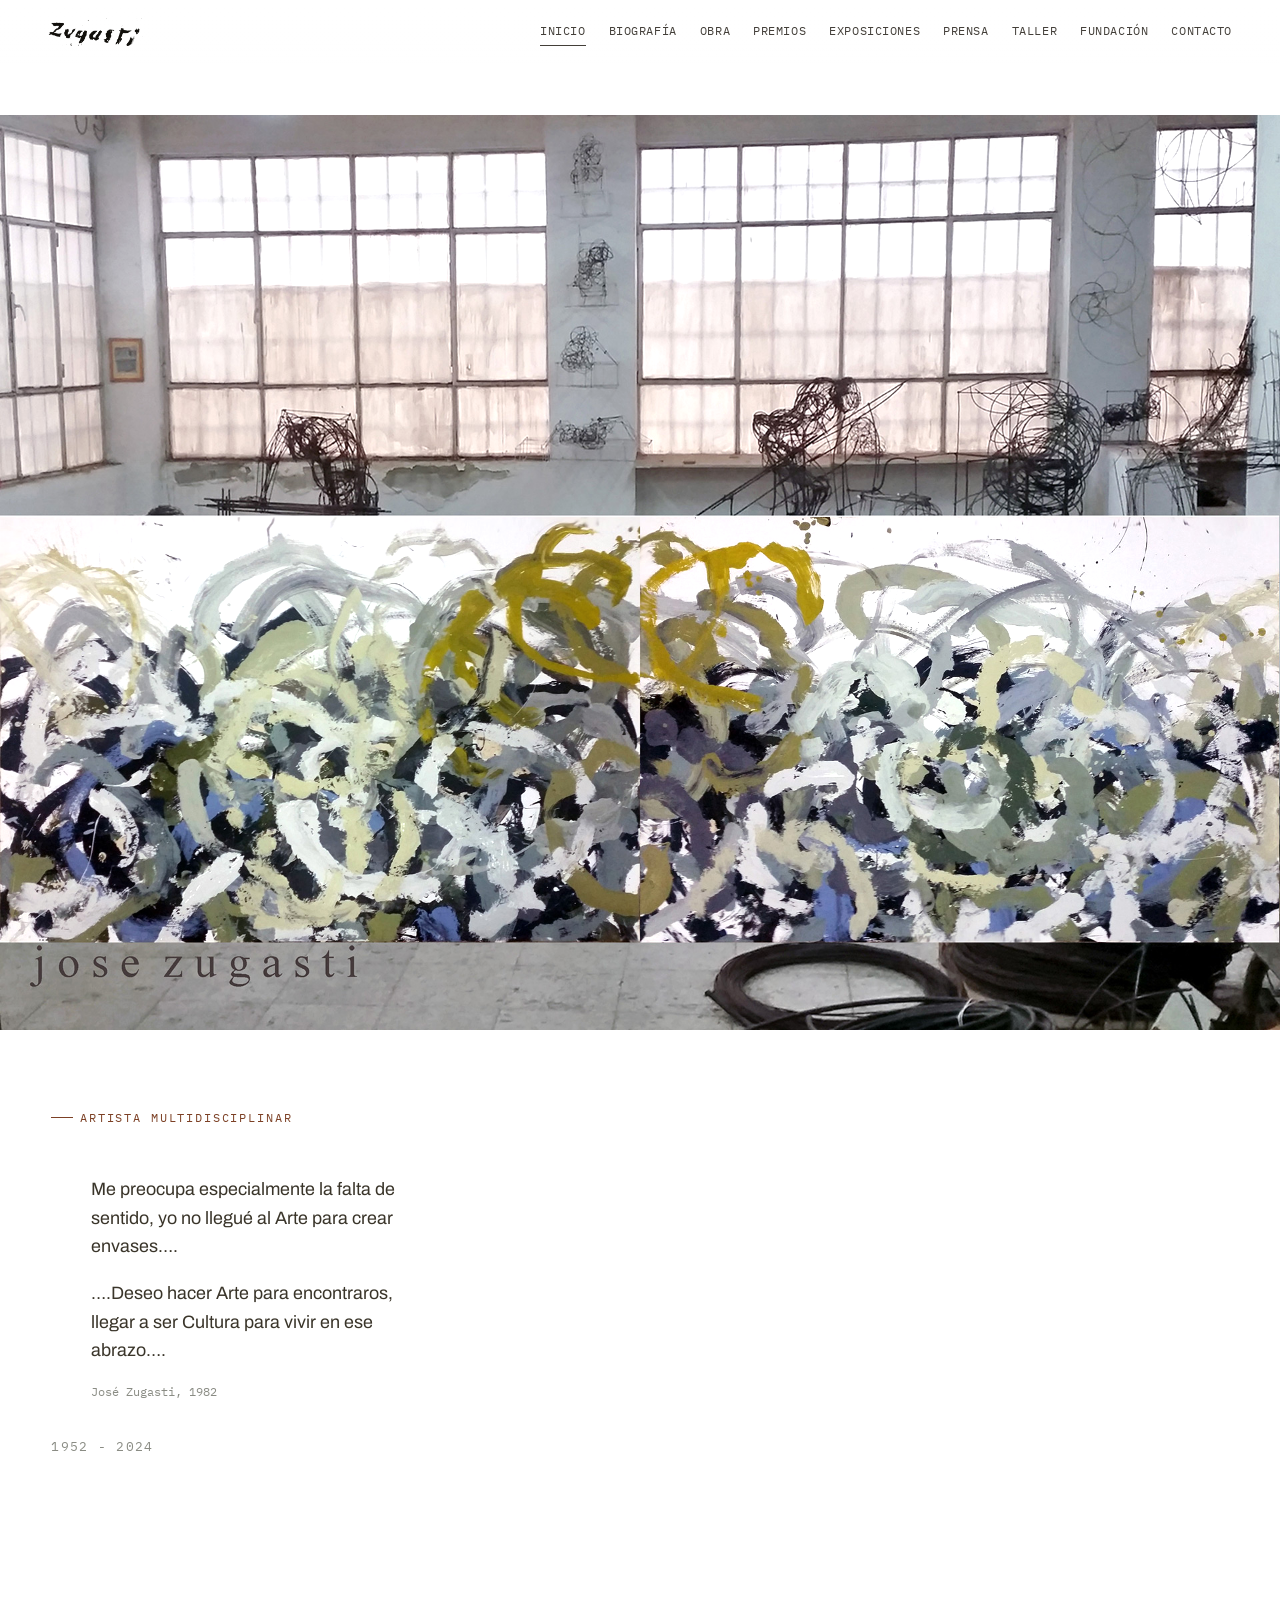
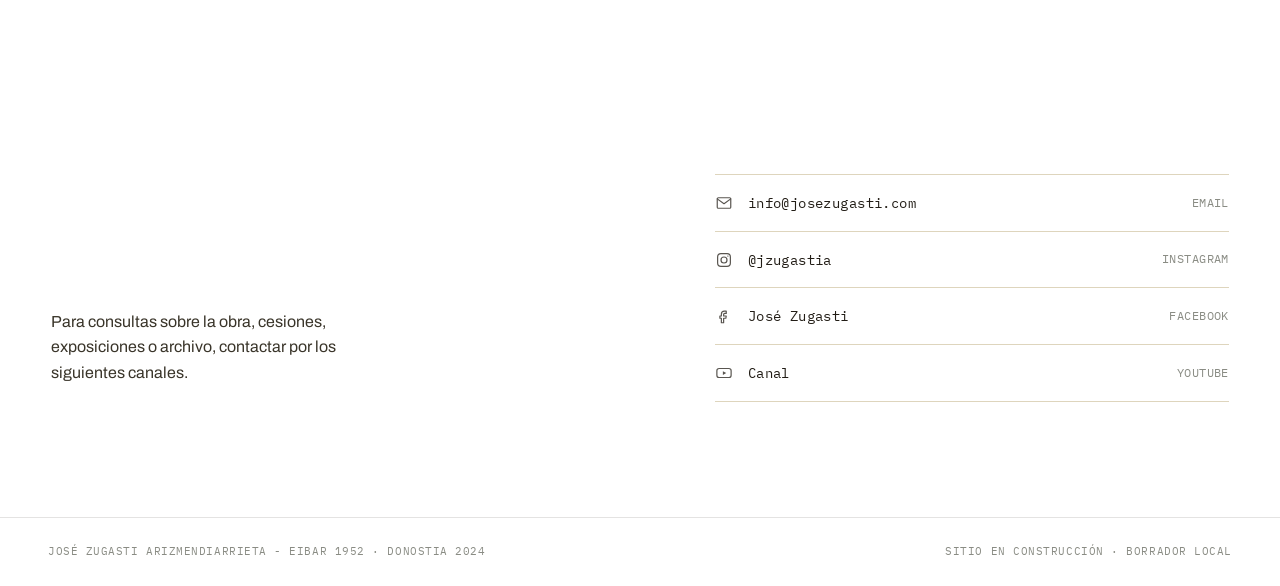
<file: index.html>
<!DOCTYPE html>
<html lang="es">
<head>
<meta charset="UTF-8">
<meta name="viewport" content="width=device-width, initial-scale=1.0">
<title>José Zugasti · Escultor</title>
<meta name="description" content="José Zugasti (Eibar, 1952 - Donostia-San Sebastián, 2024). Sitio público sobre su legado artístico.">
<link rel="preconnect" href="https://fonts.googleapis.com">
<link rel="preconnect" href="https://fonts.gstatic.com" crossorigin>
<link href="https://fonts.googleapis.com/css2?family=Fraunces:ital,opsz,wght@0,9..144,300;0,9..144,450;0,9..144,600;1,9..144,400;1,9..144,500&family=Archivo:wght@400;500;600&family=IBM+Plex+Mono:wght@400;500&display=swap" rel="stylesheet">
<link rel="stylesheet" href="assets/site.css">
</head>
<body>

<header class="site">
  <a href="index.html" class="mark">
    <img class="firma-mark" src="assets/img/firma-zugasti.png" alt="Firma de José Zugasti">
  </a>
  <div class="header-actions">
    <nav class="links" id="navLinks">
      <a href="index.html" class="is-active">Inicio</a>
      <a href="biografia.html">Biografía</a>
      <a href="obra.html">Obra</a>
      <a href="premios.html">Premios</a>
      <a href="exposiciones.html">Exposiciones</a>
      <a href="prensa.html">Prensa</a>
      <a href="taller.html">Taller</a>
      <a href="fundacion.html">Fundación</a>
      <a href="#contacto">Contacto</a>
    </nav>
    <button class="nav-toggle" id="navToggle" aria-label="Abrir menú">MENU</button>
  </div>
</header>

<section class="hero" id="top">
  <img class="hero-visual" src="assets/img/portada.jpg" alt="Obra de José Zugasti" loading="eager" decoding="async">
  <div class="wrap hero-copy">
    <div class="eyebrow hero-eyebrow">Artista multidisciplinar</div>
    <blockquote class="tagline poem">
      <p>Me preocupa especialmente la falta de sentido, yo no llegué al Arte para crear envases….</p>
      <p>….Deseo hacer Arte para encontraros, llegar a ser Cultura para vivir en ese abrazo….</p>
      <footer>José Zugasti, 1982</footer>
    </blockquote>
    <div class="years">1952 - 2024</div>
  </div>
</section>

<section class="contacto reveal" id="contacto">
  <div class="wrap">
    <div>
      <p class="lead-line">Para consultas sobre la obra, cesiones, exposiciones o archivo, contactar por los siguientes canales.</p>
    </div>
    <div class="social">
      <a href="mailto:info@josezugasti.com"><span class="s-left"><svg class="ico" viewBox="0 0 24 24" fill="none" stroke="currentColor" stroke-width="1.6" stroke-linecap="round" stroke-linejoin="round"><rect x="3" y="5" width="18" height="14" rx="1.5"/><path d="M3 6.5 12 13 21 6.5"/></svg>info@josezugasti.com</span> <span class="small">EMAIL</span></a>
      <a href="https://www.instagram.com/jzugastia/" target="_blank" rel="noopener"><span class="s-left"><svg class="ico" viewBox="0 0 24 24" fill="none" stroke="currentColor" stroke-width="1.6" stroke-linecap="round" stroke-linejoin="round"><rect x="3.5" y="3.5" width="17" height="17" rx="4.5"/><circle cx="12" cy="12" r="4"/><circle cx="17.2" cy="6.8" r="0.9" fill="currentColor" stroke="none"/></svg>@jzugastia</span> <span class="small">INSTAGRAM</span></a>
      <a href="https://www.facebook.com/jose.zugasti.9/" target="_blank" rel="noopener"><span class="s-left"><svg class="ico" viewBox="0 0 24 24" fill="none" stroke="currentColor" stroke-width="1.6" stroke-linecap="round" stroke-linejoin="round"><path d="M15 8.5h-2a1.5 1.5 0 0 0-1.5 1.5v2H15l-.5 3H11.5v6h-3v-6H6.5v-3h2V9.5A4 4 0 0 1 12.5 5.5H15z"/></svg>José Zugasti</span> <span class="small">FACEBOOK</span></a>
      <a href="http://www.youtube.com/channel/UCeoMvnB5boapN6mfcv-W1tw" target="_blank" rel="noopener"><span class="s-left"><svg class="ico" viewBox="0 0 24 24" fill="none" stroke="currentColor" stroke-width="1.6" stroke-linecap="round" stroke-linejoin="round"><rect x="2.5" y="6" width="19" height="12" rx="3"/><path d="M10.5 9.5 15 12l-4.5 2.5z" fill="currentColor" stroke="none"/></svg>Canal</span> <span class="small">YOUTUBE</span></a>
    </div>
  </div>
</section>

<footer class="credit">
  <span>JOSÉ ZUGASTI ARIZMENDIARRIETA - EIBAR 1952 · DONOSTIA 2024</span>
  <span>SITIO EN CONSTRUCCIÓN · BORRADOR LOCAL</span>
</footer>

<script src="assets/site.js"></script>
</body>
</html>
</file>
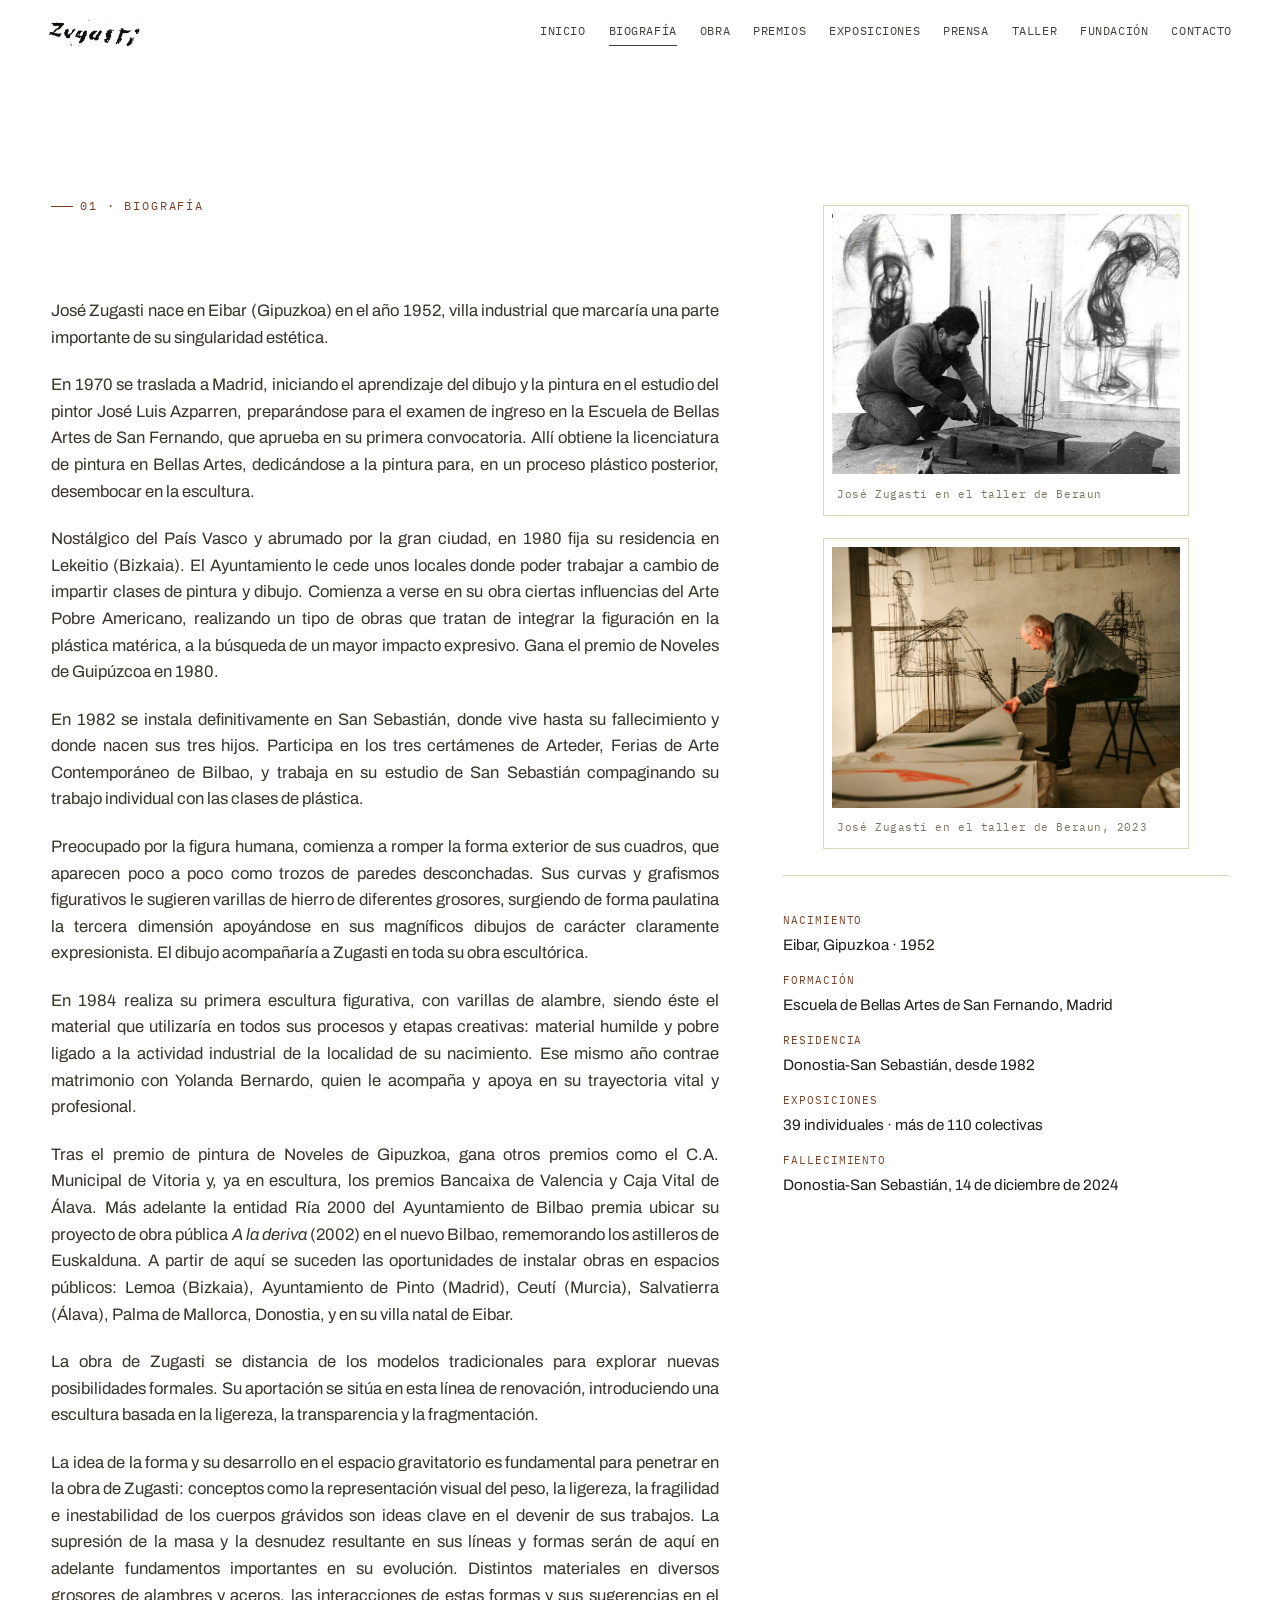
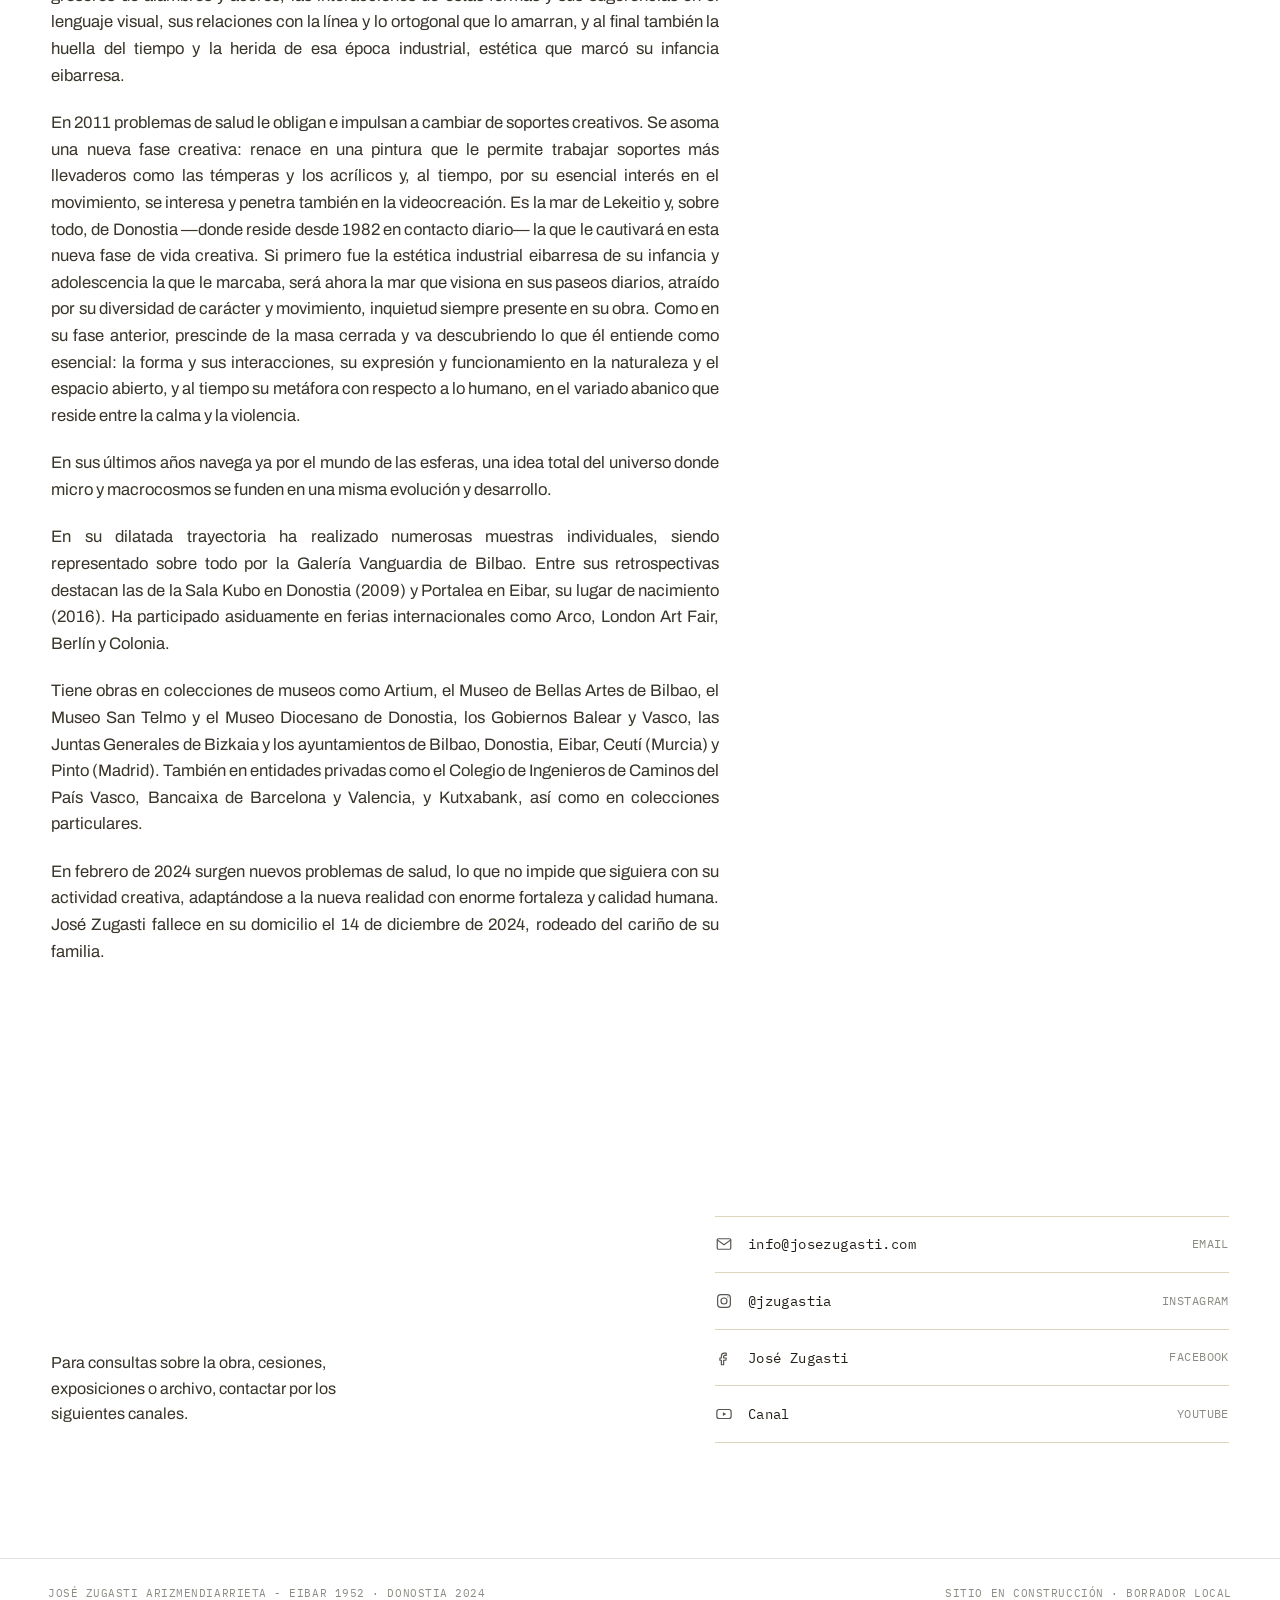
<file: biografia.html>
<!DOCTYPE html>
<html lang="es">
<head>
<meta charset="UTF-8">
<meta name="viewport" content="width=device-width, initial-scale=1.0">
<title>Biografía | José Zugasti</title>
<meta name="description" content="Biografía de José Zugasti Arizmendiarrieta, escultor (Eibar, 1952 - Donostia-San Sebastián, 2024).">
<link rel="preconnect" href="https://fonts.googleapis.com">
<link rel="preconnect" href="https://fonts.gstatic.com" crossorigin>
<link href="https://fonts.googleapis.com/css2?family=Fraunces:ital,opsz,wght@0,9..144,300;0,9..144,450;0,9..144,600;1,9..144,400;1,9..144,500&family=Archivo:wght@400;500;600&family=IBM+Plex+Mono:wght@400;500&display=swap" rel="stylesheet">
<link rel="stylesheet" href="assets/site.css">
</head>
<body>
<header class="site">
  <a href="index.html" class="mark">
    <img class="firma-mark" src="assets/img/firma-zugasti.png" alt="Firma de José Zugasti">
  </a>
  <nav class="links" id="navLinks">
    <a href="index.html">Inicio</a>
    <a href="biografia.html" class="is-active">Biografía</a>
    <a href="obra.html">Obra</a>
    <a href="premios.html">Premios</a>
    <a href="exposiciones.html">Exposiciones</a>
    <a href="prensa.html">Prensa</a>
    <a href="taller.html">Taller</a>
    <a href="fundacion.html">Fundación</a>
    <a href="#contacto">Contacto</a>
  </nav>
  <button class="nav-toggle" id="navToggle" aria-label="Abrir menú">MENU</button>
</header>

<main class="page-main">
  <section class="bio reveal">
    <div class="wrap grid">
      <div>
        <div class="section-head">
          <div class="eyebrow">01 · Biografía</div>
        </div>

        <p>José Zugasti nace en Eibar (Gipuzkoa) en el año 1952, villa industrial que marcaría una parte importante de su singularidad estética.</p>

        <p>En 1970 se traslada a Madrid, iniciando el aprendizaje del dibujo y la pintura en el estudio del pintor José Luis Azparren, preparándose para el examen de ingreso en la Escuela de Bellas Artes de San Fernando, que aprueba en su primera convocatoria. Allí obtiene la licenciatura de pintura en Bellas Artes, dedicándose a la pintura para, en un proceso plástico posterior, desembocar en la escultura.</p>

        <p>Nostálgico del País Vasco y abrumado por la gran ciudad, en 1980 fija su residencia en Lekeitio (Bizkaia). El Ayuntamiento le cede unos locales donde poder trabajar a cambio de impartir clases de pintura y dibujo. Comienza a verse en su obra ciertas influencias del Arte Pobre Americano, realizando un tipo de obras que tratan de integrar la figuración en la plástica matérica, a la búsqueda de un mayor impacto expresivo. Gana el premio de Noveles de Guipúzcoa en 1980.</p>

        <p>En 1982 se instala definitivamente en San Sebastián, donde vive hasta su fallecimiento y donde nacen sus tres hijos. Participa en los tres certámenes de Arteder, Ferias de Arte Contemporáneo de Bilbao, y trabaja en su estudio de San Sebastián compaginando su trabajo individual con las clases de plástica.</p>

        <p>Preocupado por la figura humana, comienza a romper la forma exterior de sus cuadros, que aparecen poco a poco como trozos de paredes desconchadas. Sus curvas y grafismos figurativos le sugieren varillas de hierro de diferentes grosores, surgiendo de forma paulatina la tercera dimensión apoyándose en sus magníficos dibujos de carácter claramente expresionista. El dibujo acompañaría a Zugasti en toda su obra escultórica.</p>

        <p>En 1984 realiza su primera escultura figurativa, con varillas de alambre, siendo éste el material que utilizaría en todos sus procesos y etapas creativas: material humilde y pobre ligado a la actividad industrial de la localidad de su nacimiento. Ese mismo año contrae matrimonio con Yolanda Bernardo, quien le acompaña y apoya en su trayectoria vital y profesional.</p>

        <p>Tras el premio de pintura de Noveles de Gipuzkoa, gana otros premios como el C.A. Municipal de Vitoria y, ya en escultura, los premios Bancaixa de Valencia y Caja Vital de Álava. Más adelante la entidad Ría 2000 del Ayuntamiento de Bilbao premia ubicar su proyecto de obra pública <em>A la deriva</em> (2002) en el nuevo Bilbao, rememorando los astilleros de Euskalduna. A partir de aquí se suceden las oportunidades de instalar obras en espacios públicos: Lemoa (Bizkaia), Ayuntamiento de Pinto (Madrid), Ceutí (Murcia), Salvatierra (Álava), Palma de Mallorca, Donostia, y en su villa natal de Eibar.</p>

        <p>La obra de Zugasti se distancia de los modelos tradicionales para explorar nuevas posibilidades formales. Su aportación se sitúa en esta línea de renovación, introduciendo una escultura basada en la ligereza, la transparencia y la fragmentación.</p>

        <p>La idea de la forma y su desarrollo en el espacio gravitatorio es fundamental para penetrar en la obra de Zugasti: conceptos como la representación visual del peso, la ligereza, la fragilidad e inestabilidad de los cuerpos grávidos son ideas clave en el devenir de sus trabajos. La supresión de la masa y la desnudez resultante en sus líneas y formas serán de aquí en adelante fundamentos importantes en su evolución. Distintos materiales en diversos grosores de alambres y aceros, las interacciones de estas formas y sus sugerencias en el lenguaje visual, sus relaciones con la línea y lo ortogonal que lo amarran, y al final también la huella del tiempo y la herida de esa época industrial, estética que marcó su infancia eibarresa.</p>

        <p>En 2011 problemas de salud le obligan e impulsan a cambiar de soportes creativos. Se asoma una nueva fase creativa: renace en una pintura que le permite trabajar soportes más llevaderos como las témperas y los acrílicos y, al tiempo, por su esencial interés en el movimiento, se interesa y penetra también en la videocreación. Es la mar de Lekeitio y, sobre todo, de Donostia —donde reside desde 1982 en contacto diario— la que le cautivará en esta nueva fase de vida creativa. Si primero fue la estética industrial eibarresa de su infancia y adolescencia la que le marcaba, será ahora la mar que visiona en sus paseos diarios, atraído por su diversidad de carácter y movimiento, inquietud siempre presente en su obra. Como en su fase anterior, prescinde de la masa cerrada y va descubriendo lo que él entiende como esencial: la forma y sus interacciones, su expresión y funcionamiento en la naturaleza y el espacio abierto, y al tiempo su metáfora con respecto a lo humano, en el variado abanico que reside entre la calma y la violencia.</p>

        <p>En sus últimos años navega ya por el mundo de las esferas, una idea total del universo donde micro y macrocosmos se funden en una misma evolución y desarrollo.</p>

        <p>En su dilatada trayectoria ha realizado numerosas muestras individuales, siendo representado sobre todo por la Galería Vanguardia de Bilbao. Entre sus retrospectivas destacan las de la Sala Kubo en Donostia (2009) y Portalea en Eibar, su lugar de nacimiento (2016). Ha participado asiduamente en ferias internacionales como Arco, London Art Fair, Berlín y Colonia.</p>

        <p>Tiene obras en colecciones de museos como Artium, el Museo de Bellas Artes de Bilbao, el Museo San Telmo y el Museo Diocesano de Donostia, los Gobiernos Balear y Vasco, las Juntas Generales de Bizkaia y los ayuntamientos de Bilbao, Donostia, Eibar, Ceutí (Murcia) y Pinto (Madrid). También en entidades privadas como el Colegio de Ingenieros de Caminos del País Vasco, Bancaixa de Barcelona y Valencia, y Kutxabank, así como en colecciones particulares.</p>

        <p>En febrero de 2024 surgen nuevos problemas de salud, lo que no impide que siguiera con su actividad creativa, adaptándose a la nueva realidad con enorme fortaleza y calidad humana. José Zugasti fallece en su domicilio el 14 de diciembre de 2024, rodeado del cariño de su familia.</p>
      </div>

      <aside class="bio-side">
        <figure class="portrait">
          <img src="assets/img/retrato.jpg" alt="José Zugasti en el taller de Beraun" loading="lazy" decoding="async">
          <figcaption>José Zugasti en el taller de Beraun</figcaption>
        </figure>
        <figure class="portrait" style="margin-top:1.4rem;">
          <img src="assets/img/retrato-estudio.jpg" alt="José Zugasti en el taller de Beraun, 2023" loading="lazy" decoding="async">
          <figcaption>José Zugasti en el taller de Beraun, 2023</figcaption>
        </figure>
        <dl class="facts">
          <dt>Nacimiento</dt>
          <dd>Eibar, Gipuzkoa · 1952</dd>
          <dt>Formación</dt>
          <dd>Escuela de Bellas Artes de San Fernando, Madrid</dd>
          <dt>Residencia</dt>
          <dd>Donostia-San Sebastián, desde 1982</dd>
          <dt>Exposiciones</dt>
          <dd>39 individuales · más de 110 colectivas</dd>
          <dt>Fallecimiento</dt>
          <dd>Donostia-San Sebastián, 14 de diciembre de 2024</dd>
        </dl>
      </aside>
    </div>
  </section>
</main>

<section class="contacto reveal" id="contacto">
  <div class="wrap">
    <div>
      <p class="lead-line">Para consultas sobre la obra, cesiones, exposiciones o archivo, contactar por los siguientes canales.</p>
    </div>
    <div class="social">
      <a href="mailto:info@josezugasti.com"><span class="s-left"><svg class="ico" viewBox="0 0 24 24" fill="none" stroke="currentColor" stroke-width="1.6" stroke-linecap="round" stroke-linejoin="round"><rect x="3" y="5" width="18" height="14" rx="1.5"/><path d="M3 6.5 12 13 21 6.5"/></svg>info@josezugasti.com</span> <span class="small">EMAIL</span></a>
      <a href="https://www.instagram.com/jzugastia/" target="_blank" rel="noopener"><span class="s-left"><svg class="ico" viewBox="0 0 24 24" fill="none" stroke="currentColor" stroke-width="1.6" stroke-linecap="round" stroke-linejoin="round"><rect x="3.5" y="3.5" width="17" height="17" rx="4.5"/><circle cx="12" cy="12" r="4"/><circle cx="17.2" cy="6.8" r="0.9" fill="currentColor" stroke="none"/></svg>@jzugastia</span> <span class="small">INSTAGRAM</span></a>
      <a href="https://www.facebook.com/jose.zugasti.9/" target="_blank" rel="noopener"><span class="s-left"><svg class="ico" viewBox="0 0 24 24" fill="none" stroke="currentColor" stroke-width="1.6" stroke-linecap="round" stroke-linejoin="round"><path d="M15 8.5h-2a1.5 1.5 0 0 0-1.5 1.5v2H15l-.5 3H11.5v6h-3v-6H6.5v-3h2V9.5A4 4 0 0 1 12.5 5.5H15z"/></svg>José Zugasti</span> <span class="small">FACEBOOK</span></a>
      <a href="http://www.youtube.com/channel/UCeoMvnB5boapN6mfcv-W1tw" target="_blank" rel="noopener"><span class="s-left"><svg class="ico" viewBox="0 0 24 24" fill="none" stroke="currentColor" stroke-width="1.6" stroke-linecap="round" stroke-linejoin="round"><rect x="2.5" y="6" width="19" height="12" rx="3"/><path d="M10.5 9.5 15 12l-4.5 2.5z" fill="currentColor" stroke="none"/></svg>Canal</span> <span class="small">YOUTUBE</span></a>
    </div>
  </div>
</section>

<footer class="credit">
  <span>JOSÉ ZUGASTI ARIZMENDIARRIETA - EIBAR 1952 · DONOSTIA 2024</span>
  <span>SITIO EN CONSTRUCCIÓN · BORRADOR LOCAL</span>
</footer>

<script src="assets/site.js"></script>
</body>
</html>
</file>
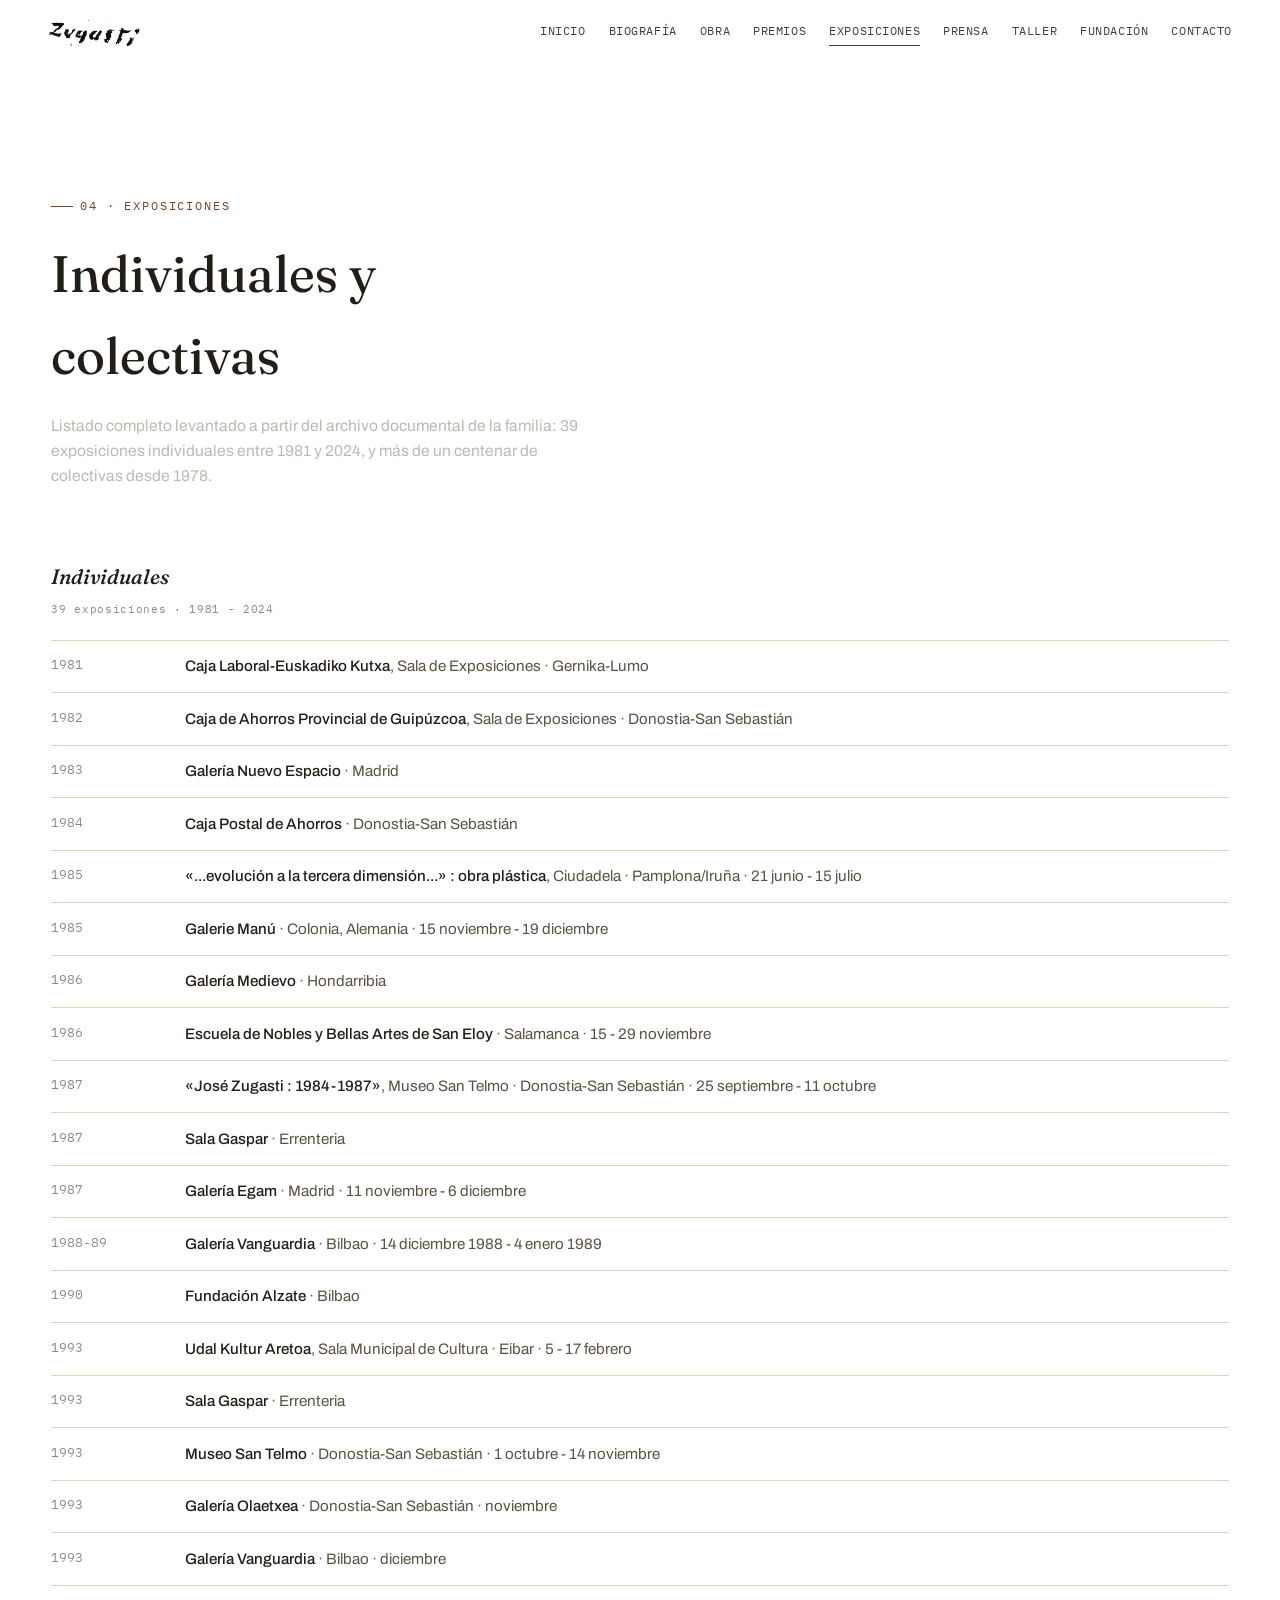
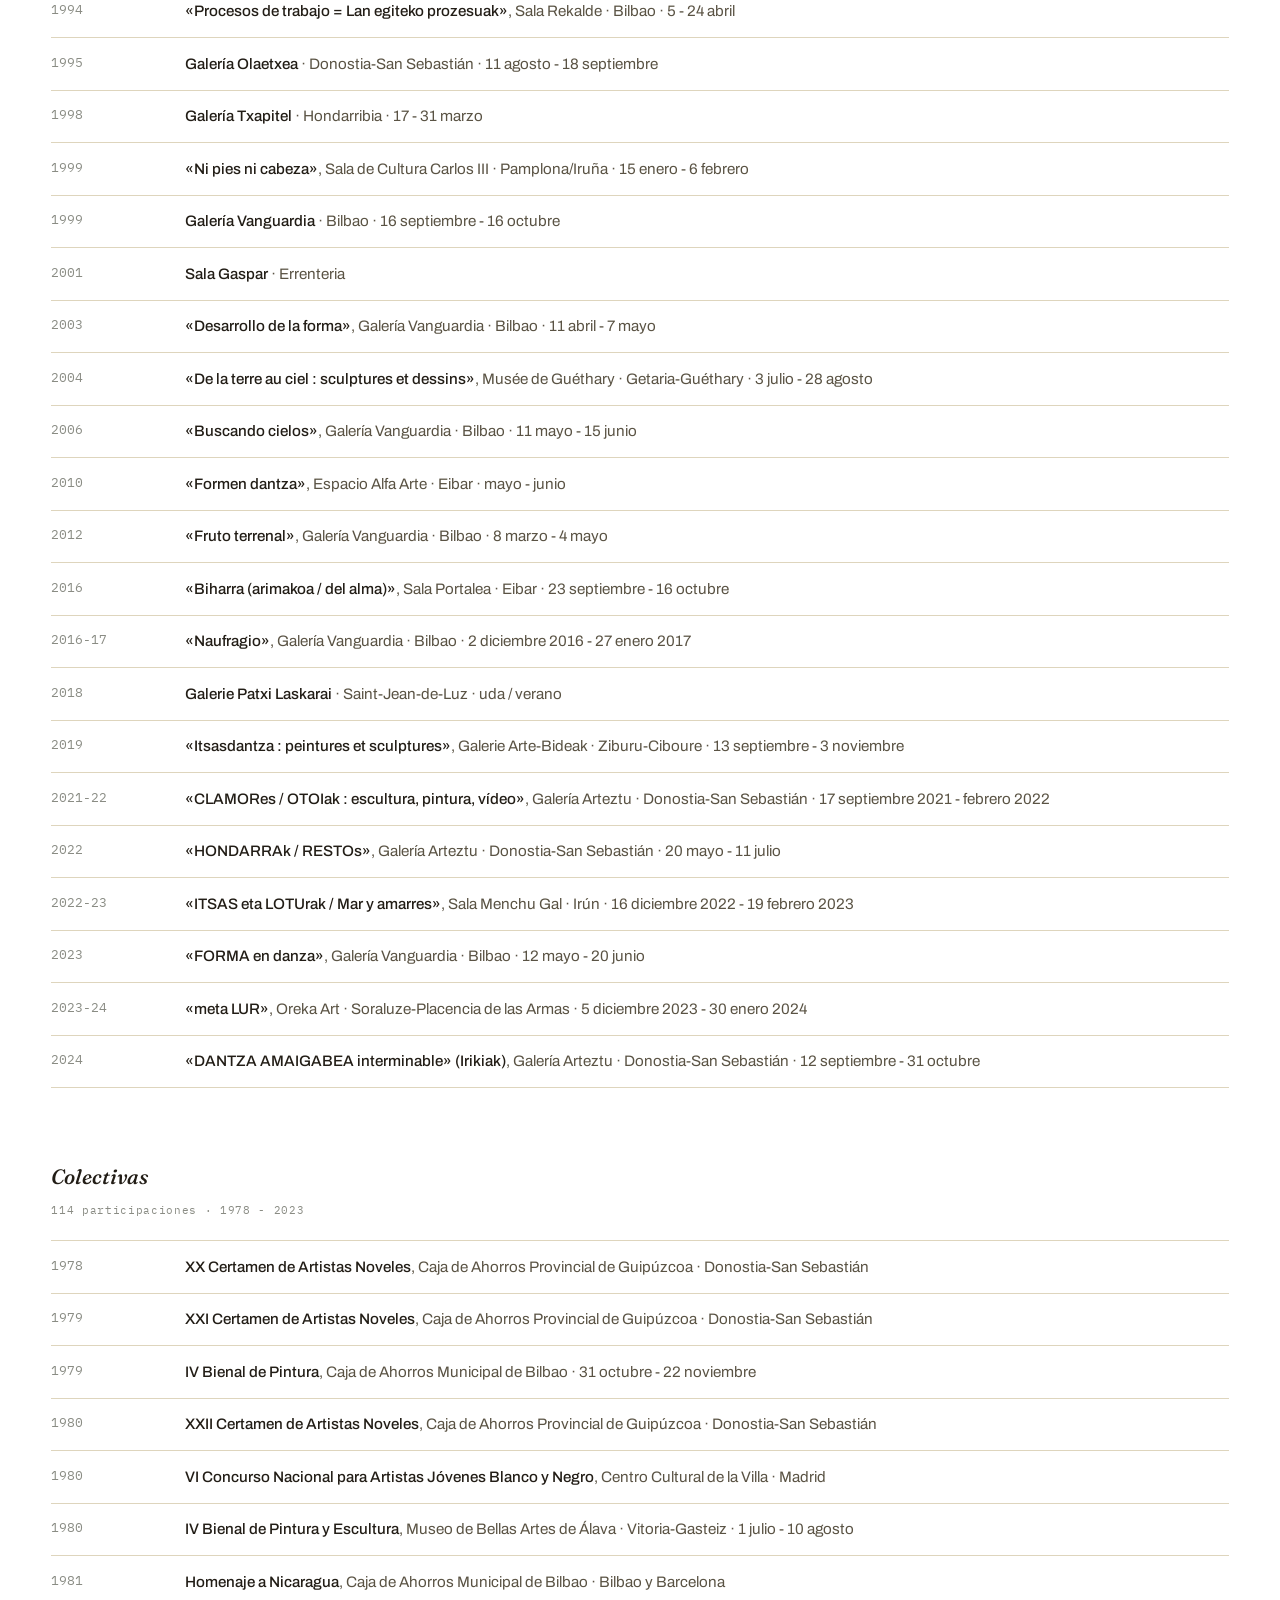
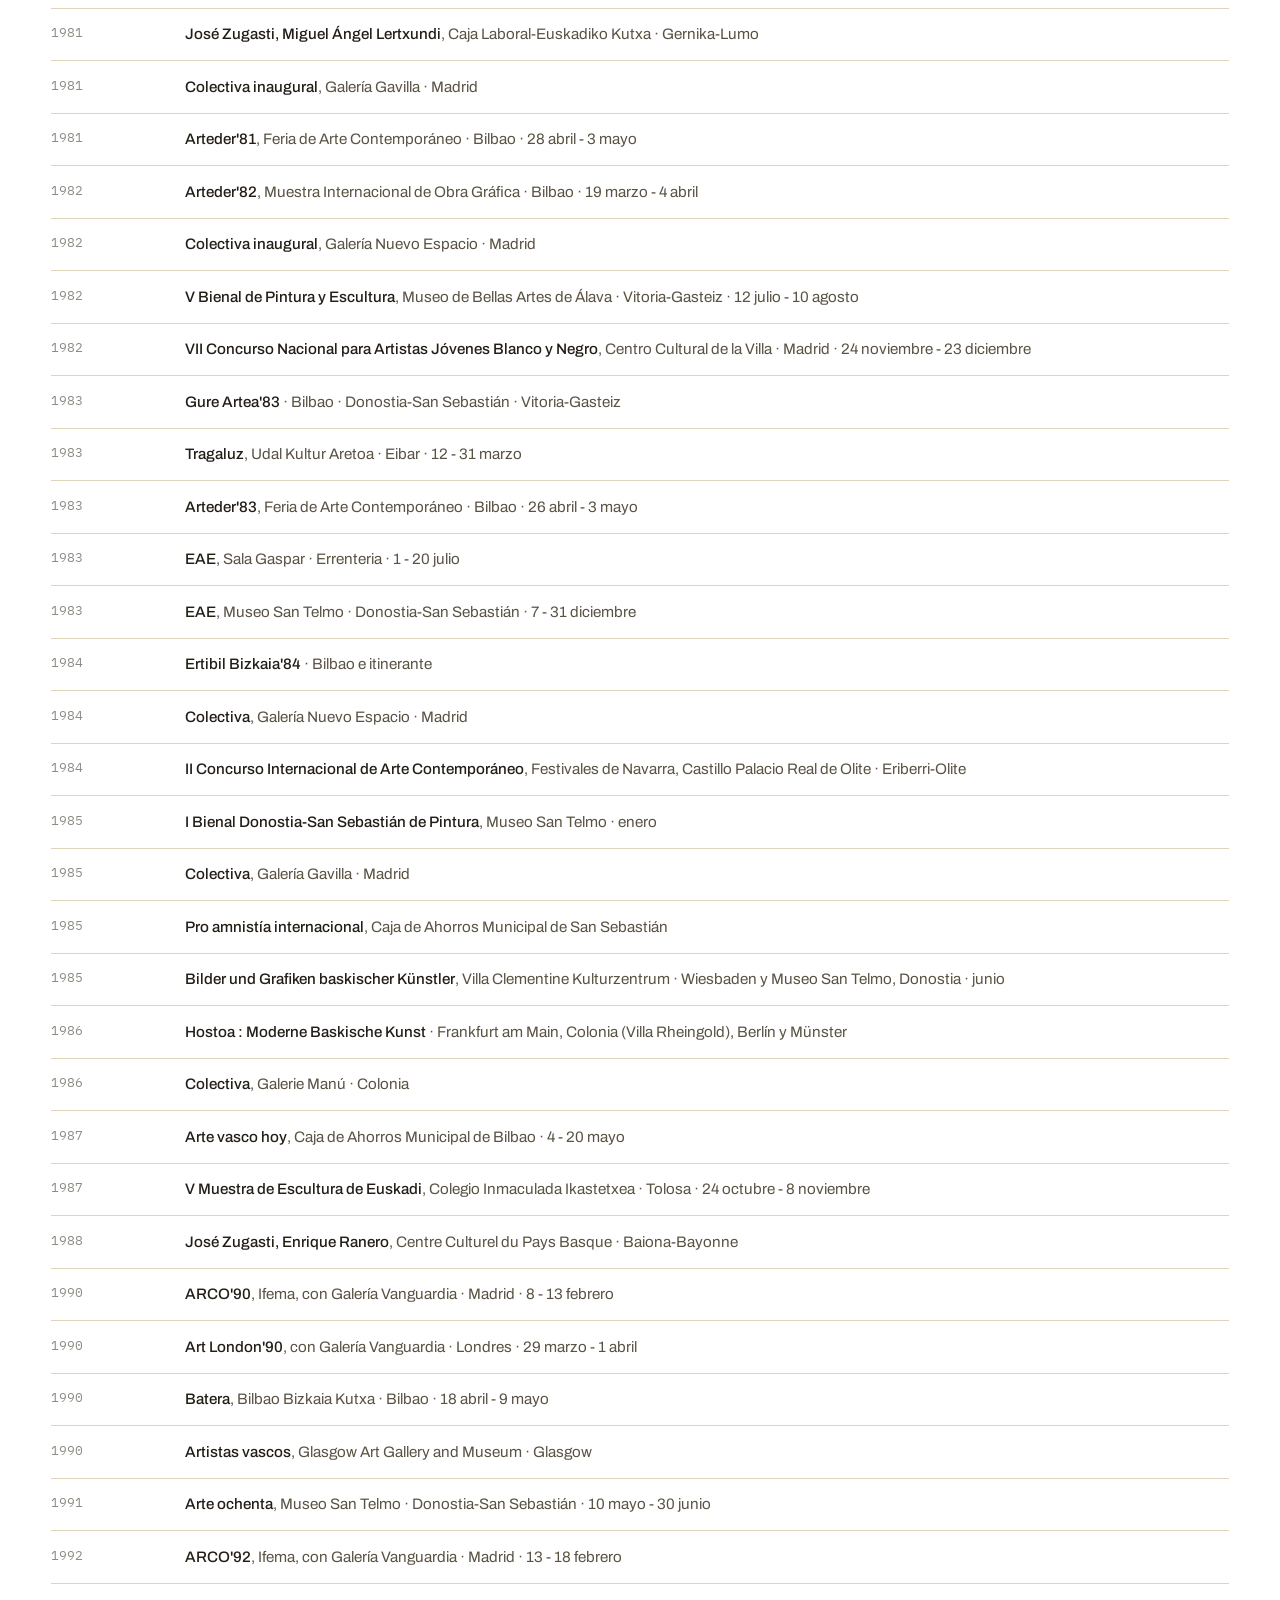
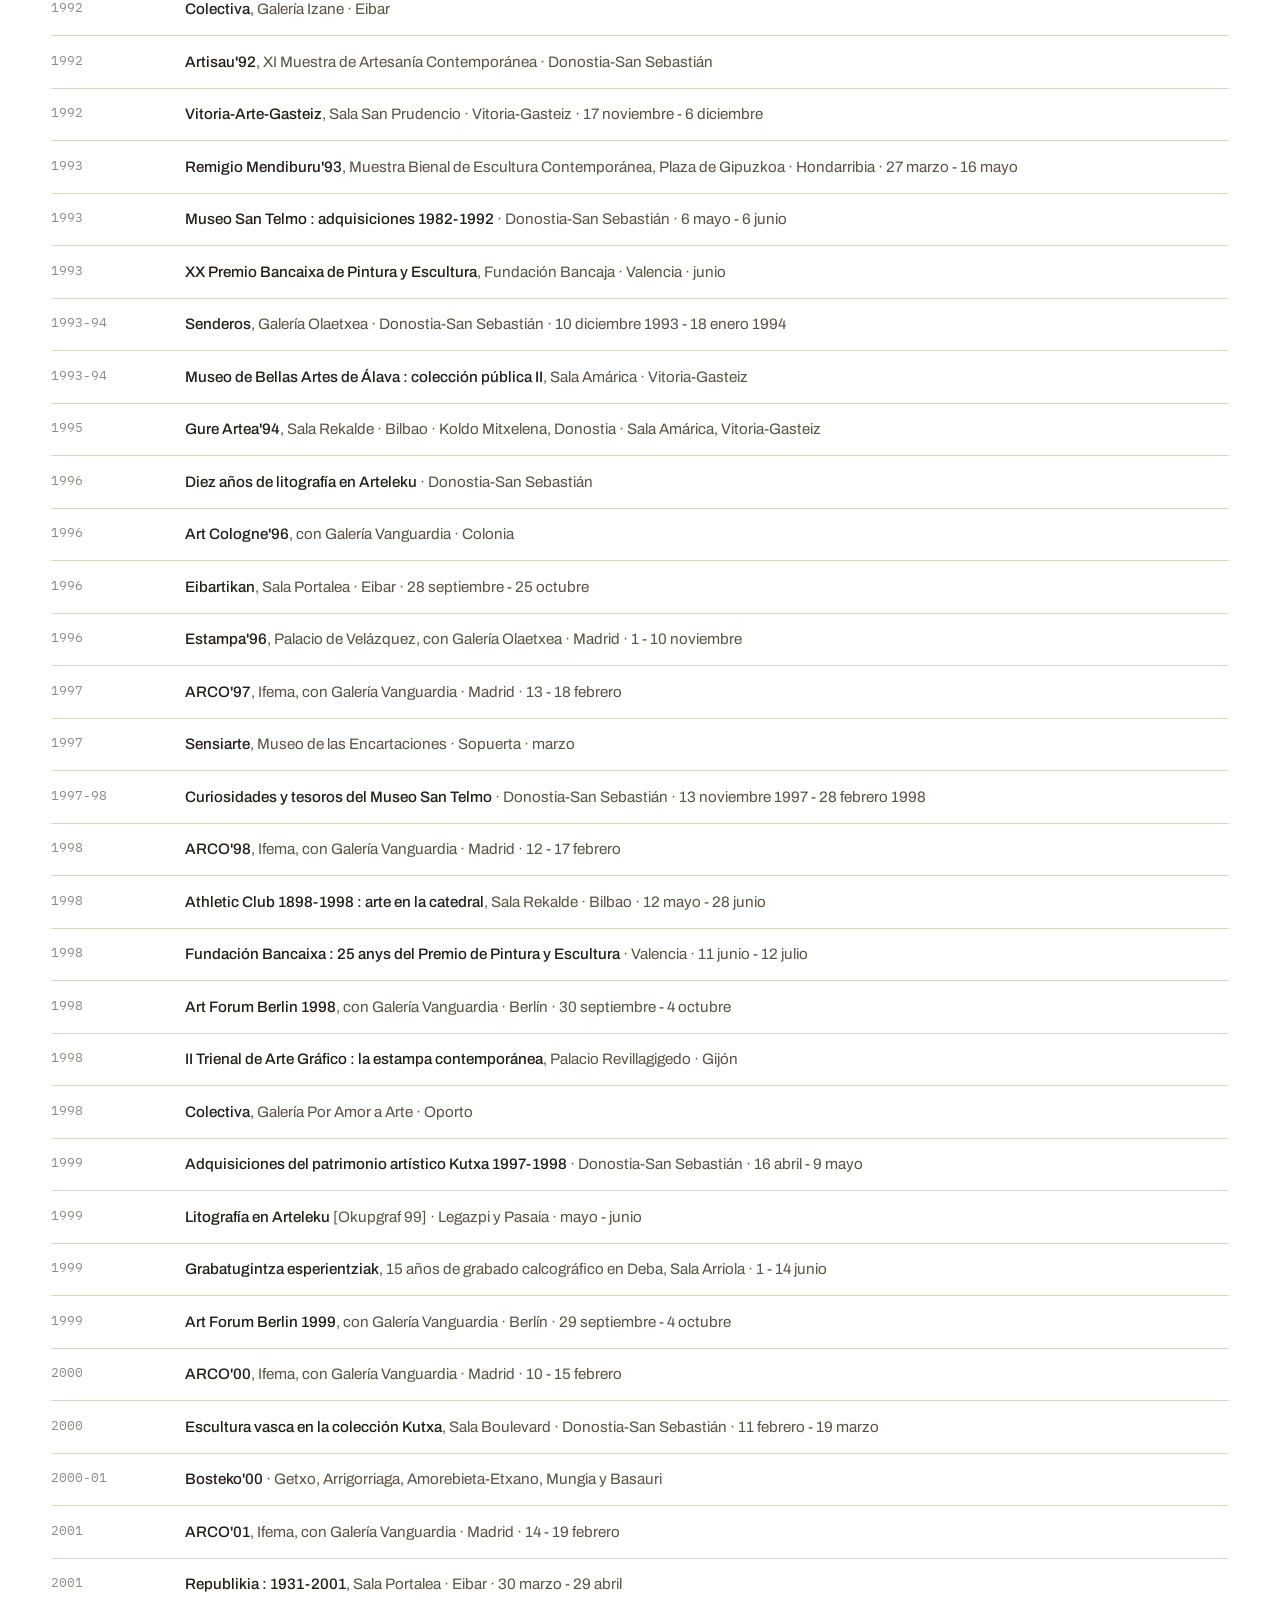
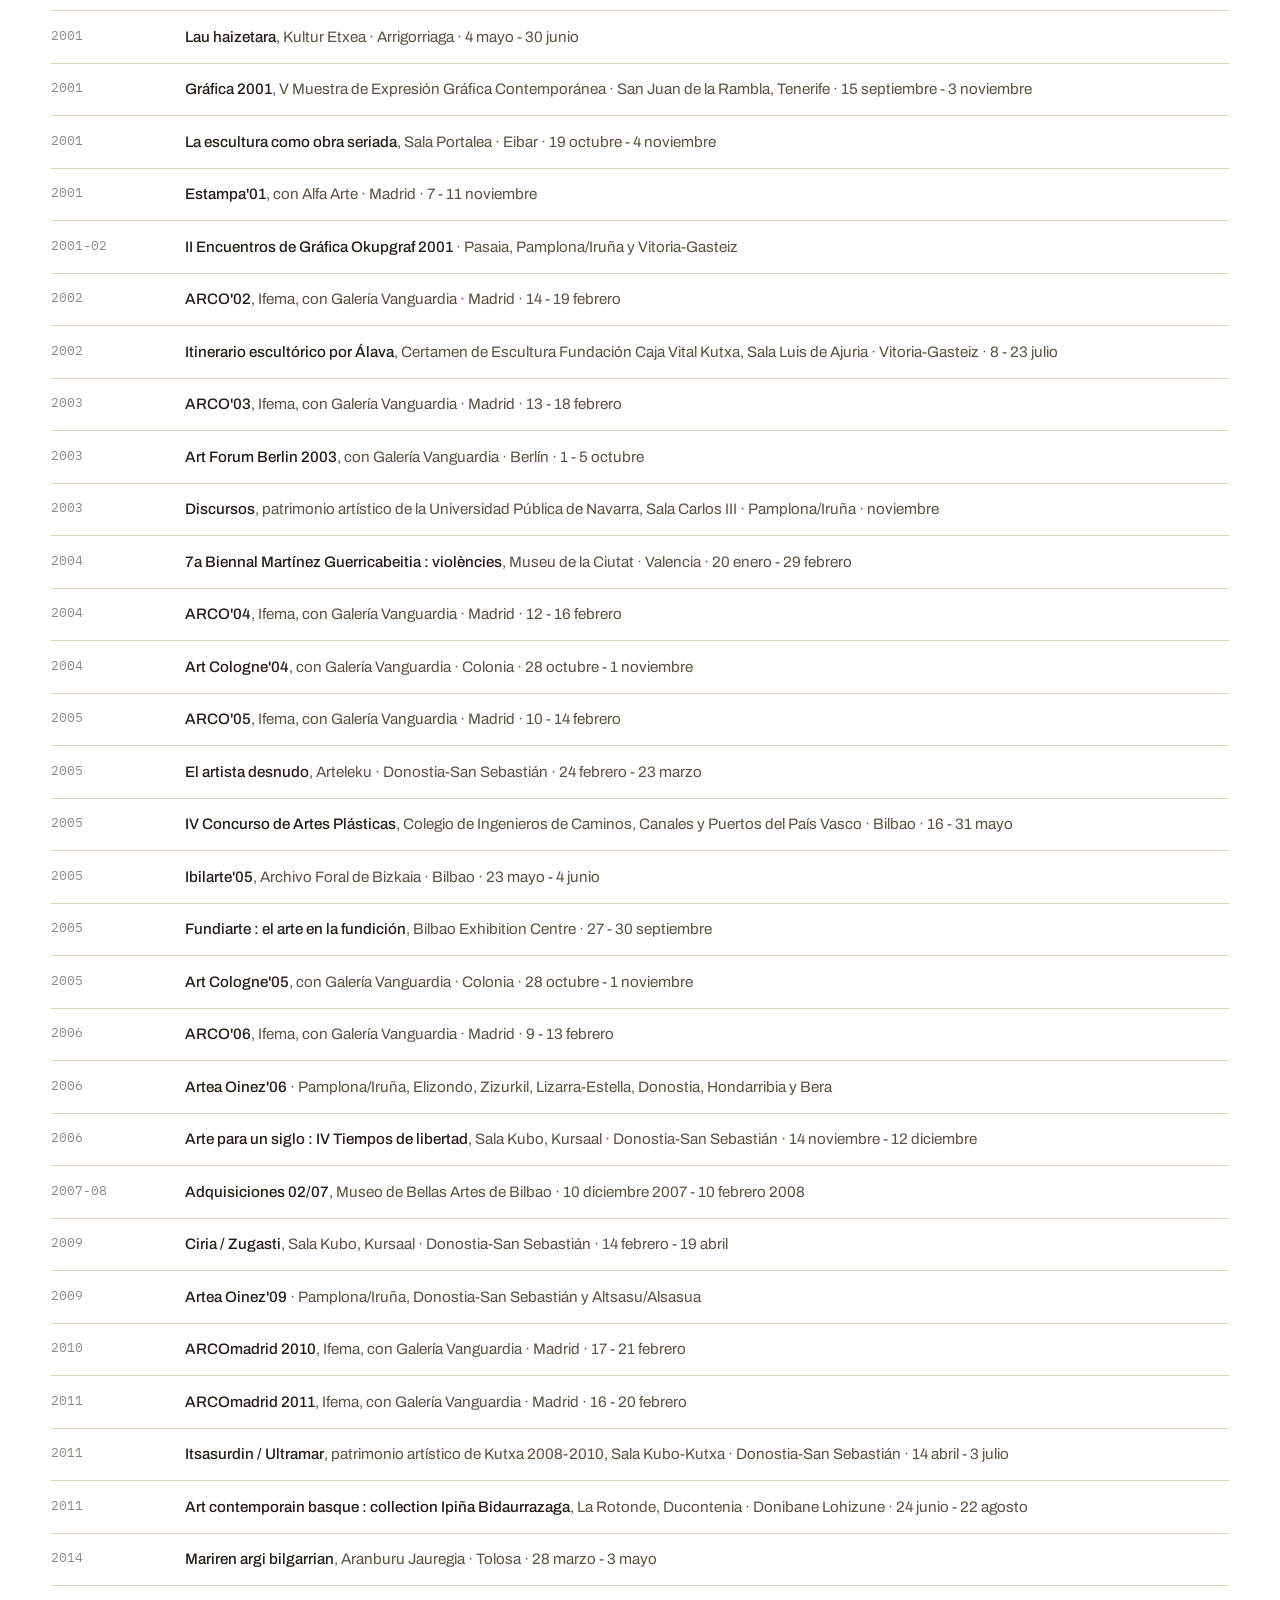
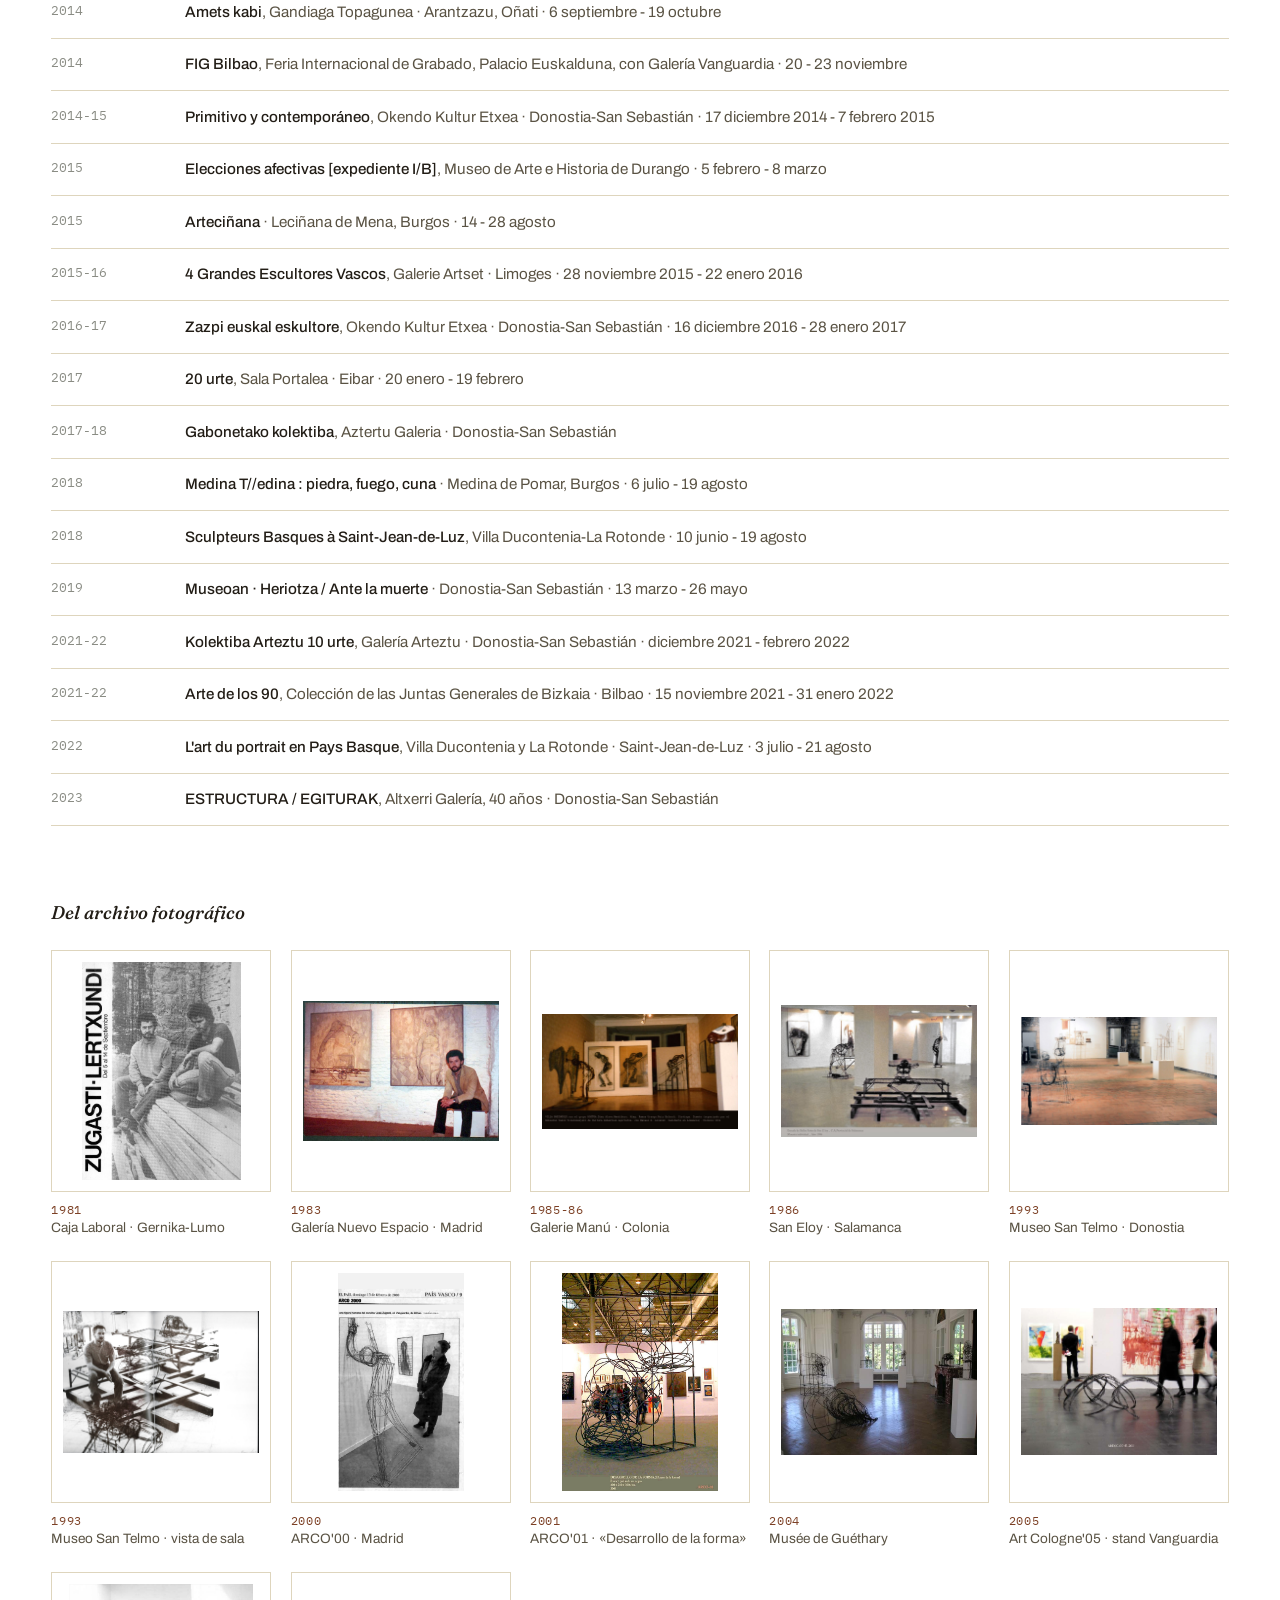
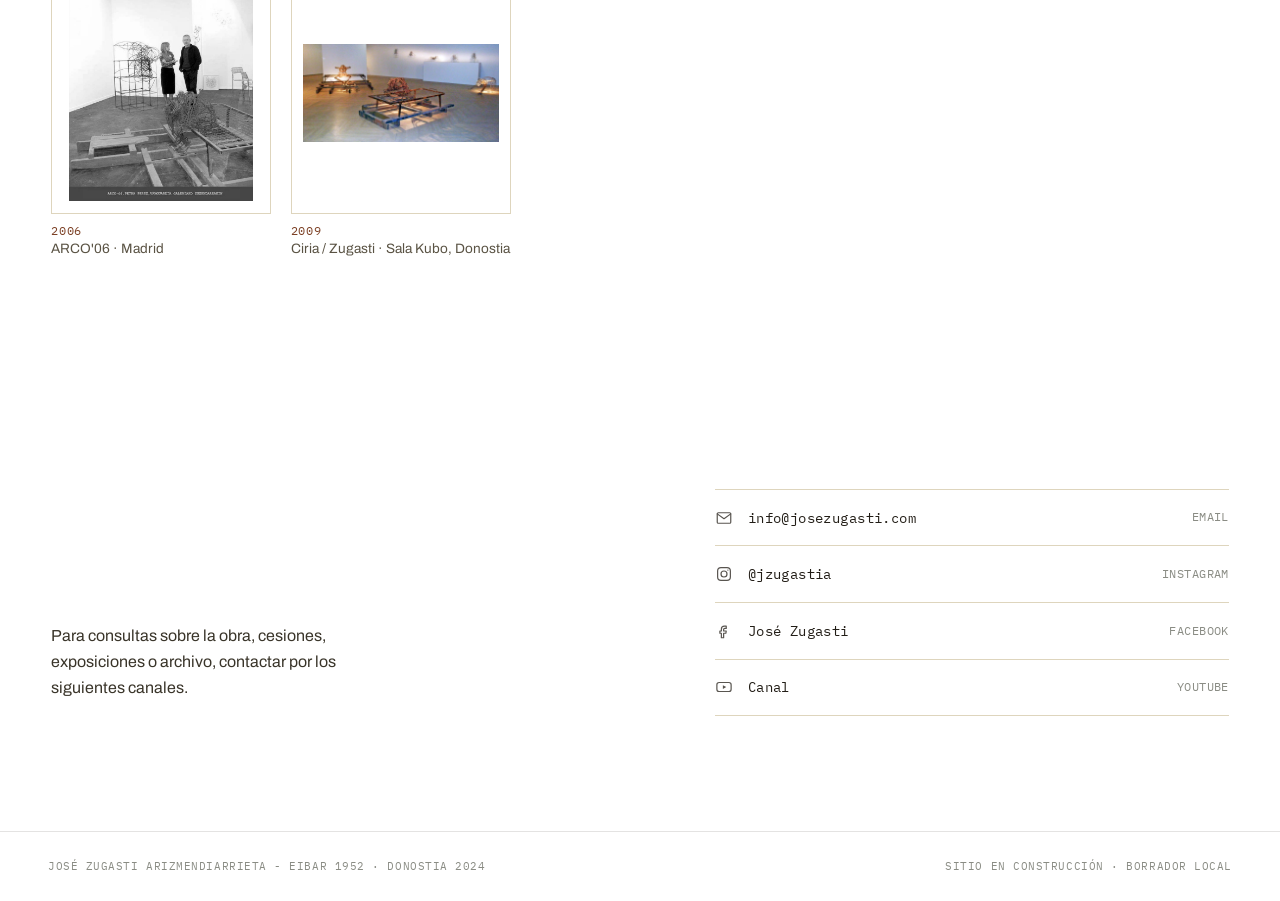
<file: exposiciones.html>
<!DOCTYPE html>
<html lang="es">
<head>
<meta charset="UTF-8">
<meta name="viewport" content="width=device-width, initial-scale=1.0">
<title>Exposiciones | José Zugasti</title>
<meta name="description" content="Listado completo de exposiciones individuales y colectivas de José Zugasti, 1978-2024.">
<link rel="preconnect" href="https://fonts.googleapis.com">
<link rel="preconnect" href="https://fonts.gstatic.com" crossorigin>
<link href="https://fonts.googleapis.com/css2?family=Fraunces:ital,opsz,wght@0,9..144,300;0,9..144,450;0,9..144,600;1,9..144,400;1,9..144,500&family=Archivo:wght@400;500;600&family=IBM+Plex+Mono:wght@400;500&display=swap" rel="stylesheet">
<link rel="stylesheet" href="assets/site.css">
</head>
<body>
<header class="site">
  <a href="index.html" class="mark">
    <img class="firma-mark" src="assets/img/firma-zugasti.png" alt="Firma de José Zugasti">
  </a>
  <nav class="links" id="navLinks">
    <a href="index.html">Inicio</a>
    <a href="biografia.html">Biografía</a>
    <a href="obra.html">Obra</a>
    <a href="premios.html">Premios</a>
    <a href="exposiciones.html" class="is-active">Exposiciones</a>
    <a href="prensa.html">Prensa</a>
    <a href="taller.html">Taller</a>
    <a href="fundacion.html">Fundación</a>
    <a href="#contacto">Contacto</a>
  </nav>
  <button class="nav-toggle" id="navToggle" aria-label="Abrir menú">MENU</button>
</header>

<main class="page-main">
  <section class="expos reveal">
    <div class="wrap">
      <div class="section-head">
        <div class="eyebrow">04 · Exposiciones</div>
        <h2>Individuales y colectivas</h2>
        <p style="color:var(--wire); font-size:0.98rem;">Listado completo levantado a partir del archivo documental de la familia: 39 exposiciones individuales entre 1981 y 2024, y más de un centenar de colectivas desde 1978.</p>
      </div>

      <!-- ============ INDIVIDUALES ============ -->
      <div class="expo-block">
        <h3>Individuales</h3>
        <p class="note">39 exposiciones · 1981 - 2024</p>
        <ul class="expo-list">
          <li><span class="y">1981</span><span class="p"><b>Caja Laboral-Euskadiko Kutxa</b>, Sala de Exposiciones · Gernika-Lumo</span></li>
          <li><span class="y">1982</span><span class="p"><b>Caja de Ahorros Provincial de Guipúzcoa</b>, Sala de Exposiciones · Donostia-San Sebastián</span></li>
          <li><span class="y">1983</span><span class="p"><b>Galería Nuevo Espacio</b> · Madrid</span></li>
          <li><span class="y">1984</span><span class="p"><b>Caja Postal de Ahorros</b> · Donostia-San Sebastián</span></li>
          <li><span class="y">1985</span><span class="p"><b>«...evolución a la tercera dimensión...» : obra plástica</b>, Ciudadela · Pamplona/Iruña · 21 junio - 15 julio</span></li>
          <li><span class="y">1985</span><span class="p"><b>Galerie Manú</b> · Colonia, Alemania · 15 noviembre - 19 diciembre</span></li>
          <li><span class="y">1986</span><span class="p"><b>Galería Medievo</b> · Hondarribia</span></li>
          <li><span class="y">1986</span><span class="p"><b>Escuela de Nobles y Bellas Artes de San Eloy</b> · Salamanca · 15 - 29 noviembre</span></li>
          <li><span class="y">1987</span><span class="p"><b>«José Zugasti : 1984-1987»</b>, Museo San Telmo · Donostia-San Sebastián · 25 septiembre - 11 octubre</span></li>
          <li><span class="y">1987</span><span class="p"><b>Sala Gaspar</b> · Errenteria</span></li>
          <li><span class="y">1987</span><span class="p"><b>Galería Egam</b> · Madrid · 11 noviembre - 6 diciembre</span></li>
          <li><span class="y">1988-89</span><span class="p"><b>Galería Vanguardia</b> · Bilbao · 14 diciembre 1988 - 4 enero 1989</span></li>
          <li><span class="y">1990</span><span class="p"><b>Fundación Alzate</b> · Bilbao</span></li>
          <li><span class="y">1993</span><span class="p"><b>Udal Kultur Aretoa</b>, Sala Municipal de Cultura · Eibar · 5 - 17 febrero</span></li>
          <li><span class="y">1993</span><span class="p"><b>Sala Gaspar</b> · Errenteria</span></li>
          <li><span class="y">1993</span><span class="p"><b>Museo San Telmo</b> · Donostia-San Sebastián · 1 octubre - 14 noviembre</span></li>
          <li><span class="y">1993</span><span class="p"><b>Galería Olaetxea</b> · Donostia-San Sebastián · noviembre</span></li>
          <li><span class="y">1993</span><span class="p"><b>Galería Vanguardia</b> · Bilbao · diciembre</span></li>
          <li><span class="y">1994</span><span class="p"><b>«Procesos de trabajo = Lan egiteko prozesuak»</b>, Sala Rekalde · Bilbao · 5 - 24 abril</span></li>
          <li><span class="y">1995</span><span class="p"><b>Galería Olaetxea</b> · Donostia-San Sebastián · 11 agosto - 18 septiembre</span></li>
          <li><span class="y">1998</span><span class="p"><b>Galería Txapitel</b> · Hondarribia · 17 - 31 marzo</span></li>
          <li><span class="y">1999</span><span class="p"><b>«Ni pies ni cabeza»</b>, Sala de Cultura Carlos III · Pamplona/Iruña · 15 enero - 6 febrero</span></li>
          <li><span class="y">1999</span><span class="p"><b>Galería Vanguardia</b> · Bilbao · 16 septiembre - 16 octubre</span></li>
          <li><span class="y">2001</span><span class="p"><b>Sala Gaspar</b> · Errenteria</span></li>
          <li><span class="y">2003</span><span class="p"><b>«Desarrollo de la forma»</b>, Galería Vanguardia · Bilbao · 11 abril - 7 mayo</span></li>
          <li><span class="y">2004</span><span class="p"><b>«De la terre au ciel : sculptures et dessins»</b>, Musée de Guéthary · Getaria-Guéthary · 3 julio - 28 agosto</span></li>
          <li><span class="y">2006</span><span class="p"><b>«Buscando cielos»</b>, Galería Vanguardia · Bilbao · 11 mayo - 15 junio</span></li>
          <li><span class="y">2010</span><span class="p"><b>«Formen dantza»</b>, Espacio Alfa Arte · Eibar · mayo - junio</span></li>
          <li><span class="y">2012</span><span class="p"><b>«Fruto terrenal»</b>, Galería Vanguardia · Bilbao · 8 marzo - 4 mayo</span></li>
          <li><span class="y">2016</span><span class="p"><b>«Biharra (arimakoa / del alma)»</b>, Sala Portalea · Eibar · 23 septiembre - 16 octubre</span></li>
          <li><span class="y">2016-17</span><span class="p"><b>«Naufragio»</b>, Galería Vanguardia · Bilbao · 2 diciembre 2016 - 27 enero 2017</span></li>
          <li><span class="y">2018</span><span class="p"><b>Galerie Patxi Laskarai</b> · Saint-Jean-de-Luz · uda / verano</span></li>
          <li><span class="y">2019</span><span class="p"><b>«Itsasdantza : peintures et sculptures»</b>, Galerie Arte-Bideak · Ziburu-Ciboure · 13 septiembre - 3 noviembre</span></li>
          <li><span class="y">2021-22</span><span class="p"><b>«CLAMORes / OTOIak : escultura, pintura, vídeo»</b>, Galería Arteztu · Donostia-San Sebastián · 17 septiembre 2021 - febrero 2022</span></li>
          <li><span class="y">2022</span><span class="p"><b>«HONDARRAk / RESTOs»</b>, Galería Arteztu · Donostia-San Sebastián · 20 mayo - 11 julio</span></li>
          <li><span class="y">2022-23</span><span class="p"><b>«ITSAS eta LOTUrak / Mar y amarres»</b>, Sala Menchu Gal · Irún · 16 diciembre 2022 - 19 febrero 2023</span></li>
          <li><span class="y">2023</span><span class="p"><b>«FORMA en danza»</b>, Galería Vanguardia · Bilbao · 12 mayo - 20 junio</span></li>
          <li><span class="y">2023-24</span><span class="p"><b>«meta LUR»</b>, Oreka Art · Soraluze-Placencia de las Armas · 5 diciembre 2023 - 30 enero 2024</span></li>
          <li><span class="y">2024</span><span class="p"><b>«DANTZA AMAIGABEA interminable» (Irikiak)</b>, Galería Arteztu · Donostia-San Sebastián · 12 septiembre - 31 octubre</span></li>
        </ul>
      </div>

      <!-- ============ COLECTIVAS ============ -->
      <div class="expo-block">
        <h3>Colectivas</h3>
        <p class="note">114 participaciones · 1978 - 2023</p>
        <ul class="expo-list">
          <li><span class="y">1978</span><span class="p"><b>XX Certamen de Artistas Noveles</b>, Caja de Ahorros Provincial de Guipúzcoa · Donostia-San Sebastián</span></li>
          <li><span class="y">1979</span><span class="p"><b>XXI Certamen de Artistas Noveles</b>, Caja de Ahorros Provincial de Guipúzcoa · Donostia-San Sebastián</span></li>
          <li><span class="y">1979</span><span class="p"><b>IV Bienal de Pintura</b>, Caja de Ahorros Municipal de Bilbao · 31 octubre - 22 noviembre</span></li>
          <li><span class="y">1980</span><span class="p"><b>XXII Certamen de Artistas Noveles</b>, Caja de Ahorros Provincial de Guipúzcoa · Donostia-San Sebastián</span></li>
          <li><span class="y">1980</span><span class="p"><b>VI Concurso Nacional para Artistas Jóvenes Blanco y Negro</b>, Centro Cultural de la Villa · Madrid</span></li>
          <li><span class="y">1980</span><span class="p"><b>IV Bienal de Pintura y Escultura</b>, Museo de Bellas Artes de Álava · Vitoria-Gasteiz · 1 julio - 10 agosto</span></li>
          <li><span class="y">1981</span><span class="p"><b>Homenaje a Nicaragua</b>, Caja de Ahorros Municipal de Bilbao · Bilbao y Barcelona</span></li>
          <li><span class="y">1981</span><span class="p"><b>José Zugasti, Miguel Ángel Lertxundi</b>, Caja Laboral-Euskadiko Kutxa · Gernika-Lumo</span></li>
          <li><span class="y">1981</span><span class="p"><b>Colectiva inaugural</b>, Galería Gavilla · Madrid</span></li>
          <li><span class="y">1981</span><span class="p"><b>Arteder'81</b>, Feria de Arte Contemporáneo · Bilbao · 28 abril - 3 mayo</span></li>
          <li><span class="y">1982</span><span class="p"><b>Arteder'82</b>, Muestra Internacional de Obra Gráfica · Bilbao · 19 marzo - 4 abril</span></li>
          <li><span class="y">1982</span><span class="p"><b>Colectiva inaugural</b>, Galería Nuevo Espacio · Madrid</span></li>
          <li><span class="y">1982</span><span class="p"><b>V Bienal de Pintura y Escultura</b>, Museo de Bellas Artes de Álava · Vitoria-Gasteiz · 12 julio - 10 agosto</span></li>
          <li><span class="y">1982</span><span class="p"><b>VII Concurso Nacional para Artistas Jóvenes Blanco y Negro</b>, Centro Cultural de la Villa · Madrid · 24 noviembre - 23 diciembre</span></li>
          <li><span class="y">1983</span><span class="p"><b>Gure Artea'83</b> · Bilbao · Donostia-San Sebastián · Vitoria-Gasteiz</span></li>
          <li><span class="y">1983</span><span class="p"><b>Tragaluz</b>, Udal Kultur Aretoa · Eibar · 12 - 31 marzo</span></li>
          <li><span class="y">1983</span><span class="p"><b>Arteder'83</b>, Feria de Arte Contemporáneo · Bilbao · 26 abril - 3 mayo</span></li>
          <li><span class="y">1983</span><span class="p"><b>EAE</b>, Sala Gaspar · Errenteria · 1 - 20 julio</span></li>
          <li><span class="y">1983</span><span class="p"><b>EAE</b>, Museo San Telmo · Donostia-San Sebastián · 7 - 31 diciembre</span></li>
          <li><span class="y">1984</span><span class="p"><b>Ertibil Bizkaia'84</b> · Bilbao e itinerante</span></li>
          <li><span class="y">1984</span><span class="p"><b>Colectiva</b>, Galería Nuevo Espacio · Madrid</span></li>
          <li><span class="y">1984</span><span class="p"><b>II Concurso Internacional de Arte Contemporáneo</b>, Festivales de Navarra, Castillo Palacio Real de Olite · Eriberri-Olite</span></li>
          <li><span class="y">1985</span><span class="p"><b>I Bienal Donostia-San Sebastián de Pintura</b>, Museo San Telmo · enero</span></li>
          <li><span class="y">1985</span><span class="p"><b>Colectiva</b>, Galería Gavilla · Madrid</span></li>
          <li><span class="y">1985</span><span class="p"><b>Pro amnistía internacional</b>, Caja de Ahorros Municipal de San Sebastián</span></li>
          <li><span class="y">1985</span><span class="p"><b>Bilder und Grafiken baskischer Künstler</b>, Villa Clementine Kulturzentrum · Wiesbaden y Museo San Telmo, Donostia · junio</span></li>
          <li><span class="y">1986</span><span class="p"><b>Hostoa : Moderne Baskische Kunst</b> · Frankfurt am Main, Colonia (Villa Rheingold), Berlín y Münster</span></li>
          <li><span class="y">1986</span><span class="p"><b>Colectiva</b>, Galerie Manú · Colonia</span></li>
          <li><span class="y">1987</span><span class="p"><b>Arte vasco hoy</b>, Caja de Ahorros Municipal de Bilbao · 4 - 20 mayo</span></li>
          <li><span class="y">1987</span><span class="p"><b>V Muestra de Escultura de Euskadi</b>, Colegio Inmaculada Ikastetxea · Tolosa · 24 octubre - 8 noviembre</span></li>
          <li><span class="y">1988</span><span class="p"><b>José Zugasti, Enrique Ranero</b>, Centre Culturel du Pays Basque · Baiona-Bayonne</span></li>
          <li><span class="y">1990</span><span class="p"><b>ARCO'90</b>, Ifema, con Galería Vanguardia · Madrid · 8 - 13 febrero</span></li>
          <li><span class="y">1990</span><span class="p"><b>Art London'90</b>, con Galería Vanguardia · Londres · 29 marzo - 1 abril</span></li>
          <li><span class="y">1990</span><span class="p"><b>Batera</b>, Bilbao Bizkaia Kutxa · Bilbao · 18 abril - 9 mayo</span></li>
          <li><span class="y">1990</span><span class="p"><b>Artistas vascos</b>, Glasgow Art Gallery and Museum · Glasgow</span></li>
          <li><span class="y">1991</span><span class="p"><b>Arte ochenta</b>, Museo San Telmo · Donostia-San Sebastián · 10 mayo - 30 junio</span></li>
          <li><span class="y">1992</span><span class="p"><b>ARCO'92</b>, Ifema, con Galería Vanguardia · Madrid · 13 - 18 febrero</span></li>
          <li><span class="y">1992</span><span class="p"><b>Colectiva</b>, Galería Izane · Eibar</span></li>
          <li><span class="y">1992</span><span class="p"><b>Artisau'92</b>, XI Muestra de Artesanía Contemporánea · Donostia-San Sebastián</span></li>
          <li><span class="y">1992</span><span class="p"><b>Vitoria-Arte-Gasteiz</b>, Sala San Prudencio · Vitoria-Gasteiz · 17 noviembre - 6 diciembre</span></li>
          <li><span class="y">1993</span><span class="p"><b>Remigio Mendiburu'93</b>, Muestra Bienal de Escultura Contemporánea, Plaza de Gipuzkoa · Hondarribia · 27 marzo - 16 mayo</span></li>
          <li><span class="y">1993</span><span class="p"><b>Museo San Telmo : adquisiciones 1982-1992</b> · Donostia-San Sebastián · 6 mayo - 6 junio</span></li>
          <li><span class="y">1993</span><span class="p"><b>XX Premio Bancaixa de Pintura y Escultura</b>, Fundación Bancaja · Valencia · junio</span></li>
          <li><span class="y">1993-94</span><span class="p"><b>Senderos</b>, Galería Olaetxea · Donostia-San Sebastián · 10 diciembre 1993 - 18 enero 1994</span></li>
          <li><span class="y">1993-94</span><span class="p"><b>Museo de Bellas Artes de Álava : colección pública II</b>, Sala Amárica · Vitoria-Gasteiz</span></li>
          <li><span class="y">1995</span><span class="p"><b>Gure Artea'94</b>, Sala Rekalde · Bilbao · Koldo Mitxelena, Donostia · Sala Amárica, Vitoria-Gasteiz</span></li>
          <li><span class="y">1996</span><span class="p"><b>Diez años de litografía en Arteleku</b> · Donostia-San Sebastián</span></li>
          <li><span class="y">1996</span><span class="p"><b>Art Cologne'96</b>, con Galería Vanguardia · Colonia</span></li>
          <li><span class="y">1996</span><span class="p"><b>Eibartikan</b>, Sala Portalea · Eibar · 28 septiembre - 25 octubre</span></li>
          <li><span class="y">1996</span><span class="p"><b>Estampa'96</b>, Palacio de Velázquez, con Galería Olaetxea · Madrid · 1 - 10 noviembre</span></li>
          <li><span class="y">1997</span><span class="p"><b>ARCO'97</b>, Ifema, con Galería Vanguardia · Madrid · 13 - 18 febrero</span></li>
          <li><span class="y">1997</span><span class="p"><b>Sensiarte</b>, Museo de las Encartaciones · Sopuerta · marzo</span></li>
          <li><span class="y">1997-98</span><span class="p"><b>Curiosidades y tesoros del Museo San Telmo</b> · Donostia-San Sebastián · 13 noviembre 1997 - 28 febrero 1998</span></li>
          <li><span class="y">1998</span><span class="p"><b>ARCO'98</b>, Ifema, con Galería Vanguardia · Madrid · 12 - 17 febrero</span></li>
          <li><span class="y">1998</span><span class="p"><b>Athletic Club 1898-1998 : arte en la catedral</b>, Sala Rekalde · Bilbao · 12 mayo - 28 junio</span></li>
          <li><span class="y">1998</span><span class="p"><b>Fundación Bancaixa : 25 anys del Premio de Pintura y Escultura</b> · Valencia · 11 junio - 12 julio</span></li>
          <li><span class="y">1998</span><span class="p"><b>Art Forum Berlin 1998</b>, con Galería Vanguardia · Berlín · 30 septiembre - 4 octubre</span></li>
          <li><span class="y">1998</span><span class="p"><b>II Trienal de Arte Gráfico : la estampa contemporánea</b>, Palacio Revillagigedo · Gijón</span></li>
          <li><span class="y">1998</span><span class="p"><b>Colectiva</b>, Galería Por Amor a Arte · Oporto</span></li>
          <li><span class="y">1999</span><span class="p"><b>Adquisiciones del patrimonio artístico Kutxa 1997-1998</b> · Donostia-San Sebastián · 16 abril - 9 mayo</span></li>
          <li><span class="y">1999</span><span class="p"><b>Litografía en Arteleku</b> [Okupgraf 99] · Legazpi y Pasaia · mayo - junio</span></li>
          <li><span class="y">1999</span><span class="p"><b>Grabatugintza esperientziak</b>, 15 años de grabado calcográfico en Deba, Sala Arriola · 1 - 14 junio</span></li>
          <li><span class="y">1999</span><span class="p"><b>Art Forum Berlin 1999</b>, con Galería Vanguardia · Berlín · 29 septiembre - 4 octubre</span></li>
          <li><span class="y">2000</span><span class="p"><b>ARCO'00</b>, Ifema, con Galería Vanguardia · Madrid · 10 - 15 febrero</span></li>
          <li><span class="y">2000</span><span class="p"><b>Escultura vasca en la colección Kutxa</b>, Sala Boulevard · Donostia-San Sebastián · 11 febrero - 19 marzo</span></li>
          <li><span class="y">2000-01</span><span class="p"><b>Bosteko'00</b> · Getxo, Arrigorriaga, Amorebieta-Etxano, Mungia y Basauri</span></li>
          <li><span class="y">2001</span><span class="p"><b>ARCO'01</b>, Ifema, con Galería Vanguardia · Madrid · 14 - 19 febrero</span></li>
          <li><span class="y">2001</span><span class="p"><b>Republikia : 1931-2001</b>, Sala Portalea · Eibar · 30 marzo - 29 abril</span></li>
          <li><span class="y">2001</span><span class="p"><b>Lau haizetara</b>, Kultur Etxea · Arrigorriaga · 4 mayo - 30 junio</span></li>
          <li><span class="y">2001</span><span class="p"><b>Gráfica 2001</b>, V Muestra de Expresión Gráfica Contemporánea · San Juan de la Rambla, Tenerife · 15 septiembre - 3 noviembre</span></li>
          <li><span class="y">2001</span><span class="p"><b>La escultura como obra seriada</b>, Sala Portalea · Eibar · 19 octubre - 4 noviembre</span></li>
          <li><span class="y">2001</span><span class="p"><b>Estampa'01</b>, con Alfa Arte · Madrid · 7 - 11 noviembre</span></li>
          <li><span class="y">2001-02</span><span class="p"><b>II Encuentros de Gráfica Okupgraf 2001</b> · Pasaia, Pamplona/Iruña y Vitoria-Gasteiz</span></li>
          <li><span class="y">2002</span><span class="p"><b>ARCO'02</b>, Ifema, con Galería Vanguardia · Madrid · 14 - 19 febrero</span></li>
          <li><span class="y">2002</span><span class="p"><b>Itinerario escultórico por Álava</b>, Certamen de Escultura Fundación Caja Vital Kutxa, Sala Luis de Ajuria · Vitoria-Gasteiz · 8 - 23 julio</span></li>
          <li><span class="y">2003</span><span class="p"><b>ARCO'03</b>, Ifema, con Galería Vanguardia · Madrid · 13 - 18 febrero</span></li>
          <li><span class="y">2003</span><span class="p"><b>Art Forum Berlin 2003</b>, con Galería Vanguardia · Berlín · 1 - 5 octubre</span></li>
          <li><span class="y">2003</span><span class="p"><b>Discursos</b>, patrimonio artístico de la Universidad Pública de Navarra, Sala Carlos III · Pamplona/Iruña · noviembre</span></li>
          <li><span class="y">2004</span><span class="p"><b>7a Biennal Martínez Guerricabeitia : violències</b>, Museu de la Ciutat · Valencia · 20 enero - 29 febrero</span></li>
          <li><span class="y">2004</span><span class="p"><b>ARCO'04</b>, Ifema, con Galería Vanguardia · Madrid · 12 - 16 febrero</span></li>
          <li><span class="y">2004</span><span class="p"><b>Art Cologne'04</b>, con Galería Vanguardia · Colonia · 28 octubre - 1 noviembre</span></li>
          <li><span class="y">2005</span><span class="p"><b>ARCO'05</b>, Ifema, con Galería Vanguardia · Madrid · 10 - 14 febrero</span></li>
          <li><span class="y">2005</span><span class="p"><b>El artista desnudo</b>, Arteleku · Donostia-San Sebastián · 24 febrero - 23 marzo</span></li>
          <li><span class="y">2005</span><span class="p"><b>IV Concurso de Artes Plásticas</b>, Colegio de Ingenieros de Caminos, Canales y Puertos del País Vasco · Bilbao · 16 - 31 mayo</span></li>
          <li><span class="y">2005</span><span class="p"><b>Ibilarte'05</b>, Archivo Foral de Bizkaia · Bilbao · 23 mayo - 4 junio</span></li>
          <li><span class="y">2005</span><span class="p"><b>Fundiarte : el arte en la fundición</b>, Bilbao Exhibition Centre · 27 - 30 septiembre</span></li>
          <li><span class="y">2005</span><span class="p"><b>Art Cologne'05</b>, con Galería Vanguardia · Colonia · 28 octubre - 1 noviembre</span></li>
          <li><span class="y">2006</span><span class="p"><b>ARCO'06</b>, Ifema, con Galería Vanguardia · Madrid · 9 - 13 febrero</span></li>
          <li><span class="y">2006</span><span class="p"><b>Artea Oinez'06</b> · Pamplona/Iruña, Elizondo, Zizurkil, Lizarra-Estella, Donostia, Hondarribia y Bera</span></li>
          <li><span class="y">2006</span><span class="p"><b>Arte para un siglo : IV Tiempos de libertad</b>, Sala Kubo, Kursaal · Donostia-San Sebastián · 14 noviembre - 12 diciembre</span></li>
          <li><span class="y">2007-08</span><span class="p"><b>Adquisiciones 02/07</b>, Museo de Bellas Artes de Bilbao · 10 diciembre 2007 - 10 febrero 2008</span></li>
          <li><span class="y">2009</span><span class="p"><b>Ciria / Zugasti</b>, Sala Kubo, Kursaal · Donostia-San Sebastián · 14 febrero - 19 abril</span></li>
          <li><span class="y">2009</span><span class="p"><b>Artea Oinez'09</b> · Pamplona/Iruña, Donostia-San Sebastián y Altsasu/Alsasua</span></li>
          <li><span class="y">2010</span><span class="p"><b>ARCOmadrid 2010</b>, Ifema, con Galería Vanguardia · Madrid · 17 - 21 febrero</span></li>
          <li><span class="y">2011</span><span class="p"><b>ARCOmadrid 2011</b>, Ifema, con Galería Vanguardia · Madrid · 16 - 20 febrero</span></li>
          <li><span class="y">2011</span><span class="p"><b>Itsasurdin / Ultramar</b>, patrimonio artístico de Kutxa 2008-2010, Sala Kubo-Kutxa · Donostia-San Sebastián · 14 abril - 3 julio</span></li>
          <li><span class="y">2011</span><span class="p"><b>Art contemporain basque : collection Ipiña Bidaurrazaga</b>, La Rotonde, Ducontenia · Donibane Lohizune · 24 junio - 22 agosto</span></li>
          <li><span class="y">2014</span><span class="p"><b>Mariren argi bilgarrian</b>, Aranburu Jauregia · Tolosa · 28 marzo - 3 mayo</span></li>
          <li><span class="y">2014</span><span class="p"><b>Amets kabi</b>, Gandiaga Topagunea · Arantzazu, Oñati · 6 septiembre - 19 octubre</span></li>
          <li><span class="y">2014</span><span class="p"><b>FIG Bilbao</b>, Feria Internacional de Grabado, Palacio Euskalduna, con Galería Vanguardia · 20 - 23 noviembre</span></li>
          <li><span class="y">2014-15</span><span class="p"><b>Primitivo y contemporáneo</b>, Okendo Kultur Etxea · Donostia-San Sebastián · 17 diciembre 2014 - 7 febrero 2015</span></li>
          <li><span class="y">2015</span><span class="p"><b>Elecciones afectivas [expediente I/B]</b>, Museo de Arte e Historia de Durango · 5 febrero - 8 marzo</span></li>
          <li><span class="y">2015</span><span class="p"><b>Arteciñana</b> · Leciñana de Mena, Burgos · 14 - 28 agosto</span></li>
          <li><span class="y">2015-16</span><span class="p"><b>4 Grandes Escultores Vascos</b>, Galerie Artset · Limoges · 28 noviembre 2015 - 22 enero 2016</span></li>
          <li><span class="y">2016-17</span><span class="p"><b>Zazpi euskal eskultore</b>, Okendo Kultur Etxea · Donostia-San Sebastián · 16 diciembre 2016 - 28 enero 2017</span></li>
          <li><span class="y">2017</span><span class="p"><b>20 urte</b>, Sala Portalea · Eibar · 20 enero - 19 febrero</span></li>
          <li><span class="y">2017-18</span><span class="p"><b>Gabonetako kolektiba</b>, Aztertu Galeria · Donostia-San Sebastián</span></li>
          <li><span class="y">2018</span><span class="p"><b>Medina T//edina : piedra, fuego, cuna</b> · Medina de Pomar, Burgos · 6 julio - 19 agosto</span></li>
          <li><span class="y">2018</span><span class="p"><b>Sculpteurs Basques à Saint-Jean-de-Luz</b>, Villa Ducontenia-La Rotonde · 10 junio - 19 agosto</span></li>
          <li><span class="y">2019</span><span class="p"><b>Museoan · Heriotza / Ante la muerte</b> · Donostia-San Sebastián · 13 marzo - 26 mayo</span></li>
          <li><span class="y">2021-22</span><span class="p"><b>Kolektiba Arteztu 10 urte</b>, Galería Arteztu · Donostia-San Sebastián · diciembre 2021 - febrero 2022</span></li>
          <li><span class="y">2021-22</span><span class="p"><b>Arte de los 90</b>, Colección de las Juntas Generales de Bizkaia · Bilbao · 15 noviembre 2021 - 31 enero 2022</span></li>
          <li><span class="y">2022</span><span class="p"><b>L'art du portrait en Pays Basque</b>, Villa Ducontenia y La Rotonde · Saint-Jean-de-Luz · 3 julio - 21 agosto</span></li>
          <li><span class="y">2023</span><span class="p"><b>ESTRUCTURA / EGITURAK</b>, Altxerri Galería, 40 años · Donostia-San Sebastián</span></li>
        </ul>
      </div>

      <!-- ============ FOTOGRAFIAS ============ -->
      <div class="expo-shots">
        <h3>Del archivo fotográfico</h3>
        <div class="gallery">
          <figure class="piece"><button type="button" class="shot"><img src="assets/img/expo/expo-1981-gernika.jpg" alt="Exposición individual en la Caja Laboral de Gernika-Lumo, 1981" loading="lazy" decoding="async"></button><figcaption><span class="y">1981</span>Caja Laboral · Gernika-Lumo</figcaption></figure>
          <figure class="piece"><button type="button" class="shot"><img src="assets/img/expo/expo-1983-nuevo-espacio.jpg" alt="Exposición en la Galería Nuevo Espacio de Madrid, 1983" loading="lazy" decoding="async"></button><figcaption><span class="y">1983</span>Galería Nuevo Espacio · Madrid</figcaption></figure>
          <figure class="piece"><button type="button" class="shot"><img src="assets/img/expo/expo-1986-manu-rheingold.jpg" alt="Exposición en la Galerie Manú, Colonia" loading="lazy" decoding="async"></button><figcaption><span class="y">1985-86</span>Galerie Manú · Colonia</figcaption></figure>
          <figure class="piece"><button type="button" class="shot"><img src="assets/img/expo/expo-1986-salamanca.jpg" alt="Exposición en la Escuela de Nobles y Bellas Artes de San Eloy, Salamanca, 1986" loading="lazy" decoding="async"></button><figcaption><span class="y">1986</span>San Eloy · Salamanca</figcaption></figure>
          <figure class="piece"><button type="button" class="shot"><img src="assets/img/expo-santelmo-1993.jpg" alt="Exposición individual en el Museo San Telmo, 1993" loading="lazy" decoding="async"></button><figcaption><span class="y">1993</span>Museo San Telmo · Donostia</figcaption></figure>
          <figure class="piece"><button type="button" class="shot"><img src="assets/img/expo/expo-1993-santelmo-sala.jpg" alt="Sala de la exposición del Museo San Telmo, 1993" loading="lazy" decoding="async"></button><figcaption><span class="y">1993</span>Museo San Telmo · vista de sala</figcaption></figure>
          <figure class="piece"><button type="button" class="shot"><img src="assets/img/expo/expo-2000-arco.jpg" alt="Stand en ARCO 2000" loading="lazy" decoding="async"></button><figcaption><span class="y">2000</span>ARCO'00 · Madrid</figcaption></figure>
          <figure class="piece"><button type="button" class="shot"><img src="assets/img/expo/expo-2001-arco.jpg" alt="Desarrollo de la forma en ARCO 2001" loading="lazy" decoding="async"></button><figcaption><span class="y">2001</span>ARCO'01 · «Desarrollo de la forma»</figcaption></figure>
          <figure class="piece"><button type="button" class="shot"><img src="assets/img/expo/expo-2004-guethary-01.jpg" alt="Exposición en el Musée de Guéthary, 2004" loading="lazy" decoding="async"></button><figcaption><span class="y">2004</span>Musée de Guéthary</figcaption></figure>
          <figure class="piece"><button type="button" class="shot"><img src="assets/img/expo/expo-2005-art-cologne.jpg" alt="Stand de Galería Vanguardia en Art Cologne 2005" loading="lazy" decoding="async"></button><figcaption><span class="y">2005</span>Art Cologne'05 · stand Vanguardia</figcaption></figure>
          <figure class="piece"><button type="button" class="shot"><img src="assets/img/expo/expo-2006-arco.jpg" alt="ARCO 2006" loading="lazy" decoding="async"></button><figcaption><span class="y">2006</span>ARCO'06 · Madrid</figcaption></figure>
          <figure class="piece"><button type="button" class="shot"><img src="assets/img/expo/expo-2009-sala-kubo.jpg" alt="Exposición Ciria / Zugasti en la Sala Kubo, Donostia, 2009" loading="lazy" decoding="async"></button><figcaption><span class="y">2009</span>Ciria / Zugasti · Sala Kubo, Donostia</figcaption></figure>
        </div>
      </div>

    </div>
  </section>
</main>

<section class="contacto reveal" id="contacto">
  <div class="wrap">
    <div>
      <p class="lead-line">Para consultas sobre la obra, cesiones, exposiciones o archivo, contactar por los siguientes canales.</p>
    </div>
    <div class="social">
      <a href="mailto:info@josezugasti.com"><span class="s-left"><svg class="ico" viewBox="0 0 24 24" fill="none" stroke="currentColor" stroke-width="1.6" stroke-linecap="round" stroke-linejoin="round"><rect x="3" y="5" width="18" height="14" rx="1.5"/><path d="M3 6.5 12 13 21 6.5"/></svg>info@josezugasti.com</span> <span class="small">EMAIL</span></a>
      <a href="https://www.instagram.com/jzugastia/" target="_blank" rel="noopener"><span class="s-left"><svg class="ico" viewBox="0 0 24 24" fill="none" stroke="currentColor" stroke-width="1.6" stroke-linecap="round" stroke-linejoin="round"><rect x="3.5" y="3.5" width="17" height="17" rx="4.5"/><circle cx="12" cy="12" r="4"/><circle cx="17.2" cy="6.8" r="0.9" fill="currentColor" stroke="none"/></svg>@jzugastia</span> <span class="small">INSTAGRAM</span></a>
      <a href="https://www.facebook.com/jose.zugasti.9/" target="_blank" rel="noopener"><span class="s-left"><svg class="ico" viewBox="0 0 24 24" fill="none" stroke="currentColor" stroke-width="1.6" stroke-linecap="round" stroke-linejoin="round"><path d="M15 8.5h-2a1.5 1.5 0 0 0-1.5 1.5v2H15l-.5 3H11.5v6h-3v-6H6.5v-3h2V9.5A4 4 0 0 1 12.5 5.5H15z"/></svg>José Zugasti</span> <span class="small">FACEBOOK</span></a>
      <a href="http://www.youtube.com/channel/UCeoMvnB5boapN6mfcv-W1tw" target="_blank" rel="noopener"><span class="s-left"><svg class="ico" viewBox="0 0 24 24" fill="none" stroke="currentColor" stroke-width="1.6" stroke-linecap="round" stroke-linejoin="round"><rect x="2.5" y="6" width="19" height="12" rx="3"/><path d="M10.5 9.5 15 12l-4.5 2.5z" fill="currentColor" stroke="none"/></svg>Canal</span> <span class="small">YOUTUBE</span></a>
    </div>
  </div>
</section>

<footer class="credit">
  <span>JOSÉ ZUGASTI ARIZMENDIARRIETA - EIBAR 1952 · DONOSTIA 2024</span>
  <span>SITIO EN CONSTRUCCIÓN · BORRADOR LOCAL</span>
</footer>

<script src="assets/site.js"></script>
</body>
</html>
</file>
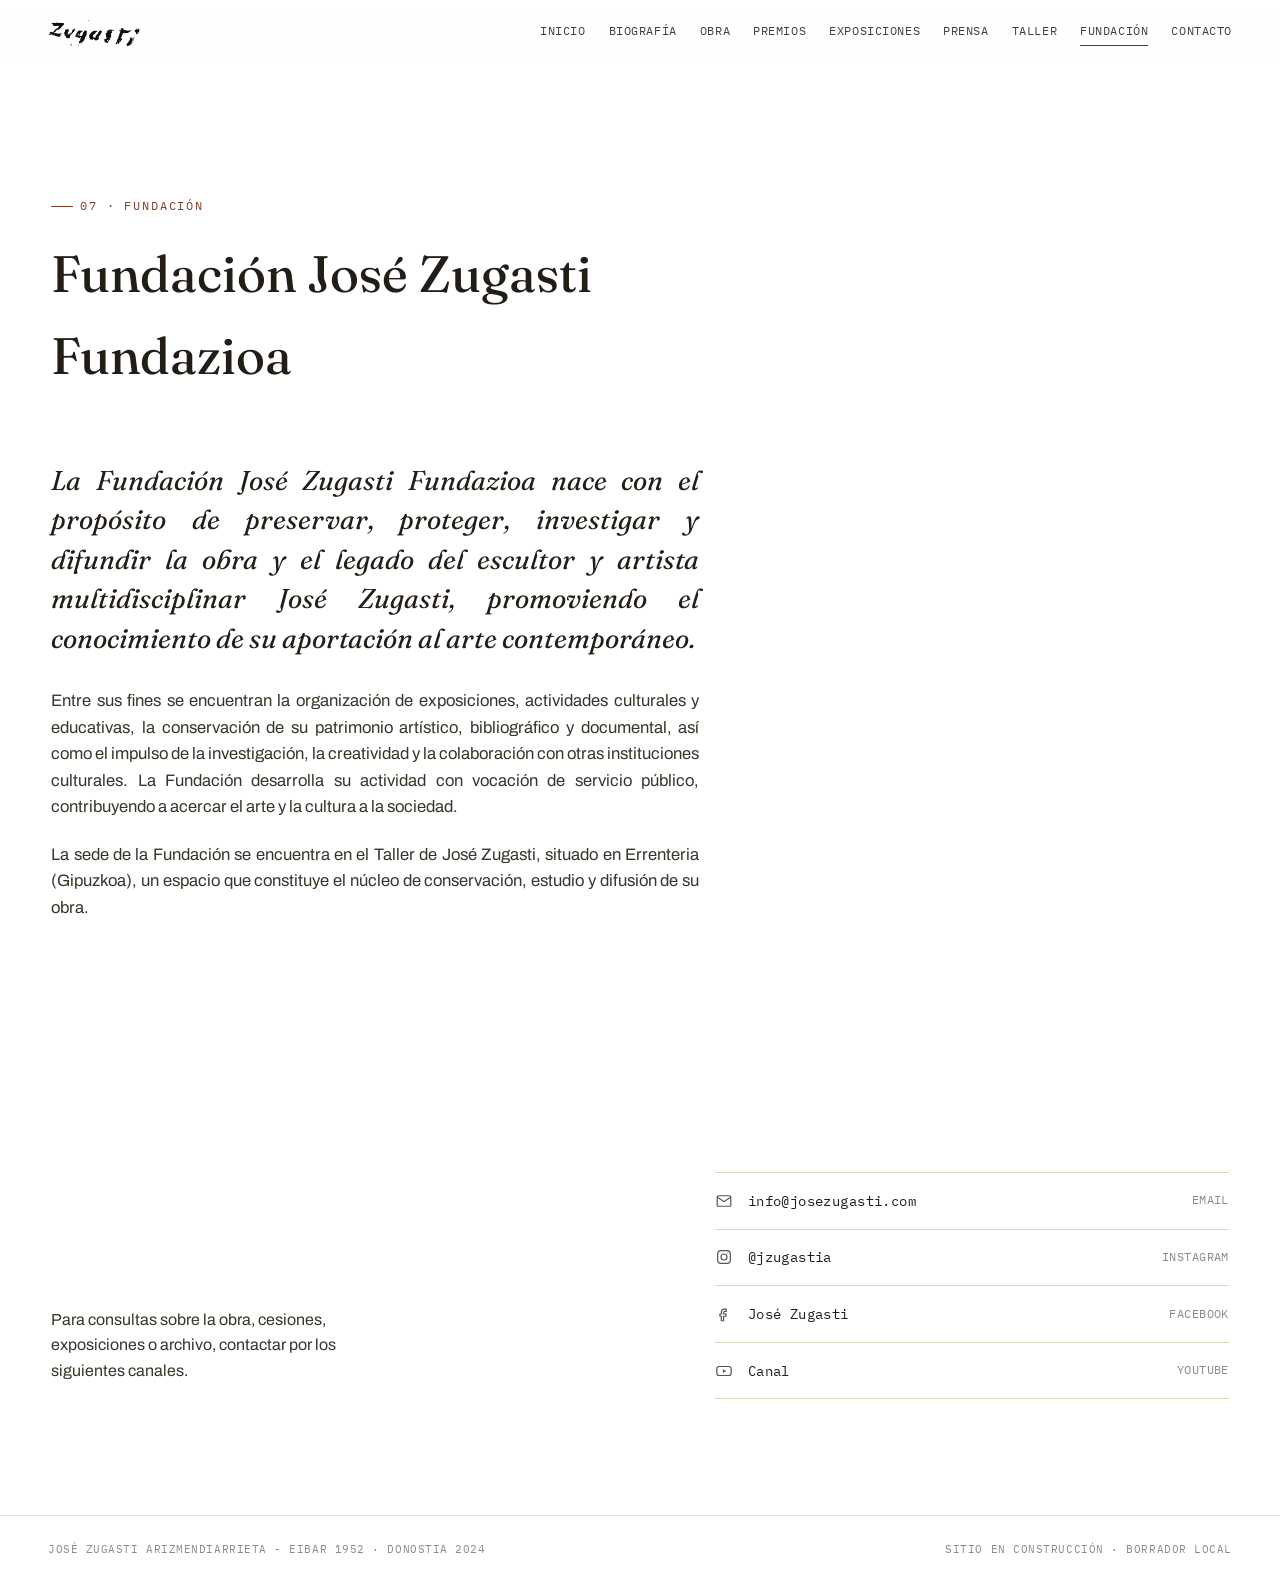
<file: fundacion.html>
<!DOCTYPE html>
<html lang="es">
<head>
<meta charset="UTF-8">
<meta name="viewport" content="width=device-width, initial-scale=1.0">
<title>Fundación | José Zugasti</title>
<meta name="description" content="Fundación José Zugasti Fundazioa. Preservar, proteger, investigar y difundir la obra y el legado del escultor y artista multidisciplinar José Zugasti.">
<link rel="preconnect" href="https://fonts.googleapis.com">
<link rel="preconnect" href="https://fonts.gstatic.com" crossorigin>
<link href="https://fonts.googleapis.com/css2?family=Fraunces:ital,opsz,wght@0,9..144,300;0,9..144,450;0,9..144,600;1,9..144,400;1,9..144,500&family=Archivo:wght@400;500;600&family=IBM+Plex+Mono:wght@400;500&display=swap" rel="stylesheet">
<link rel="stylesheet" href="assets/site.css">
</head>
<body>
<header class="site">
  <a href="index.html" class="mark">
    <img class="firma-mark" src="assets/img/firma-zugasti.png" alt="Firma de José Zugasti">
  </a>
  <nav class="links" id="navLinks">
    <a href="index.html">Inicio</a>
    <a href="biografia.html">Biografía</a>
    <a href="obra.html">Obra</a>
    <a href="premios.html">Premios</a>
    <a href="exposiciones.html">Exposiciones</a>
    <a href="prensa.html">Prensa</a>
    <a href="taller.html">Taller</a>
    <a href="fundacion.html" class="is-active">Fundación</a>
    <a href="#contacto">Contacto</a>
  </nav>
  <button class="nav-toggle" id="navToggle" aria-label="Abrir menú">MENU</button>
</header>

<main class="page-main">
  <section class="bio reveal">
    <div class="wrap">
      <div class="section-head">
        <div class="eyebrow">07 · Fundación</div>
        <h2>Fundación José Zugasti Fundazioa</h2>
      </div>

      <div style="max-width: 72ch;">
        <p class="lead">La Fundación José Zugasti Fundazioa nace con el propósito de preservar, proteger, investigar y difundir la obra y el legado del escultor y artista multidisciplinar José Zugasti, promoviendo el conocimiento de su aportación al arte contemporáneo.</p>

        <p>Entre sus fines se encuentran la organización de exposiciones, actividades culturales y educativas, la conservación de su patrimonio artístico, bibliográfico y documental, así como el impulso de la investigación, la creatividad y la colaboración con otras instituciones culturales. La Fundación desarrolla su actividad con vocación de servicio público, contribuyendo a acercar el arte y la cultura a la sociedad.</p>

        <p>La sede de la Fundación se encuentra en el Taller de José Zugasti, situado en Errenteria (Gipuzkoa), un espacio que constituye el núcleo de conservación, estudio y difusión de su obra.</p>
      </div>
    </div>
  </section>
</main>

<section class="contacto reveal" id="contacto">
  <div class="wrap">
    <div>
      <p class="lead-line">Para consultas sobre la obra, cesiones, exposiciones o archivo, contactar por los siguientes canales.</p>
    </div>
    <div class="social">
      <a href="mailto:info@josezugasti.com"><span class="s-left"><svg class="ico" viewBox="0 0 24 24" fill="none" stroke="currentColor" stroke-width="1.6" stroke-linecap="round" stroke-linejoin="round"><rect x="3" y="5" width="18" height="14" rx="1.5"/><path d="M3 6.5 12 13 21 6.5"/></svg>info@josezugasti.com</span> <span class="small">EMAIL</span></a>
      <a href="https://www.instagram.com/jzugastia/" target="_blank" rel="noopener"><span class="s-left"><svg class="ico" viewBox="0 0 24 24" fill="none" stroke="currentColor" stroke-width="1.6" stroke-linecap="round" stroke-linejoin="round"><rect x="3.5" y="3.5" width="17" height="17" rx="4.5"/><circle cx="12" cy="12" r="4"/><circle cx="17.2" cy="6.8" r="0.9" fill="currentColor" stroke="none"/></svg>@jzugastia</span> <span class="small">INSTAGRAM</span></a>
      <a href="https://www.facebook.com/jose.zugasti.9/" target="_blank" rel="noopener"><span class="s-left"><svg class="ico" viewBox="0 0 24 24" fill="none" stroke="currentColor" stroke-width="1.6" stroke-linecap="round" stroke-linejoin="round"><path d="M15 8.5h-2a1.5 1.5 0 0 0-1.5 1.5v2H15l-.5 3H11.5v6h-3v-6H6.5v-3h2V9.5A4 4 0 0 1 12.5 5.5H15z"/></svg>José Zugasti</span> <span class="small">FACEBOOK</span></a>
      <a href="http://www.youtube.com/channel/UCeoMvnB5boapN6mfcv-W1tw" target="_blank" rel="noopener"><span class="s-left"><svg class="ico" viewBox="0 0 24 24" fill="none" stroke="currentColor" stroke-width="1.6" stroke-linecap="round" stroke-linejoin="round"><rect x="2.5" y="6" width="19" height="12" rx="3"/><path d="M10.5 9.5 15 12l-4.5 2.5z" fill="currentColor" stroke="none"/></svg>Canal</span> <span class="small">YOUTUBE</span></a>
    </div>
  </div>
</section>

<footer class="credit">
  <span>JOSÉ ZUGASTI ARIZMENDIARRIETA - EIBAR 1952 · DONOSTIA 2024</span>
  <span>SITIO EN CONSTRUCCIÓN · BORRADOR LOCAL</span>
</footer>

<script src="assets/site.js"></script>
</body>
</html>
</file>
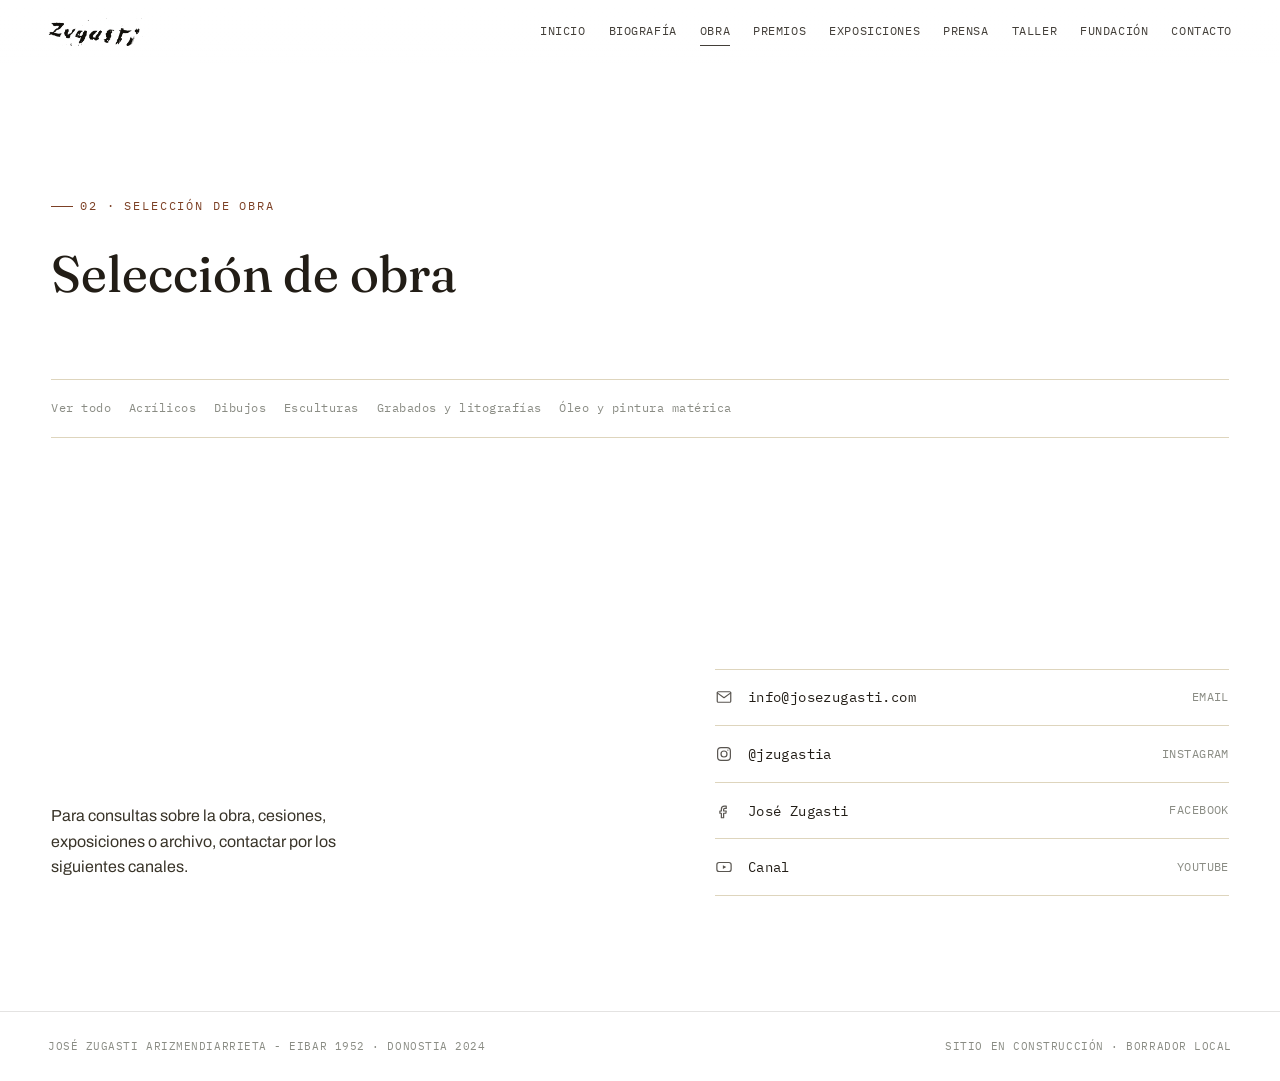
<file: obra.html>
<!DOCTYPE html>
<html lang="es">
<head>
<meta charset="UTF-8">
<meta name="viewport" content="width=device-width, initial-scale=1.0">
<title>Selección de obra | José Zugasti</title>
<meta name="description" content="Selección de obra de José Zugasti: dibujos, evolución a la tercera dimensión, litografías, escultura y obra pública.">
<link rel="preconnect" href="https://fonts.googleapis.com">
<link rel="preconnect" href="https://fonts.gstatic.com" crossorigin>
<link href="https://fonts.googleapis.com/css2?family=Fraunces:ital,opsz,wght@0,9..144,300;0,9..144,450;0,9..144,600;1,9..144,400;1,9..144,500&family=Archivo:wght@400;500;600&family=IBM+Plex+Mono:wght@400;500&display=swap" rel="stylesheet">
<link rel="stylesheet" href="assets/site.css">
</head>
<body>
<header class="site">
  <a href="index.html" class="mark">
    <img class="firma-mark" src="assets/img/firma-zugasti.png" alt="Firma de José Zugasti">
  </a>
  <nav class="links" id="navLinks">
    <a href="index.html">Inicio</a>
    <a href="biografia.html">Biografía</a>
    <a href="obra.html" class="is-active">Obra</a>
    <a href="premios.html">Premios</a>
    <a href="exposiciones.html">Exposiciones</a>
    <a href="prensa.html">Prensa</a>
    <a href="taller.html">Taller</a>
    <a href="fundacion.html">Fundación</a>
    <a href="#contacto">Contacto</a>
  </nav>
  <button class="nav-toggle" id="navToggle" aria-label="Abrir menú">MENU</button>
</header>

<main class="page-main">
  <section class="obra reveal">
    <div class="wrap">
      <div class="section-head">
        <div class="eyebrow">02 · Selección de obra</div>
        <h2>Selección de obra</h2>
      </div>

      <nav class="obra-tabs">
        <a href="#todo" data-cat="todo">Ver todo</a>
        <a href="#acrilicos" data-cat="acrilicos">Acrílicos</a>
        <a href="#dibujos" data-cat="dibujos">Dibujos</a>
        <a href="#escultura" data-cat="escultura">Esculturas</a>
        <a href="#grabados" data-cat="grabados">Grabados y litografías</a>
        <a href="#oleo" data-cat="oleo">Óleo y pintura matérica</a>
      </nav>

      <div class="obra-cat" id="dibujos" hidden>
        <header>
          <h3>Dibujos</h3>
          <span class="count">1974 - 2022 · 33 obras</span>
        </header>
        <div class="gallery">
          <figure class="piece"><button type="button" class="shot"><img src="assets/img/obra/dibujos-1974-01.jpg" alt="Dibujo sin título, 1974" loading="lazy" decoding="async"></button><figcaption><span class="y">1974</span>Sin título</figcaption></figure>
          <figure class="piece"><button type="button" class="shot"><img src="assets/img/obra/dibujos-1974-02.jpg" alt="Dibujo sin título, 1974" loading="lazy" decoding="async"></button><figcaption><span class="y">1974</span>Sin título</figcaption></figure>
          <figure class="piece"><button type="button" class="shot"><img src="assets/img/obra/dibujos-1978.jpg" alt="Dibujo sin título, 1978" loading="lazy" decoding="async"></button><figcaption><span class="y">1978</span>Sin título</figcaption></figure>
          <figure class="piece"><button type="button" class="shot"><img src="assets/img/obra/dibujos-1982-01.jpg" alt="Dibujo sin título, 1982" loading="lazy" decoding="async"></button><figcaption><span class="y">1982</span>Sin título</figcaption></figure>
          <figure class="piece"><button type="button" class="shot"><img src="assets/img/obra/dibujos-1982-02.jpg" alt="Dibujo sin título, 1982" loading="lazy" decoding="async"></button><figcaption><span class="y">1982</span>Sin título</figcaption></figure>
          <figure class="piece"><button type="button" class="shot"><img src="assets/img/obra/dibujos-1983.jpg" alt="Dibujo sin título, 1983" loading="lazy" decoding="async"></button><figcaption><span class="y">1983</span>Sin título</figcaption></figure>
          <figure class="piece"><button type="button" class="shot"><img src="assets/img/obra/dibujos-1984-01.jpg" alt="Dibujo sin título, 1984" loading="lazy" decoding="async"></button><figcaption><span class="y">1984</span>Sin título</figcaption></figure>
          <figure class="piece"><button type="button" class="shot"><img src="assets/img/obra/dibujos-1984-02.jpg" alt="Dibujo sin título, 1984" loading="lazy" decoding="async"></button><figcaption><span class="y">1984</span>Sin título</figcaption></figure>
          <figure class="piece"><button type="button" class="shot"><img src="assets/img/obra/dibujos-1984-03.jpg" alt="Dibujo sin título, 1984" loading="lazy" decoding="async"></button><figcaption><span class="y">1984</span>Sin título</figcaption></figure>
          <figure class="piece"><button type="button" class="shot"><img src="assets/img/obra/dibujos-1984-04.jpg" alt="Dibujo sin título, 1984" loading="lazy" decoding="async"></button><figcaption><span class="y">1984</span>Sin título</figcaption></figure>
          <figure class="piece"><button type="button" class="shot"><img src="assets/img/obra/dibujos-1986.jpg" alt="Dibujo sin título, 1986" loading="lazy" decoding="async"></button><figcaption><span class="y">1986</span>Sin título</figcaption></figure>
          <figure class="piece"><button type="button" class="shot"><img src="assets/img/obra/dibujos-1989.jpg" alt="Dibujo sin título, 1989" loading="lazy" decoding="async"></button><figcaption><span class="y">1989</span>Sin título</figcaption></figure>
          <figure class="piece"><button type="button" class="shot"><img src="assets/img/obra/dibujos-1990.jpg" alt="Dibujo sin título, 1990" loading="lazy" decoding="async"></button><figcaption><span class="y">1990</span>Sin título</figcaption></figure>
          <figure class="piece"><button type="button" class="shot"><img src="assets/img/obra/dibujos-1991-01.jpg" alt="Dibujo sin título, 1991" loading="lazy" decoding="async"></button><figcaption><span class="y">1991</span>Sin título</figcaption></figure>
          <figure class="piece"><button type="button" class="shot"><img src="assets/img/obra/dibujos-1991-02.jpg" alt="Dibujo sin título, 1991" loading="lazy" decoding="async"></button><figcaption><span class="y">1991</span>Sin título</figcaption></figure>
          <figure class="piece"><button type="button" class="shot"><img src="assets/img/obra/dibujos-1992.jpg" alt="Dibujo sin título, 1992" loading="lazy" decoding="async"></button><figcaption><span class="y">1992</span>Sin título</figcaption></figure>
          <figure class="piece"><button type="button" class="shot"><img src="assets/img/obra/dibujos-1993.jpg" alt="Dibujo sin título, 1993" loading="lazy" decoding="async"></button><figcaption><span class="y">1993</span>Sin título</figcaption></figure>
          <figure class="piece"><button type="button" class="shot"><img src="assets/img/obra/dibujos-1994-01.jpg" alt="Dibujo sin título, 1994" loading="lazy" decoding="async"></button><figcaption><span class="y">1994</span>Sin título</figcaption></figure>
          <figure class="piece"><button type="button" class="shot"><img src="assets/img/obra/dibujos-1994-02.jpg" alt="Dibujo sin título, 1994" loading="lazy" decoding="async"></button><figcaption><span class="y">1994</span>Sin título</figcaption></figure>
          <figure class="piece"><button type="button" class="shot"><img src="assets/img/obra/dibujos-1995-01.jpg" alt="Dibujo sin título, 1995" loading="lazy" decoding="async"></button><figcaption><span class="y">1995</span>Sin título</figcaption></figure>
          <figure class="piece"><button type="button" class="shot"><img src="assets/img/obra/dibujos-1995-02.jpg" alt="Dibujo sin título, 1995" loading="lazy" decoding="async"></button><figcaption><span class="y">1995</span>Sin título</figcaption></figure>
          <figure class="piece"><button type="button" class="shot"><img src="assets/img/obra/dibujos-1996-01.jpg" alt="Dibujo sin título, 1996" loading="lazy" decoding="async"></button><figcaption><span class="y">1996</span>Sin título</figcaption></figure>
          <figure class="piece"><button type="button" class="shot"><img src="assets/img/obra/dibujos-1996-02.jpg" alt="Dibujo sin título, 1996" loading="lazy" decoding="async"></button><figcaption><span class="y">1996</span>Sin título</figcaption></figure>
          <figure class="piece"><button type="button" class="shot"><img src="assets/img/obra/dibujos-1996-03.jpg" alt="Dibujo sin título, 1996" loading="lazy" decoding="async"></button><figcaption><span class="y">1996</span>Sin título</figcaption></figure>
          <figure class="piece"><button type="button" class="shot"><img src="assets/img/obra/dibujos-1996-04.jpg" alt="Dibujo sin título, 1996" loading="lazy" decoding="async"></button><figcaption><span class="y">1996</span>Sin título</figcaption></figure>
          <figure class="piece"><button type="button" class="shot"><img src="assets/img/obra/dibujos-1997.jpg" alt="Dibujo sin título, 1997" loading="lazy" decoding="async"></button><figcaption><span class="y">1997</span>Sin título</figcaption></figure>
          <figure class="piece"><button type="button" class="shot"><img src="assets/img/obra/dibujos-1998-01.jpg" alt="Dibujo sin título, 1998" loading="lazy" decoding="async"></button><figcaption><span class="y">1998</span>Sin título</figcaption></figure>
          <figure class="piece"><button type="button" class="shot"><img src="assets/img/obra/dibujos-1998-02.jpg" alt="Dibujo sin título, 1998" loading="lazy" decoding="async"></button><figcaption><span class="y">1998</span>Sin título</figcaption></figure>
          <figure class="piece"><button type="button" class="shot"><img src="assets/img/obra/dibujos-1999-01.jpg" alt="Dibujo sin título, 1999" loading="lazy" decoding="async"></button><figcaption><span class="y">1999</span>Sin título</figcaption></figure>
          <figure class="piece"><button type="button" class="shot"><img src="assets/img/obra/dibujos-1999-02.jpg" alt="Dibujo sin título, 1999" loading="lazy" decoding="async"></button><figcaption><span class="y">1999</span>Sin título</figcaption></figure>
          <figure class="piece"><button type="button" class="shot"><img src="assets/img/obra/dibujos-2000.jpg" alt="Dibujo sin título, 2000" loading="lazy" decoding="async"></button><figcaption><span class="y">2000</span>Sin título</figcaption></figure>
          <figure class="piece"><button type="button" class="shot"><img src="assets/img/obra/dibujos-2022-01.jpg" alt="Dibujo sin título, 2022" loading="lazy" decoding="async"></button><figcaption><span class="y">2022</span>Sin título</figcaption></figure>
          <figure class="piece"><button type="button" class="shot"><img src="assets/img/obra/dibujos-2022-02.jpg" alt="Dibujo sin título, 2022" loading="lazy" decoding="async"></button><figcaption><span class="y">2022</span>Sin título</figcaption></figure>
        </div>
      </div>
      <div class="obra-cat" id="oleo" hidden>
        <header>
          <h3>Óleo y pintura matérica</h3>
          <span class="count">1973 - 1993 · 24 obras</span>
        </header>
        <div class="gallery">
          <figure class="piece"><button type="button" class="shot"><img src="assets/img/obra/oleo-1973-01.jpg" alt="Obra sin título, 1973" loading="lazy" decoding="async"></button><figcaption><span class="y">1973</span>Sin título</figcaption></figure>
          <figure class="piece"><button type="button" class="shot"><img src="assets/img/obra/oleo-1973-02.jpg" alt="Obra sin título, 1973" loading="lazy" decoding="async"></button><figcaption><span class="y">1973</span>Sin título</figcaption></figure>
          <figure class="piece"><button type="button" class="shot"><img src="assets/img/obra/oleo-1979-01.jpg" alt="Obra sin título, 1979" loading="lazy" decoding="async"></button><figcaption><span class="y">1979</span>Sin título</figcaption></figure>
          <figure class="piece"><button type="button" class="shot"><img src="assets/img/obra/oleo-1979-02.jpg" alt="Obra sin título, 1979" loading="lazy" decoding="async"></button><figcaption><span class="y">1979</span>Sin título</figcaption></figure>
          <figure class="piece"><button type="button" class="shot"><img src="assets/img/obra/oleo-1979-03.jpg" alt="Obra sin título, 1979" loading="lazy" decoding="async"></button><figcaption><span class="y">1979</span>Sin título</figcaption></figure>
          <figure class="piece"><button type="button" class="shot"><img src="assets/img/obra/oleo-1979-04.jpg" alt="Obra sin título, 1979" loading="lazy" decoding="async"></button><figcaption><span class="y">1979</span>Sin título</figcaption></figure>
          <figure class="piece"><button type="button" class="shot"><img src="assets/img/obra/oleo-1979-05.jpg" alt="Obra sin título, 1979" loading="lazy" decoding="async"></button><figcaption><span class="y">1979</span>Sin título</figcaption></figure>
          <figure class="piece"><button type="button" class="shot"><img src="assets/img/obra/oleo-1979-06.jpg" alt="Obra sin título, 1979" loading="lazy" decoding="async"></button><figcaption><span class="y">1979</span>Sin título</figcaption></figure>
          <figure class="piece"><button type="button" class="shot"><img src="assets/img/obra/oleo-1979-07.jpg" alt="SanJuanTalako, 1979" loading="lazy" decoding="async"></button><figcaption><span class="y">1979</span>SanJuanTalako</figcaption></figure>
          <figure class="piece"><button type="button" class="shot"><img src="assets/img/obra/oleo-1980-01.jpg" alt="Obra sin título, 1980" loading="lazy" decoding="async"></button><figcaption><span class="y">1980</span>Sin título</figcaption></figure>
          <figure class="piece"><button type="button" class="shot"><img src="assets/img/obra/oleo-1980-02.jpg" alt="Obra sin título, 1980" loading="lazy" decoding="async"></button><figcaption><span class="y">1980</span>Sin título</figcaption></figure>
          <figure class="piece"><button type="button" class="shot"><img src="assets/img/obra/oleo-1981-01.jpg" alt="Obra sin título, 1981" loading="lazy" decoding="async"></button><figcaption><span class="y">1981</span>Sin título</figcaption></figure>
          <figure class="piece"><button type="button" class="shot"><img src="assets/img/obra/oleo-1981-02.jpg" alt="Obra sin título, 1981" loading="lazy" decoding="async"></button><figcaption><span class="y">1981</span>Sin título</figcaption></figure>
          <figure class="piece"><button type="button" class="shot"><img src="assets/img/obra/oleo-1981-03.jpg" alt="Harri artean, 1981" loading="lazy" decoding="async"></button><figcaption><span class="y">1981</span>Harri artean</figcaption></figure>
          <figure class="piece"><button type="button" class="shot"><img src="assets/img/obra/oleo-1982-01.jpg" alt="Obra sin título, 1982" loading="lazy" decoding="async"></button><figcaption><span class="y">1982</span>Sin título</figcaption></figure>
          <figure class="piece"><button type="button" class="shot"><img src="assets/img/obra/oleo-1982-02.jpg" alt="Obra sin título, 1982" loading="lazy" decoding="async"></button><figcaption><span class="y">1982</span>Sin título</figcaption></figure>
          <figure class="piece"><button type="button" class="shot"><img src="assets/img/obra/oleo-1982-03.jpg" alt="Obra sin título, 1982" loading="lazy" decoding="async"></button><figcaption><span class="y">1982</span>Sin título</figcaption></figure>
          <figure class="piece"><button type="button" class="shot"><img src="assets/img/obra/oleo-1983-01.jpg" alt="Obra sin título, 1983" loading="lazy" decoding="async"></button><figcaption><span class="y">1983</span>Sin título</figcaption></figure>
          <figure class="piece"><button type="button" class="shot"><img src="assets/img/obra/oleo-1983-02.jpg" alt="Obra sin título, 1983" loading="lazy" decoding="async"></button><figcaption><span class="y">1983</span>Sin título</figcaption></figure>
          <figure class="piece"><button type="button" class="shot"><img src="assets/img/obra/oleo-1986-01.jpg" alt="Obra sin título, 1986" loading="lazy" decoding="async"></button><figcaption><span class="y">1986</span>Sin título</figcaption></figure>
          <figure class="piece"><button type="button" class="shot"><img src="assets/img/obra/oleo-1986-02.jpg" alt="Obra sin título, 1986" loading="lazy" decoding="async"></button><figcaption><span class="y">1986</span>Sin título</figcaption></figure>
          <figure class="piece"><button type="button" class="shot"><img src="assets/img/obra/oleo-1990.jpg" alt="De la colección Ritos y cultos, 1990" loading="lazy" decoding="async"></button><figcaption><span class="y">1990</span>De la colección Ritos y cultos</figcaption></figure>
          <figure class="piece"><button type="button" class="shot"><img src="assets/img/obra/oleo-1991.jpg" alt="Obra sin título, 1991" loading="lazy" decoding="async"></button><figcaption><span class="y">1991</span>Sin título</figcaption></figure>
          <figure class="piece"><button type="button" class="shot"><img src="assets/img/obra/oleo-1993.jpg" alt="Obra sin título, 1993" loading="lazy" decoding="async"></button><figcaption><span class="y">1993</span>Sin título</figcaption></figure>
        </div>
      </div>
      <div class="obra-cat" id="grabados" hidden>
        <header>
          <h3>Grabados y litografías</h3>
          <span class="count">1991 - 2005 · 8 obras</span>
        </header>
        <div class="gallery">
          <figure class="piece"><button type="button" class="shot"><img src="assets/img/obra/grabados-1991-01.jpg" alt="Grabado sin título, 1991" loading="lazy" decoding="async"></button><figcaption><span class="y">1991</span>Sin título</figcaption></figure>
          <figure class="piece"><button type="button" class="shot"><img src="assets/img/obra/grabados-1991-02.jpg" alt="Grabado sin título, 1991" loading="lazy" decoding="async"></button><figcaption><span class="y">1991</span>Sin título</figcaption></figure>
          <figure class="piece"><button type="button" class="shot"><img src="assets/img/obra/grabados-1992-01.jpg" alt="Grabado sin título, 1992" loading="lazy" decoding="async"></button><figcaption><span class="y">1992</span>Sin título</figcaption></figure>
          <figure class="piece"><button type="button" class="shot"><img src="assets/img/obra/grabados-1992-02.jpg" alt="Grabado sin título, 1992" loading="lazy" decoding="async"></button><figcaption><span class="y">1992</span>Sin título</figcaption></figure>
          <figure class="piece"><button type="button" class="shot"><img src="assets/img/obra/grabados-1992-03.jpg" alt="Grabado sin título, 1992" loading="lazy" decoding="async"></button><figcaption><span class="y">1992</span>Sin título</figcaption></figure>
          <figure class="piece"><button type="button" class="shot"><img src="assets/img/obra/grabados-1995.jpg" alt="Grabado sin título, 1995" loading="lazy" decoding="async"></button><figcaption><span class="y">1995</span>Sin título</figcaption></figure>
          <figure class="piece"><button type="button" class="shot"><img src="assets/img/obra/grabados-1996.jpg" alt="Grabado sin título, 1996" loading="lazy" decoding="async"></button><figcaption><span class="y">1996</span>Sin título</figcaption></figure>
          <figure class="piece"><button type="button" class="shot"><img src="assets/img/obra/grabados-2005.jpg" alt="Grabado sin título, 2005" loading="lazy" decoding="async"></button><figcaption><span class="y">2005</span>Sin título</figcaption></figure>
        </div>
      </div>
      <div class="obra-cat" id="acrilicos" hidden>
        <header>
          <h3>Acrílicos</h3>
          <span class="count">2012 - 2023 · 60 obras</span>
        </header>
        <div class="group-label">Ilíada · 2012</div>
        <div class="gallery">
          <figure class="piece"><button type="button" class="shot"><img src="assets/img/obra/acrilicos-iliada-2012-01.jpg" alt="Obra sin título, 2012" loading="lazy" decoding="async"></button><figcaption><span class="y">2012</span>Sin título</figcaption></figure>
          <figure class="piece"><button type="button" class="shot"><img src="assets/img/obra/acrilicos-iliada-2012-02.jpg" alt="Obra sin título, 2012" loading="lazy" decoding="async"></button><figcaption><span class="y">2012</span>Sin título</figcaption></figure>
        </div>
        <div class="group-label">Meditaciones con la forma · 2013</div>
        <div class="gallery">
          <figure class="piece"><button type="button" class="shot"><img src="assets/img/obra/acrilicos-meditaciones-2013-2013-01.jpg" alt="Obra sin título, 2013" loading="lazy" decoding="async"></button><figcaption><span class="y">2013</span>Sin título</figcaption></figure>
          <figure class="piece"><button type="button" class="shot"><img src="assets/img/obra/acrilicos-meditaciones-2013-2013-02.jpg" alt="Obra sin título, 2013" loading="lazy" decoding="async"></button><figcaption><span class="y">2013</span>Sin título</figcaption></figure>
          <figure class="piece"><button type="button" class="shot"><img src="assets/img/obra/acrilicos-meditaciones-2013-2013-03.jpg" alt="Obra sin título, 2013" loading="lazy" decoding="async"></button><figcaption><span class="y">2013</span>Sin título</figcaption></figure>
        </div>
        <div class="group-label">Meditaciones sobre la forma · 2014</div>
        <div class="gallery">
          <figure class="piece"><button type="button" class="shot"><img src="assets/img/obra/acrilicos-meditaciones-2014-2014-01.jpg" alt="Obra sin título, 2014" loading="lazy" decoding="async"></button><figcaption><span class="y">2014</span>Sin título</figcaption></figure>
          <figure class="piece"><button type="button" class="shot"><img src="assets/img/obra/acrilicos-meditaciones-2014-2014-02.jpg" alt="Obra sin título, 2014" loading="lazy" decoding="async"></button><figcaption><span class="y">2014</span>Sin título</figcaption></figure>
          <figure class="piece"><button type="button" class="shot"><img src="assets/img/obra/acrilicos-meditaciones-2014-2014-03.jpg" alt="Naufragio, 2014" loading="lazy" decoding="async"></button><figcaption><span class="y">2014</span>Naufragio</figcaption></figure>
        </div>
        <div class="group-label">Urperatzea · 2015-2016</div>
        <div class="gallery">
          <figure class="piece"><button type="button" class="shot"><img src="assets/img/obra/acrilicos-urperatzea-2015-01.jpg" alt="Obra sin título, 2015" loading="lazy" decoding="async"></button><figcaption><span class="y">2015</span>Sin título</figcaption></figure>
          <figure class="piece"><button type="button" class="shot"><img src="assets/img/obra/acrilicos-urperatzea-2015-02.jpg" alt="Obra sin título, 2015" loading="lazy" decoding="async"></button><figcaption><span class="y">2015</span>Sin título</figcaption></figure>
          <figure class="piece"><button type="button" class="shot"><img src="assets/img/obra/acrilicos-urperatzea-2015-03.jpg" alt="Obra sin título, 2015" loading="lazy" decoding="async"></button><figcaption><span class="y">2015</span>Sin título</figcaption></figure>
          <figure class="piece"><button type="button" class="shot"><img src="assets/img/obra/acrilicos-urperatzea-2015-04.jpg" alt="Obra sin título, 2015" loading="lazy" decoding="async"></button><figcaption><span class="y">2015</span>Sin título</figcaption></figure>
          <figure class="piece"><button type="button" class="shot"><img src="assets/img/obra/acrilicos-urperatzea-2015-05.jpg" alt="Obra sin título, 2015" loading="lazy" decoding="async"></button><figcaption><span class="y">2015</span>Sin título</figcaption></figure>
          <figure class="piece"><button type="button" class="shot"><img src="assets/img/obra/acrilicos-urperatzea-2016-01.jpg" alt="Obra sin título, 2016" loading="lazy" decoding="async"></button><figcaption><span class="y">2016</span>Sin título</figcaption></figure>
          <figure class="piece"><button type="button" class="shot"><img src="assets/img/obra/acrilicos-urperatzea-2016-02.jpg" alt="Obra sin título, 2016" loading="lazy" decoding="async"></button><figcaption><span class="y">2016</span>Sin título</figcaption></figure>
          <figure class="piece"><button type="button" class="shot"><img src="assets/img/obra/acrilicos-urperatzea-2016-03.jpg" alt="Obra sin título, 2016" loading="lazy" decoding="async"></button><figcaption><span class="y">2016</span>Sin título</figcaption></figure>
        </div>
        <div class="group-label">2016</div>
        <div class="gallery">
          <figure class="piece"><button type="button" class="shot"><img src="assets/img/obra/acrilicos-2016-2016-01.jpg" alt="Obra sin título, 2016" loading="lazy" decoding="async"></button><figcaption><span class="y">2016</span>Sin título</figcaption></figure>
          <figure class="piece"><button type="button" class="shot"><img src="assets/img/obra/acrilicos-2016-2016-02.jpg" alt="Obra sin título, 2016" loading="lazy" decoding="async"></button><figcaption><span class="y">2016</span>Sin título</figcaption></figure>
          <figure class="piece"><button type="button" class="shot"><img src="assets/img/obra/acrilicos-2016-2016-03.jpg" alt="Obra sin título, 2016" loading="lazy" decoding="async"></button><figcaption><span class="y">2016</span>Sin título</figcaption></figure>
          <figure class="piece"><button type="button" class="shot"><img src="assets/img/obra/acrilicos-2016-2016-04.jpg" alt="Obra sin título, 2016" loading="lazy" decoding="async"></button><figcaption><span class="y">2016</span>Sin título</figcaption></figure>
          <figure class="piece"><button type="button" class="shot"><img src="assets/img/obra/acrilicos-2016-2016-05.jpg" alt="Obra sin título, 2016" loading="lazy" decoding="async"></button><figcaption><span class="y">2016</span>Sin título</figcaption></figure>
          <figure class="piece"><button type="button" class="shot"><img src="assets/img/obra/acrilicos-2016-2016-06.jpg" alt="Obra sin título, 2016" loading="lazy" decoding="async"></button><figcaption><span class="y">2016</span>Sin título</figcaption></figure>
        </div>
        <div class="group-label">Itxasondoan · 2017</div>
        <div class="gallery">
          <figure class="piece"><button type="button" class="shot"><img src="assets/img/obra/acrilicos-itxasondoan-2017-01.jpg" alt="Obra sin título, 2017" loading="lazy" decoding="async"></button><figcaption><span class="y">2017</span>Sin título</figcaption></figure>
          <figure class="piece"><button type="button" class="shot"><img src="assets/img/obra/acrilicos-itxasondoan-2017-02.jpg" alt="Obra sin título, 2017" loading="lazy" decoding="async"></button><figcaption><span class="y">2017</span>Sin título</figcaption></figure>
          <figure class="piece"><button type="button" class="shot"><img src="assets/img/obra/acrilicos-itxasondoan-2017-03.jpg" alt="Obra sin título, 2017" loading="lazy" decoding="async"></button><figcaption><span class="y">2017</span>Sin título</figcaption></figure>
          <figure class="piece"><button type="button" class="shot"><img src="assets/img/obra/acrilicos-itxasondoan-2017-04.jpg" alt="Obra sin título, 2017" loading="lazy" decoding="async"></button><figcaption><span class="y">2017</span>Sin título</figcaption></figure>
          <figure class="piece"><button type="button" class="shot"><img src="assets/img/obra/acrilicos-itxasondoan-2017-05.jpg" alt="Obra sin título, 2017" loading="lazy" decoding="async"></button><figcaption><span class="y">2017</span>Sin título</figcaption></figure>
          <figure class="piece"><button type="button" class="shot"><img src="assets/img/obra/acrilicos-itxasondoan-2017-06.jpg" alt="Obra sin título, 2017" loading="lazy" decoding="async"></button><figcaption><span class="y">2017</span>Sin título</figcaption></figure>
        </div>
        <div class="group-label">Itxasdantza · 2018</div>
        <div class="gallery">
          <figure class="piece"><button type="button" class="shot"><img src="assets/img/obra/acrilicos-itxasdantza-2018-01.jpg" alt="Obra sin título, 2018" loading="lazy" decoding="async"></button><figcaption><span class="y">2018</span>Sin título</figcaption></figure>
          <figure class="piece"><button type="button" class="shot"><img src="assets/img/obra/acrilicos-itxasdantza-2018-02.jpg" alt="Obra sin título, 2018" loading="lazy" decoding="async"></button><figcaption><span class="y">2018</span>Sin título</figcaption></figure>
          <figure class="piece"><button type="button" class="shot"><img src="assets/img/obra/acrilicos-itxasdantza-2018-03.jpg" alt="Obra sin título, 2018" loading="lazy" decoding="async"></button><figcaption><span class="y">2018</span>Sin título</figcaption></figure>
          <figure class="piece"><button type="button" class="shot"><img src="assets/img/obra/acrilicos-itxasdantza-2018-04.jpg" alt="Obra sin título, 2018" loading="lazy" decoding="async"></button><figcaption><span class="y">2018</span>Sin título</figcaption></figure>
          <figure class="piece"><button type="button" class="shot"><img src="assets/img/obra/acrilicos-itxasdantza-2018-05.jpg" alt="Obra sin título, 2018" loading="lazy" decoding="async"></button><figcaption><span class="y">2018</span>Sin título</figcaption></figure>
          <figure class="piece"><button type="button" class="shot"><img src="assets/img/obra/acrilicos-itxasdantza-2018-06.jpg" alt="Obra sin título, 2018" loading="lazy" decoding="async"></button><figcaption><span class="y">2018</span>Sin título</figcaption></figure>
          <figure class="piece"><button type="button" class="shot"><img src="assets/img/obra/acrilicos-itxasdantza-2018-07.jpg" alt="Obra sin título, 2018" loading="lazy" decoding="async"></button><figcaption><span class="y">2018</span>Sin título</figcaption></figure>
        </div>
        <div class="group-label">Confinando confines · 2020</div>
        <div class="gallery">
          <figure class="piece"><button type="button" class="shot"><img src="assets/img/obra/acrilicos-confinando-confines-2020-01.jpg" alt="Obra sin título, 2020" loading="lazy" decoding="async"></button><figcaption><span class="y">2020</span>Sin título</figcaption></figure>
          <figure class="piece"><button type="button" class="shot"><img src="assets/img/obra/acrilicos-confinando-confines-2020-02.jpg" alt="Obra sin título, 2020" loading="lazy" decoding="async"></button><figcaption><span class="y">2020</span>Sin título</figcaption></figure>
          <figure class="piece"><button type="button" class="shot"><img src="assets/img/obra/acrilicos-confinando-confines-2020-03.jpg" alt="08, 2020" loading="lazy" decoding="async"></button><figcaption><span class="y">2020</span>08</figcaption></figure>
          <figure class="piece"><button type="button" class="shot"><img src="assets/img/obra/acrilicos-confinando-confines-2020-04.jpg" alt="08c acrilico120x320, 2020" loading="lazy" decoding="async"></button><figcaption><span class="y">2020</span>08c acrilico120x320</figcaption></figure>
        </div>
        <div class="group-label">Danza interminable · 2020</div>
        <div class="gallery">
          <figure class="piece"><button type="button" class="shot"><img src="assets/img/obra/acrilicos-danza-interminable-2020-01.jpg" alt="Obra sin título, 2020" loading="lazy" decoding="async"></button><figcaption><span class="y">2020</span>Sin título</figcaption></figure>
          <figure class="piece"><button type="button" class="shot"><img src="assets/img/obra/acrilicos-danza-interminable-2020-02.jpg" alt="Obra sin título, 2020" loading="lazy" decoding="async"></button><figcaption><span class="y">2020</span>Sin título</figcaption></figure>
          <figure class="piece"><button type="button" class="shot"><img src="assets/img/obra/acrilicos-danza-interminable-2020-03.jpg" alt="Obra sin título, 2020" loading="lazy" decoding="async"></button><figcaption><span class="y">2020</span>Sin título</figcaption></figure>
          <figure class="piece"><button type="button" class="shot"><img src="assets/img/obra/acrilicos-danza-interminable-2020-04.jpg" alt="Obra sin título, 2020" loading="lazy" decoding="async"></button><figcaption><span class="y">2020</span>Sin título</figcaption></figure>
          <figure class="piece"><button type="button" class="shot"><img src="assets/img/obra/acrilicos-danza-interminable-2020-05.jpg" alt="Obra sin título, 2020" loading="lazy" decoding="async"></button><figcaption><span class="y">2020</span>Sin título</figcaption></figure>
          <figure class="piece"><button type="button" class="shot"><img src="assets/img/obra/acrilicos-danza-interminable-2020-06.jpg" alt="Obra sin título, 2020" loading="lazy" decoding="async"></button><figcaption><span class="y">2020</span>Sin título</figcaption></figure>
        </div>
        <div class="group-label">Clamores · 2021</div>
        <div class="gallery">
          <figure class="piece"><button type="button" class="shot"><img src="assets/img/obra/acrilicos-clamores-2021-01.jpg" alt="Obra sin título, 2021" loading="lazy" decoding="async"></button><figcaption><span class="y">2021</span>Sin título</figcaption></figure>
          <figure class="piece"><button type="button" class="shot"><img src="assets/img/obra/acrilicos-clamores-2021-02.jpg" alt="Obra sin título, 2021" loading="lazy" decoding="async"></button><figcaption><span class="y">2021</span>Sin título</figcaption></figure>
        </div>
        <div class="group-label">A vueltas con la forma · 2022</div>
        <div class="gallery">
          <figure class="piece"><button type="button" class="shot"><img src="assets/img/obra/acrilicos-vueltas-forma-2022-01.jpg" alt="Obra sin título, 2022" loading="lazy" decoding="async"></button><figcaption><span class="y">2022</span>Sin título</figcaption></figure>
          <figure class="piece"><button type="button" class="shot"><img src="assets/img/obra/acrilicos-vueltas-forma-2022-02.jpg" alt="Obra sin título, 2022" loading="lazy" decoding="async"></button><figcaption><span class="y">2022</span>Sin título</figcaption></figure>
        </div>
        <div class="group-label">De las esferas · 2022</div>
        <div class="gallery">
          <figure class="piece"><button type="button" class="shot"><img src="assets/img/obra/acrilicos-esferas-2021-01.jpg" alt="Obra sin título, 2021" loading="lazy" decoding="async"></button><figcaption><span class="y">2021</span>Sin título</figcaption></figure>
          <figure class="piece"><button type="button" class="shot"><img src="assets/img/obra/acrilicos-esferas-2021-02.jpg" alt="Obra sin título, 2021" loading="lazy" decoding="async"></button><figcaption><span class="y">2021</span>Sin título</figcaption></figure>
          <figure class="piece"><button type="button" class="shot"><img src="assets/img/obra/acrilicos-esferas-2021-03.jpg" alt="Obra sin título, 2021" loading="lazy" decoding="async"></button><figcaption><span class="y">2021</span>Sin título</figcaption></figure>
          <figure class="piece"><button type="button" class="shot"><img src="assets/img/obra/acrilicos-esferas-2021-04.jpg" alt="Obra sin título, 2021" loading="lazy" decoding="async"></button><figcaption><span class="y">2021</span>Sin título</figcaption></figure>
        </div>
        <div class="group-label">2023</div>
        <div class="gallery">
          <figure class="piece"><button type="button" class="shot"><img src="assets/img/obra/acrilicos-2023-2023-01.jpg" alt="Obra sin título, 2023" loading="lazy" decoding="async"></button><figcaption><span class="y">2023</span>Sin título</figcaption></figure>
          <figure class="piece"><button type="button" class="shot"><img src="assets/img/obra/acrilicos-2023-2023-02.jpg" alt="Obra sin título, 2023" loading="lazy" decoding="async"></button><figcaption><span class="y">2023</span>Sin título</figcaption></figure>
          <figure class="piece"><button type="button" class="shot"><img src="assets/img/obra/acrilicos-2023-2023-03.jpg" alt="Obra sin título, 2023" loading="lazy" decoding="async"></button><figcaption><span class="y">2023</span>Sin título</figcaption></figure>
          <figure class="piece"><button type="button" class="shot"><img src="assets/img/obra/acrilicos-2023-2023-04.jpg" alt="Obra sin título, 2023" loading="lazy" decoding="async"></button><figcaption><span class="y">2023</span>Sin título</figcaption></figure>
          <figure class="piece"><button type="button" class="shot"><img src="assets/img/obra/acrilicos-2023-2023-05.jpg" alt="Obra sin título, 2023" loading="lazy" decoding="async"></button><figcaption><span class="y">2023</span>Sin título</figcaption></figure>
          <figure class="piece"><button type="button" class="shot"><img src="assets/img/obra/acrilicos-2023-2023-06.jpg" alt="Obra sin título, 2023" loading="lazy" decoding="async"></button><figcaption><span class="y">2023</span>Sin título</figcaption></figure>
          <figure class="piece"><button type="button" class="shot"><img src="assets/img/obra/acrilicos-2023-2023-07.jpg" alt="Obra sin título, 2023" loading="lazy" decoding="async"></button><figcaption><span class="y">2023</span>Sin título</figcaption></figure>
        </div>
      </div>
      <div class="obra-cat" id="escultura" hidden>
        <header>
          <h3>Esculturas</h3>
          <span class="count">1984 - 2010 · 96 obras</span>
        </header>
        <div class="group-label">Tiempo, espacio, humano · 1980-1990</div>
        <div class="gallery">
          <figure class="piece"><button type="button" class="shot"><img src="assets/img/obra/escultura-interior-1980-1990-1984-01.jpg" alt="Figura apoyada, 1984" loading="lazy" decoding="async"></button><figcaption><span class="y">1984</span>Figura apoyada</figcaption></figure>
          <figure class="piece"><button type="button" class="shot"><img src="assets/img/obra/escultura-interior-1980-1990-1984-02.jpg" alt="Figura subiendo escaleras, 1984" loading="lazy" decoding="async"></button><figcaption><span class="y">1984</span>Figura subiendo escaleras</figcaption></figure>
          <figure class="piece"><button type="button" class="shot"><img src="assets/img/obra/escultura-interior-1980-1990-1985-01.jpg" alt="Figura al amanecer, 1985" loading="lazy" decoding="async"></button><figcaption><span class="y">1985</span>Figura al amanecer</figcaption></figure>
          <figure class="piece"><button type="button" class="shot"><img src="assets/img/obra/escultura-interior-1980-1990-1985-02.jpg" alt="Figura en el sofá, 1985" loading="lazy" decoding="async"></button><figcaption><span class="y">1985</span>Figura en el sofá</figcaption></figure>
          <figure class="piece"><button type="button" class="shot"><img src="assets/img/obra/escultura-interior-1980-1990-1986.jpg" alt="El ciclista, 1986" loading="lazy" decoding="async"></button><figcaption><span class="y">1986</span>El ciclista</figcaption></figure>
          <figure class="piece"><button type="button" class="shot"><img src="assets/img/obra/escultura-interior-1980-1990-1987.jpg" alt="Escultura sin título, 1987" loading="lazy" decoding="async"></button><figcaption><span class="y">1987</span>Sin título</figcaption></figure>
          <figure class="piece"><button type="button" class="shot"><img src="assets/img/obra/escultura-interior-1980-1990-1988.jpg" alt="Escultura sin título, 1988" loading="lazy" decoding="async"></button><figcaption><span class="y">1988</span>Sin título</figcaption></figure>
          <figure class="piece"><button type="button" class="shot"><img src="assets/img/obra/escultura-interior-1980-1990-1990-01.jpg" alt="Escultura sin título, 1990" loading="lazy" decoding="async"></button><figcaption><span class="y">1990</span>Sin título</figcaption></figure>
          <figure class="piece"><button type="button" class="shot"><img src="assets/img/obra/escultura-interior-1980-1990-1990-02.jpg" alt="Figura yacente, 1990" loading="lazy" decoding="async"></button><figcaption><span class="y">1990</span>Figura yacente</figcaption></figure>
        </div>
        <div class="group-label">Estructuras y transparencias · 1990-2000</div>
        <div class="gallery">
          <figure class="piece"><button type="button" class="shot"><img src="assets/img/obra/escultura-interior-1990-2000-1991-01.jpg" alt="Escultura sin título, 1991" loading="lazy" decoding="async"></button><figcaption><span class="y">1991</span>Sin título</figcaption></figure>
          <figure class="piece"><button type="button" class="shot"><img src="assets/img/obra/escultura-interior-1990-2000-1991-02.jpg" alt="Escultura sin título, 1991" loading="lazy" decoding="async"></button><figcaption><span class="y">1991</span>Sin título</figcaption></figure>
          <figure class="piece"><button type="button" class="shot"><img src="assets/img/obra/escultura-interior-1990-2000-1992-01.jpg" alt="Escultura sin título, 1992" loading="lazy" decoding="async"></button><figcaption><span class="y">1992</span>Sin título</figcaption></figure>
          <figure class="piece"><button type="button" class="shot"><img src="assets/img/obra/escultura-interior-1990-2000-1992-02.jpg" alt="Escultura sin título, 1992" loading="lazy" decoding="async"></button><figcaption><span class="y">1992</span>Sin título</figcaption></figure>
          <figure class="piece"><button type="button" class="shot"><img src="assets/img/obra/escultura-interior-1990-2000-1993-01.jpg" alt="Escultura sin título, 1993" loading="lazy" decoding="async"></button><figcaption><span class="y">1993</span>Sin título</figcaption></figure>
          <figure class="piece"><button type="button" class="shot"><img src="assets/img/obra/escultura-interior-1990-2000-1993-02.jpg" alt="Escultura sin título, 1993" loading="lazy" decoding="async"></button><figcaption><span class="y">1993</span>Sin título</figcaption></figure>
          <figure class="piece"><button type="button" class="shot"><img src="assets/img/obra/escultura-interior-1990-2000-1993-03.jpg" alt="Escultura sin título, 1993" loading="lazy" decoding="async"></button><figcaption><span class="y">1993</span>Sin título</figcaption></figure>
          <figure class="piece"><button type="button" class="shot"><img src="assets/img/obra/escultura-interior-1990-2000-1993-04.jpg" alt="EstudioCabeza, 1993" loading="lazy" decoding="async"></button><figcaption><span class="y">1993</span>EstudioCabeza</figcaption></figure>
          <figure class="piece"><button type="button" class="shot"><img src="assets/img/obra/escultura-interior-1990-2000-1994-01.jpg" alt="Escultura sin título, 1994" loading="lazy" decoding="async"></button><figcaption><span class="y">1994</span>Sin título</figcaption></figure>
          <figure class="piece"><button type="button" class="shot"><img src="assets/img/obra/escultura-interior-1990-2000-1994-02.jpg" alt="Escultura sin título, 1994" loading="lazy" decoding="async"></button><figcaption><span class="y">1994</span>Sin título</figcaption></figure>
          <figure class="piece"><button type="button" class="shot"><img src="assets/img/obra/escultura-interior-1990-2000-1995-01.jpg" alt="Escultura sin título, 1995" loading="lazy" decoding="async"></button><figcaption><span class="y">1995</span>Sin título</figcaption></figure>
          <figure class="piece"><button type="button" class="shot"><img src="assets/img/obra/escultura-interior-1990-2000-1995-02.jpg" alt="Escultura sin título, 1995" loading="lazy" decoding="async"></button><figcaption><span class="y">1995</span>Sin título</figcaption></figure>
          <figure class="piece"><button type="button" class="shot"><img src="assets/img/obra/escultura-interior-1990-2000-1995-03.jpg" alt="Escultura sin título, 1995" loading="lazy" decoding="async"></button><figcaption><span class="y">1995</span>Sin título</figcaption></figure>
          <figure class="piece"><button type="button" class="shot"><img src="assets/img/obra/escultura-interior-1990-2000-1996-01.jpg" alt="Escultura sin título, 1996" loading="lazy" decoding="async"></button><figcaption><span class="y">1996</span>Sin título</figcaption></figure>
          <figure class="piece"><button type="button" class="shot"><img src="assets/img/obra/escultura-interior-1990-2000-1996-02.jpg" alt="Nipies ni cabeza, 1996" loading="lazy" decoding="async"></button><figcaption><span class="y">1996</span>Nipies ni cabeza</figcaption></figure>
          <figure class="piece"><button type="button" class="shot"><img src="assets/img/obra/escultura-interior-1990-2000-1996-03.jpg" alt="Variación, 1996" loading="lazy" decoding="async"></button><figcaption><span class="y">1996</span>Variación</figcaption></figure>
          <figure class="piece"><button type="button" class="shot"><img src="assets/img/obra/escultura-interior-1990-2000-1997-01.jpg" alt="Escultura sin título, 1997" loading="lazy" decoding="async"></button><figcaption><span class="y">1997</span>Sin título</figcaption></figure>
          <figure class="piece"><button type="button" class="shot"><img src="assets/img/obra/escultura-interior-1990-2000-1997-02.jpg" alt="Escultura sin título, 1997" loading="lazy" decoding="async"></button><figcaption><span class="y">1997</span>Sin título</figcaption></figure>
          <figure class="piece"><button type="button" class="shot"><img src="assets/img/obra/escultura-interior-1990-2000-1997-03.jpg" alt="El peso de la forma, 1997" loading="lazy" decoding="async"></button><figcaption><span class="y">1997</span>El peso de la forma</figcaption></figure>
          <figure class="piece"><button type="button" class="shot"><img src="assets/img/obra/escultura-interior-1990-2000-1998-01.jpg" alt="Escultura sin título, 1998" loading="lazy" decoding="async"></button><figcaption><span class="y">1998</span>Sin título</figcaption></figure>
          <figure class="piece"><button type="button" class="shot"><img src="assets/img/obra/escultura-interior-1990-2000-1998-02.jpg" alt="A la deriva ( maqueta para Abandoibarra), 1998" loading="lazy" decoding="async"></button><figcaption><span class="y">1998</span>A la deriva ( maqueta para Abandoibarra)</figcaption></figure>
          <figure class="piece"><button type="button" class="shot"><img src="assets/img/obra/escultura-interior-1990-2000-1999-01.jpg" alt="Escultura sin título, 1999" loading="lazy" decoding="async"></button><figcaption><span class="y">1999</span>Sin título</figcaption></figure>
          <figure class="piece"><button type="button" class="shot"><img src="assets/img/obra/escultura-interior-1990-2000-1999-02.jpg" alt="Escultura sin título, 1999" loading="lazy" decoding="async"></button><figcaption><span class="y">1999</span>Sin título</figcaption></figure>
          <figure class="piece"><button type="button" class="shot"><img src="assets/img/obra/escultura-interior-1990-2000-1999-03.jpg" alt="Estructura y forma, 1999" loading="lazy" decoding="async"></button><figcaption><span class="y">1999</span>Estructura y forma</figcaption></figure>
          <figure class="piece"><button type="button" class="shot"><img src="assets/img/obra/escultura-interior-1990-2000-1999-04.jpg" alt="Figura acoplada sobre octogonales, 1999" loading="lazy" decoding="async"></button><figcaption><span class="y">1999</span>Figura acoplada sobre octogonales</figcaption></figure>
          <figure class="piece"><button type="button" class="shot"><img src="assets/img/obra/escultura-interior-1990-2000-1999-05.jpg" alt="Ni pies ni cabeza ( de la serie), 1999" loading="lazy" decoding="async"></button><figcaption><span class="y">1999</span>Ni pies ni cabeza ( de la serie)</figcaption></figure>
          <figure class="piece"><button type="button" class="shot"><img src="assets/img/obra/escultura-interior-1990-2000-1999-06.jpg" alt="Peso e inestabilida de la forma, 1999" loading="lazy" decoding="async"></button><figcaption><span class="y">1999</span>Peso e inestabilida de la forma</figcaption></figure>
        </div>
        <div class="group-label">Inestabilidad de la forma · 2000-2005</div>
        <div class="gallery">
          <figure class="piece"><button type="button" class="shot"><img src="assets/img/obra/escultura-interior-2000-2005-2000-01.jpg" alt="Escultura sin título, 2000" loading="lazy" decoding="async"></button><figcaption><span class="y">2000</span>Sin título</figcaption></figure>
          <figure class="piece"><button type="button" class="shot"><img src="assets/img/obra/escultura-interior-2000-2005-2000-02.jpg" alt="Escultura sin título, 2000" loading="lazy" decoding="async"></button><figcaption><span class="y">2000</span>Sin título</figcaption></figure>
          <figure class="piece"><button type="button" class="shot"><img src="assets/img/obra/escultura-interior-2000-2005-2000-03.jpg" alt="Escultura sin título, 2000" loading="lazy" decoding="async"></button><figcaption><span class="y">2000</span>Sin título</figcaption></figure>
          <figure class="piece"><button type="button" class="shot"><img src="assets/img/obra/escultura-interior-2000-2005-2000-04.jpg" alt="Escultura sin título, 2000" loading="lazy" decoding="async"></button><figcaption><span class="y">2000</span>Sin título</figcaption></figure>
          <figure class="piece"><button type="button" class="shot"><img src="assets/img/obra/escultura-interior-2000-2005-2000-05.jpg" alt="Escultura sin título, 2000" loading="lazy" decoding="async"></button><figcaption><span class="y">2000</span>Sin título</figcaption></figure>
          <figure class="piece"><button type="button" class="shot"><img src="assets/img/obra/escultura-interior-2000-2005-2000-06.jpg" alt="Escultura sin título, 2000" loading="lazy" decoding="async"></button><figcaption><span class="y">2000</span>Sin título</figcaption></figure>
          <figure class="piece"><button type="button" class="shot"><img src="assets/img/obra/escultura-interior-2000-2005-2000-07.jpg" alt="De la serie El peso de la materia, 2000" loading="lazy" decoding="async"></button><figcaption><span class="y">2000</span>De la serie El peso de la materia</figcaption></figure>
          <figure class="piece"><button type="button" class="shot"><img src="assets/img/obra/escultura-interior-2000-2005-2000-08.jpg" alt="De la serie ni pies ni cabeza, 2000" loading="lazy" decoding="async"></button><figcaption><span class="y">2000</span>De la serie ni pies ni cabeza</figcaption></figure>
          <figure class="piece"><button type="button" class="shot"><img src="assets/img/obra/escultura-interior-2000-2005-2000-09.jpg" alt="De la serie Querida Carne, 2000" loading="lazy" decoding="async"></button><figcaption><span class="y">2000</span>De la serie Querida Carne</figcaption></figure>
          <figure class="piece"><button type="button" class="shot"><img src="assets/img/obra/escultura-interior-2000-2005-2000-10.jpg" alt="FUSION, 2000" loading="lazy" decoding="async"></button><figcaption><span class="y">2000</span>FUSION</figcaption></figure>
          <figure class="piece"><button type="button" class="shot"><img src="assets/img/obra/escultura-interior-2000-2005-2000-11.jpg" alt="Fusión, 2000" loading="lazy" decoding="async"></button><figcaption><span class="y">2000</span>Fusión</figcaption></figure>
          <figure class="piece"><button type="button" class="shot"><img src="assets/img/obra/escultura-interior-2000-2005-2000-12.jpg" alt="Proyecto LEMOA, 2000" loading="lazy" decoding="async"></button><figcaption><span class="y">2000</span>Proyecto LEMOA</figcaption></figure>
          <figure class="piece"><button type="button" class="shot"><img src="assets/img/obra/escultura-interior-2000-2005-2001-01.jpg" alt="Escultura sin título, 2001" loading="lazy" decoding="async"></button><figcaption><span class="y">2001</span>Sin título</figcaption></figure>
          <figure class="piece"><button type="button" class="shot"><img src="assets/img/obra/escultura-interior-2000-2005-2001-02.jpg" alt="Escultura sin título, 2001" loading="lazy" decoding="async"></button><figcaption><span class="y">2001</span>Sin título</figcaption></figure>
          <figure class="piece"><button type="button" class="shot"><img src="assets/img/obra/escultura-interior-2000-2005-2001-03.jpg" alt="Escultura sin título, 2001" loading="lazy" decoding="async"></button><figcaption><span class="y">2001</span>Sin título</figcaption></figure>
          <figure class="piece"><button type="button" class="shot"><img src="assets/img/obra/escultura-interior-2000-2005-2001-04.jpg" alt="Escultura sin título, 2001" loading="lazy" decoding="async"></button><figcaption><span class="y">2001</span>Sin título</figcaption></figure>
          <figure class="piece"><button type="button" class="shot"><img src="assets/img/obra/escultura-interior-2000-2005-2001-05.jpg" alt="De la serie El peso de la materia, 2001" loading="lazy" decoding="async"></button><figcaption><span class="y">2001</span>De la serie El peso de la materia</figcaption></figure>
          <figure class="piece"><button type="button" class="shot"><img src="assets/img/obra/escultura-interior-2000-2005-2001-06.jpg" alt="Desarrollo de la forma, 2001" loading="lazy" decoding="async"></button><figcaption><span class="y">2001</span>Desarrollo de la forma</figcaption></figure>
          <figure class="piece"><button type="button" class="shot"><img src="assets/img/obra/escultura-interior-2000-2005-2002-01.jpg" alt="Escultura sin título, 2002" loading="lazy" decoding="async"></button><figcaption><span class="y">2002</span>Sin título</figcaption></figure>
          <figure class="piece"><button type="button" class="shot"><img src="assets/img/obra/escultura-interior-2000-2005-2002-02.jpg" alt="Escultura sin título, 2002" loading="lazy" decoding="async"></button><figcaption><span class="y">2002</span>Sin título</figcaption></figure>
          <figure class="piece"><button type="button" class="shot"><img src="assets/img/obra/escultura-interior-2000-2005-2002-03.jpg" alt="El vuelo de la forma, 2002" loading="lazy" decoding="async"></button><figcaption><span class="y">2002</span>El vuelo de la forma</figcaption></figure>
          <figure class="piece"><button type="button" class="shot"><img src="assets/img/obra/escultura-interior-2000-2005-2003-01.jpg" alt="Escultura sin título, 2003" loading="lazy" decoding="async"></button><figcaption><span class="y">2003</span>Sin título</figcaption></figure>
          <figure class="piece"><button type="button" class="shot"><img src="assets/img/obra/escultura-interior-2000-2005-2003-02.jpg" alt="De la serie Desarrollo de la forma, 2003" loading="lazy" decoding="async"></button><figcaption><span class="y">2003</span>De la serie Desarrollo de la forma</figcaption></figure>
          <figure class="piece"><button type="button" class="shot"><img src="assets/img/obra/escultura-interior-2000-2005-2003-03.jpg" alt="De la Serie Desarrollo de la forma, 2003" loading="lazy" decoding="async"></button><figcaption><span class="y">2003</span>De la Serie Desarrollo de la forma</figcaption></figure>
          <figure class="piece"><button type="button" class="shot"><img src="assets/img/obra/escultura-interior-2000-2005-2003-04.jpg" alt="Escultura sin título, 2003" loading="lazy" decoding="async"></button><figcaption><span class="y">2003</span>Sin título</figcaption></figure>
          <figure class="piece"><button type="button" class="shot"><img src="assets/img/obra/escultura-interior-2000-2005-2004-01.jpg" alt="Escultura sin título, 2004" loading="lazy" decoding="async"></button><figcaption><span class="y">2004</span>Sin título</figcaption></figure>
          <figure class="piece"><button type="button" class="shot"><img src="assets/img/obra/escultura-interior-2000-2005-2004-02.jpg" alt="Escultura sin título, 2004" loading="lazy" decoding="async"></button><figcaption><span class="y">2004</span>Sin título</figcaption></figure>
          <figure class="piece"><button type="button" class="shot"><img src="assets/img/obra/escultura-interior-2000-2005-2004-03.jpg" alt="De la serie Desarrollo de la forma, 2004" loading="lazy" decoding="async"></button><figcaption><span class="y">2004</span>De la serie Desarrollo de la forma</figcaption></figure>
          <figure class="piece"><button type="button" class="shot"><img src="assets/img/obra/escultura-interior-2000-2005-2004-04.jpg" alt="Desarrollo de la forma ( de lo eterno), 2004" loading="lazy" decoding="async"></button><figcaption><span class="y">2004</span>Desarrollo de la forma ( de lo eterno)</figcaption></figure>
        </div>
        <div class="group-label">Forma y espacio gravitatorio · 2005-2011</div>
        <div class="gallery">
          <figure class="piece"><button type="button" class="shot"><img src="assets/img/obra/escultura-interior-2005-2011-2005-01.jpg" alt="Escultura sin título, 2005" loading="lazy" decoding="async"></button><figcaption><span class="y">2005</span>Sin título</figcaption></figure>
          <figure class="piece"><button type="button" class="shot"><img src="assets/img/obra/escultura-interior-2005-2011-2005-02.jpg" alt="Escultura sin título, 2005" loading="lazy" decoding="async"></button><figcaption><span class="y">2005</span>Sin título</figcaption></figure>
          <figure class="piece"><button type="button" class="shot"><img src="assets/img/obra/escultura-interior-2005-2011-2005-03.jpg" alt="Escultura sin título, 2005" loading="lazy" decoding="async"></button><figcaption><span class="y">2005</span>Sin título</figcaption></figure>
          <figure class="piece"><button type="button" class="shot"><img src="assets/img/obra/escultura-interior-2005-2011-2005-04.jpg" alt="Escultura sin título, 2005" loading="lazy" decoding="async"></button><figcaption><span class="y">2005</span>Sin título</figcaption></figure>
          <figure class="piece"><button type="button" class="shot"><img src="assets/img/obra/escultura-interior-2005-2011-2005-05.jpg" alt="Escultura sin título, 2005" loading="lazy" decoding="async"></button><figcaption><span class="y">2005</span>Sin título</figcaption></figure>
          <figure class="piece"><button type="button" class="shot"><img src="assets/img/obra/escultura-interior-2005-2011-2005-06.jpg" alt="Escultura sin título, 2005" loading="lazy" decoding="async"></button><figcaption><span class="y">2005</span>Sin título</figcaption></figure>
          <figure class="piece"><button type="button" class="shot"><img src="assets/img/obra/escultura-interior-2005-2011-2005-07.jpg" alt="Escultura sin título, 2005" loading="lazy" decoding="async"></button><figcaption><span class="y">2005</span>Sin título</figcaption></figure>
          <figure class="piece"><button type="button" class="shot"><img src="assets/img/obra/escultura-interior-2005-2011-2006-01.jpg" alt="Escultura sin título, 2006" loading="lazy" decoding="async"></button><figcaption><span class="y">2006</span>Sin título</figcaption></figure>
          <figure class="piece"><button type="button" class="shot"><img src="assets/img/obra/escultura-interior-2005-2011-2006-02.jpg" alt="Escultura sin título, 2006" loading="lazy" decoding="async"></button><figcaption><span class="y">2006</span>Sin título</figcaption></figure>
          <figure class="piece"><button type="button" class="shot"><img src="assets/img/obra/escultura-interior-2005-2011-2006-03.jpg" alt="ARKU DANTZA, 2006" loading="lazy" decoding="async"></button><figcaption><span class="y">2006</span>ARKU DANTZA</figcaption></figure>
          <figure class="piece"><button type="button" class="shot"><img src="assets/img/obra/escultura-interior-2005-2011-2006-04.jpg" alt="Muro de lágrimas, 2006" loading="lazy" decoding="async"></button><figcaption><span class="y">2006</span>Muro de lágrimas</figcaption></figure>
          <figure class="piece"><button type="button" class="shot"><img src="assets/img/obra/escultura-interior-2005-2011-2007-01.jpg" alt="Escultura sin título, 2007" loading="lazy" decoding="async"></button><figcaption><span class="y">2007</span>Sin título</figcaption></figure>
          <figure class="piece"><button type="button" class="shot"><img src="assets/img/obra/escultura-interior-2005-2011-2007-02.jpg" alt="Escultura sin título, 2007" loading="lazy" decoding="async"></button><figcaption><span class="y">2007</span>Sin título</figcaption></figure>
          <figure class="piece"><button type="button" class="shot"><img src="assets/img/obra/escultura-interior-2005-2011-2008-01.jpg" alt="Escultura sin título, 2008" loading="lazy" decoding="async"></button><figcaption><span class="y">2008</span>Sin título</figcaption></figure>
          <figure class="piece"><button type="button" class="shot"><img src="assets/img/obra/escultura-interior-2005-2011-2008-02.jpg" alt="Escultura sin título, 2008" loading="lazy" decoding="async"></button><figcaption><span class="y">2008</span>Sin título</figcaption></figure>
          <figure class="piece"><button type="button" class="shot"><img src="assets/img/obra/escultura-interior-2005-2011-2008-03.jpg" alt="Escultura sin título, 2008" loading="lazy" decoding="async"></button><figcaption><span class="y">2008</span>Sin título</figcaption></figure>
          <figure class="piece"><button type="button" class="shot"><img src="assets/img/obra/escultura-interior-2005-2011-2009-01.jpg" alt="Escultura sin título, 2009" loading="lazy" decoding="async"></button><figcaption><span class="y">2009</span>Sin título</figcaption></figure>
          <figure class="piece"><button type="button" class="shot"><img src="assets/img/obra/escultura-interior-2005-2011-2009-02.jpg" alt="Escultura sin título, 2009" loading="lazy" decoding="async"></button><figcaption><span class="y">2009</span>Sin título</figcaption></figure>
          <figure class="piece"><button type="button" class="shot"><img src="assets/img/obra/escultura-interior-2005-2011-2009-03.jpg" alt="Escultura sin título, 2009" loading="lazy" decoding="async"></button><figcaption><span class="y">2009</span>Sin título</figcaption></figure>
          <figure class="piece"><button type="button" class="shot"><img src="assets/img/obra/escultura-interior-2005-2011-2009-04.jpg" alt="Escultura sin título, 2009" loading="lazy" decoding="async"></button><figcaption><span class="y">2009</span>Sin título</figcaption></figure>
          <figure class="piece"><button type="button" class="shot"><img src="assets/img/obra/escultura-interior-2005-2011-2009-05.jpg" alt="Escultura sin título, 2009" loading="lazy" decoding="async"></button><figcaption><span class="y">2009</span>Sin título</figcaption></figure>
          <figure class="piece"><button type="button" class="shot"><img src="assets/img/obra/escultura-interior-2005-2011-2010-01.jpg" alt="Escultura sin título, 2010" loading="lazy" decoding="async"></button><figcaption><span class="y">2010</span>Sin título</figcaption></figure>
          <figure class="piece"><button type="button" class="shot"><img src="assets/img/obra/escultura-interior-2005-2011-2010-02.jpg" alt="Escultura sin título, 2010" loading="lazy" decoding="async"></button><figcaption><span class="y">2010</span>Sin título</figcaption></figure>
        </div>
        <div class="group-label">Obra pública</div>
        <div class="gallery">
          <figure class="piece"><button type="button" class="shot"><img src="assets/img/obra/publica-2001-eguzkitan-lemoa.jpg" alt="Eguzkitan · Lemoa, Bizkaia, 2001" loading="lazy" decoding="async"></button><figcaption><span class="y">2001</span>Eguzkitan · Lemoa, Bizkaia</figcaption></figure>
          <figure class="piece"><button type="button" class="shot"><img src="assets/img/obra/publica-2001-peso-forma-ceuti.jpg" alt="El peso de la forma · Ceuti, Murcia, 2001" loading="lazy" decoding="async"></button><figcaption><span class="y">2001</span>El peso de la forma · Ceuti, Murcia</figcaption></figure>
          <figure class="piece"><button type="button" class="shot"><img src="assets/img/obra/publica-2002-a-la-deriva-bilbao.jpg" alt="A la deriva · Ria de Bilbao, 2002" loading="lazy" decoding="async"></button><figcaption><span class="y">2002</span>A la deriva · Ria de Bilbao</figcaption></figure>
          <figure class="piece"><button type="button" class="shot"><img src="assets/img/obra/publica-2002-pinto-madrid.jpg" alt="Ayuntamiento de Pinto, Madrid, 2002" loading="lazy" decoding="async"></button><figcaption><span class="y">2002</span>Ayuntamiento de Pinto, Madrid</figcaption></figure>
          <figure class="piece"><button type="button" class="shot"><img src="assets/img/obra/publica-2002-transformacion-agurain.jpg" alt="Transformacion · Agurain-Salvatierra, 2002" loading="lazy" decoding="async"></button><figcaption><span class="y">2002</span>Transformacion · Agurain-Salvatierra</figcaption></figure>
          <figure class="piece"><button type="button" class="shot"><img src="assets/img/obra/publica-2005-flo-nua-palma.jpg" alt="Flo Nua · Palma de Mallorca, 2005" loading="lazy" decoding="async"></button><figcaption><span class="y">2005</span>Flo Nua · Palma de Mallorca</figcaption></figure>
          <figure class="piece"><button type="button" class="shot"><img src="assets/img/obra/publica-2010-desarrollo-forma-donostia.jpg" alt="Desarrollo de la forma · Donostia, 2010" loading="lazy" decoding="async"></button><figcaption><span class="y">2010</span>Desarrollo de la forma · Donostia</figcaption></figure>
          <figure class="piece"><button type="button" class="shot"><img src="assets/img/obra/publica-2010-formen-dantza-eibar.jpg" alt="Formen Dantza · Ego-Gain, Eibar, 2010" loading="lazy" decoding="async"></button><figcaption><span class="y">2010</span>Formen Dantza · Ego-Gain, Eibar</figcaption></figure>
        </div>
        <a class="ref" href="https://aunamendi.eusko-ikaskuntza.eus/es/zugasti-arizmendiarrieta-jose/ar-152484/" target="_blank" rel="noopener" style="display:inline-flex; margin-top:1.6rem;">Aunamendi Entziklopedia</a>
      </div>

    </div>
  </section>
</main>

<section class="contacto reveal" id="contacto">
  <div class="wrap">
    <div>
      <p class="lead-line">Para consultas sobre la obra, cesiones, exposiciones o archivo, contactar por los siguientes canales.</p>
    </div>
    <div class="social">
      <a href="mailto:info@josezugasti.com"><span class="s-left"><svg class="ico" viewBox="0 0 24 24" fill="none" stroke="currentColor" stroke-width="1.6" stroke-linecap="round" stroke-linejoin="round"><rect x="3" y="5" width="18" height="14" rx="1.5"/><path d="M3 6.5 12 13 21 6.5"/></svg>info@josezugasti.com</span> <span class="small">EMAIL</span></a>
      <a href="https://www.instagram.com/jzugastia/" target="_blank" rel="noopener"><span class="s-left"><svg class="ico" viewBox="0 0 24 24" fill="none" stroke="currentColor" stroke-width="1.6" stroke-linecap="round" stroke-linejoin="round"><rect x="3.5" y="3.5" width="17" height="17" rx="4.5"/><circle cx="12" cy="12" r="4"/><circle cx="17.2" cy="6.8" r="0.9" fill="currentColor" stroke="none"/></svg>@jzugastia</span> <span class="small">INSTAGRAM</span></a>
      <a href="https://www.facebook.com/jose.zugasti.9/" target="_blank" rel="noopener"><span class="s-left"><svg class="ico" viewBox="0 0 24 24" fill="none" stroke="currentColor" stroke-width="1.6" stroke-linecap="round" stroke-linejoin="round"><path d="M15 8.5h-2a1.5 1.5 0 0 0-1.5 1.5v2H15l-.5 3H11.5v6h-3v-6H6.5v-3h2V9.5A4 4 0 0 1 12.5 5.5H15z"/></svg>José Zugasti</span> <span class="small">FACEBOOK</span></a>
      <a href="http://www.youtube.com/channel/UCeoMvnB5boapN6mfcv-W1tw" target="_blank" rel="noopener"><span class="s-left"><svg class="ico" viewBox="0 0 24 24" fill="none" stroke="currentColor" stroke-width="1.6" stroke-linecap="round" stroke-linejoin="round"><rect x="2.5" y="6" width="19" height="12" rx="3"/><path d="M10.5 9.5 15 12l-4.5 2.5z" fill="currentColor" stroke="none"/></svg>Canal</span> <span class="small">YOUTUBE</span></a>
    </div>
  </div>
</section>

<footer class="credit">
  <span>JOSÉ ZUGASTI ARIZMENDIARRIETA - EIBAR 1952 · DONOSTIA 2024</span>
  <span>SITIO EN CONSTRUCCIÓN · BORRADOR LOCAL</span>
</footer>

<script src="assets/site.js"></script>
</body>
</html>
</file>
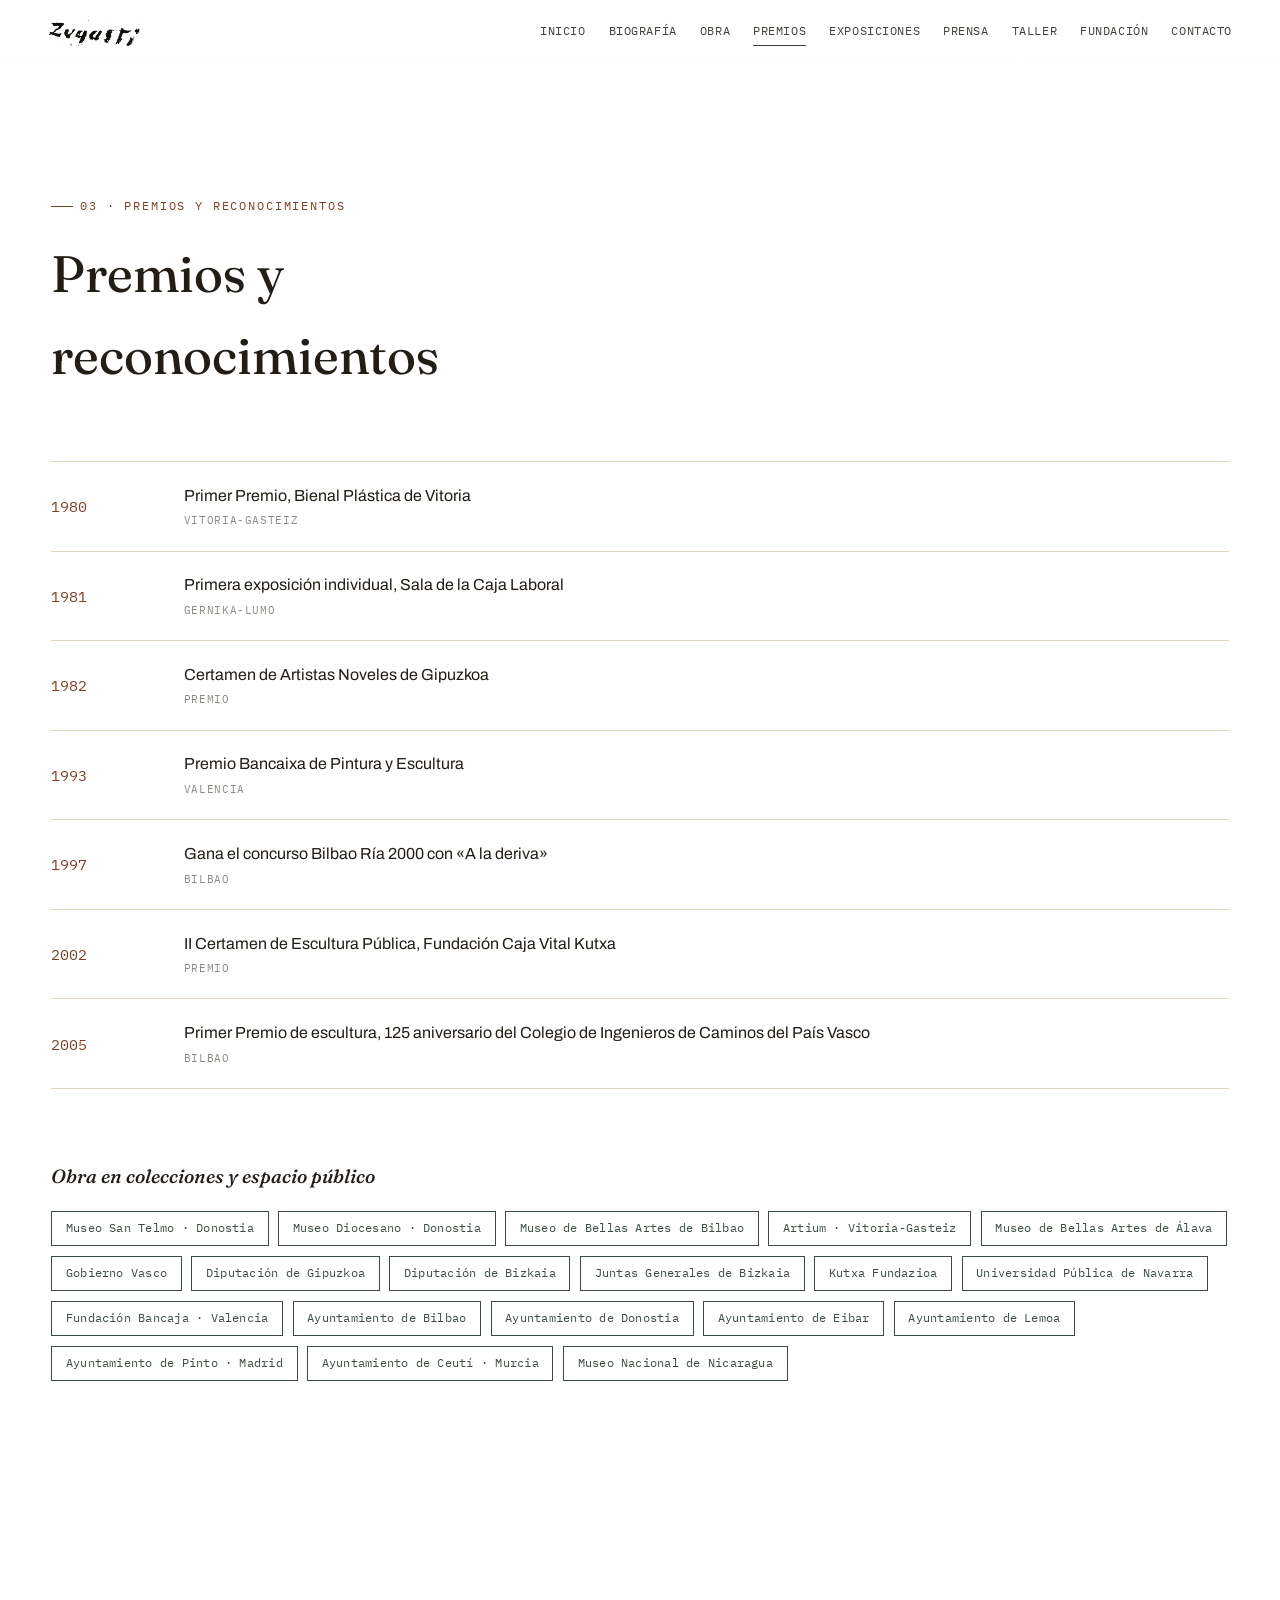
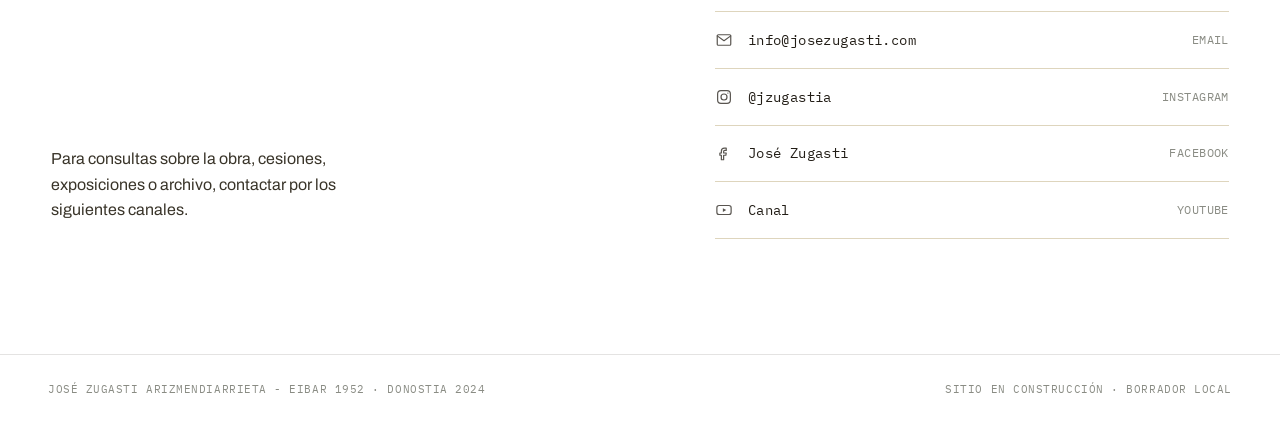
<file: premios.html>
<!DOCTYPE html>
<html lang="es">
<head>
<meta charset="UTF-8">
<meta name="viewport" content="width=device-width, initial-scale=1.0">
<title>Premios | José Zugasti</title>
<meta name="description" content="Premios, reconocimientos y colecciones públicas con obra de José Zugasti.">
<link rel="preconnect" href="https://fonts.googleapis.com">
<link rel="preconnect" href="https://fonts.gstatic.com" crossorigin>
<link href="https://fonts.googleapis.com/css2?family=Fraunces:ital,opsz,wght@0,9..144,300;0,9..144,450;0,9..144,600;1,9..144,400;1,9..144,500&family=Archivo:wght@400;500;600&family=IBM+Plex+Mono:wght@400;500&display=swap" rel="stylesheet">
<link rel="stylesheet" href="assets/site.css">
</head>
<body>
<header class="site">
  <a href="index.html" class="mark">
    <img class="firma-mark" src="assets/img/firma-zugasti.png" alt="Firma de José Zugasti">
  </a>
  <nav class="links" id="navLinks">
    <a href="index.html">Inicio</a>
    <a href="biografia.html">Biografía</a>
    <a href="obra.html">Obra</a>
    <a href="premios.html" class="is-active">Premios</a>
    <a href="exposiciones.html">Exposiciones</a>
    <a href="prensa.html">Prensa</a>
    <a href="taller.html">Taller</a>
    <a href="fundacion.html">Fundación</a>
    <a href="#contacto">Contacto</a>
  </nav>
  <button class="nav-toggle" id="navToggle" aria-label="Abrir menú">MENU</button>
</header>

<main class="page-main">
  <section class="premios reveal">
    <div class="wrap">
      <div class="section-head">
        <div class="eyebrow">03 · Premios y reconocimientos</div>
        <h2>Premios y reconocimientos</h2>
      </div>

      <div class="timeline">
        <div class="tl-row"><div class="yr">1980</div><div class="ev">Primer Premio, Bienal Plástica de Vitoria<span class="tag">Vitoria-Gasteiz</span></div><div></div></div>
        <div class="tl-row">
          <div class="yr">1981</div>
          <div class="ev">Primera exposición individual, Sala de la Caja Laboral<span class="tag">Gernika-Lumo</span></div>
          <div></div>
        </div>
        <div class="tl-row"><div class="yr">1982</div><div class="ev">Certamen de Artistas Noveles de Gipuzkoa<span class="tag">Premio</span></div><div></div></div>
        <div class="tl-row"><div class="yr">1993</div><div class="ev">Premio Bancaixa de Pintura y Escultura<span class="tag">Valencia</span></div><div></div></div>
        <div class="tl-row"><div class="yr">1997</div><div class="ev">Gana el concurso Bilbao Ría 2000 con «A la deriva»<span class="tag">Bilbao</span></div><div></div></div>
        <div class="tl-row"><div class="yr">2002</div><div class="ev">II Certamen de Escultura Pública, Fundación Caja Vital Kutxa<span class="tag">Premio</span></div><div></div></div>
        <div class="tl-row"><div class="yr">2005</div><div class="ev">Primer Premio de escultura, 125 aniversario del Colegio de Ingenieros de Caminos del País Vasco<span class="tag">Bilbao</span></div><div></div></div>
      </div>

      <div class="colecciones">
        <h3>Obra en colecciones y espacio público</h3>
        <div class="chips">
          <span class="chip">Museo San Telmo · Donostia</span>
          <span class="chip">Museo Diocesano · Donostia</span>
          <span class="chip">Museo de Bellas Artes de Bilbao</span>
          <span class="chip">Artium · Vitoria-Gasteiz</span>
          <span class="chip">Museo de Bellas Artes de Álava</span>
          <span class="chip">Gobierno Vasco</span>
          <span class="chip">Diputación de Gipuzkoa</span>
          <span class="chip">Diputación de Bizkaia</span>
          <span class="chip">Juntas Generales de Bizkaia</span>
          <span class="chip">Kutxa Fundazioa</span>
          <span class="chip">Universidad Pública de Navarra</span>
          <span class="chip">Fundación Bancaja · Valencia</span>
          <span class="chip">Ayuntamiento de Bilbao</span>
          <span class="chip">Ayuntamiento de Donostia</span>
          <span class="chip">Ayuntamiento de Eibar</span>
          <span class="chip">Ayuntamiento de Lemoa</span>
          <span class="chip">Ayuntamiento de Pinto · Madrid</span>
          <span class="chip">Ayuntamiento de Ceutí · Murcia</span>
          <span class="chip">Museo Nacional de Nicaragua</span>
        </div>
      </div>
    </div>
  </section>
</main>

<section class="contacto reveal" id="contacto">
  <div class="wrap">
    <div>
      <p class="lead-line">Para consultas sobre la obra, cesiones, exposiciones o archivo, contactar por los siguientes canales.</p>
    </div>
    <div class="social">
      <a href="mailto:info@josezugasti.com"><span class="s-left"><svg class="ico" viewBox="0 0 24 24" fill="none" stroke="currentColor" stroke-width="1.6" stroke-linecap="round" stroke-linejoin="round"><rect x="3" y="5" width="18" height="14" rx="1.5"/><path d="M3 6.5 12 13 21 6.5"/></svg>info@josezugasti.com</span> <span class="small">EMAIL</span></a>
      <a href="https://www.instagram.com/jzugastia/" target="_blank" rel="noopener"><span class="s-left"><svg class="ico" viewBox="0 0 24 24" fill="none" stroke="currentColor" stroke-width="1.6" stroke-linecap="round" stroke-linejoin="round"><rect x="3.5" y="3.5" width="17" height="17" rx="4.5"/><circle cx="12" cy="12" r="4"/><circle cx="17.2" cy="6.8" r="0.9" fill="currentColor" stroke="none"/></svg>@jzugastia</span> <span class="small">INSTAGRAM</span></a>
      <a href="https://www.facebook.com/jose.zugasti.9/" target="_blank" rel="noopener"><span class="s-left"><svg class="ico" viewBox="0 0 24 24" fill="none" stroke="currentColor" stroke-width="1.6" stroke-linecap="round" stroke-linejoin="round"><path d="M15 8.5h-2a1.5 1.5 0 0 0-1.5 1.5v2H15l-.5 3H11.5v6h-3v-6H6.5v-3h2V9.5A4 4 0 0 1 12.5 5.5H15z"/></svg>José Zugasti</span> <span class="small">FACEBOOK</span></a>
      <a href="http://www.youtube.com/channel/UCeoMvnB5boapN6mfcv-W1tw" target="_blank" rel="noopener"><span class="s-left"><svg class="ico" viewBox="0 0 24 24" fill="none" stroke="currentColor" stroke-width="1.6" stroke-linecap="round" stroke-linejoin="round"><rect x="2.5" y="6" width="19" height="12" rx="3"/><path d="M10.5 9.5 15 12l-4.5 2.5z" fill="currentColor" stroke="none"/></svg>Canal</span> <span class="small">YOUTUBE</span></a>
    </div>
  </div>
</section>

<footer class="credit">
  <span>JOSÉ ZUGASTI ARIZMENDIARRIETA - EIBAR 1952 · DONOSTIA 2024</span>
  <span>SITIO EN CONSTRUCCIÓN · BORRADOR LOCAL</span>
</footer>

<script src="assets/site.js"></script>
</body>
</html>
</file>
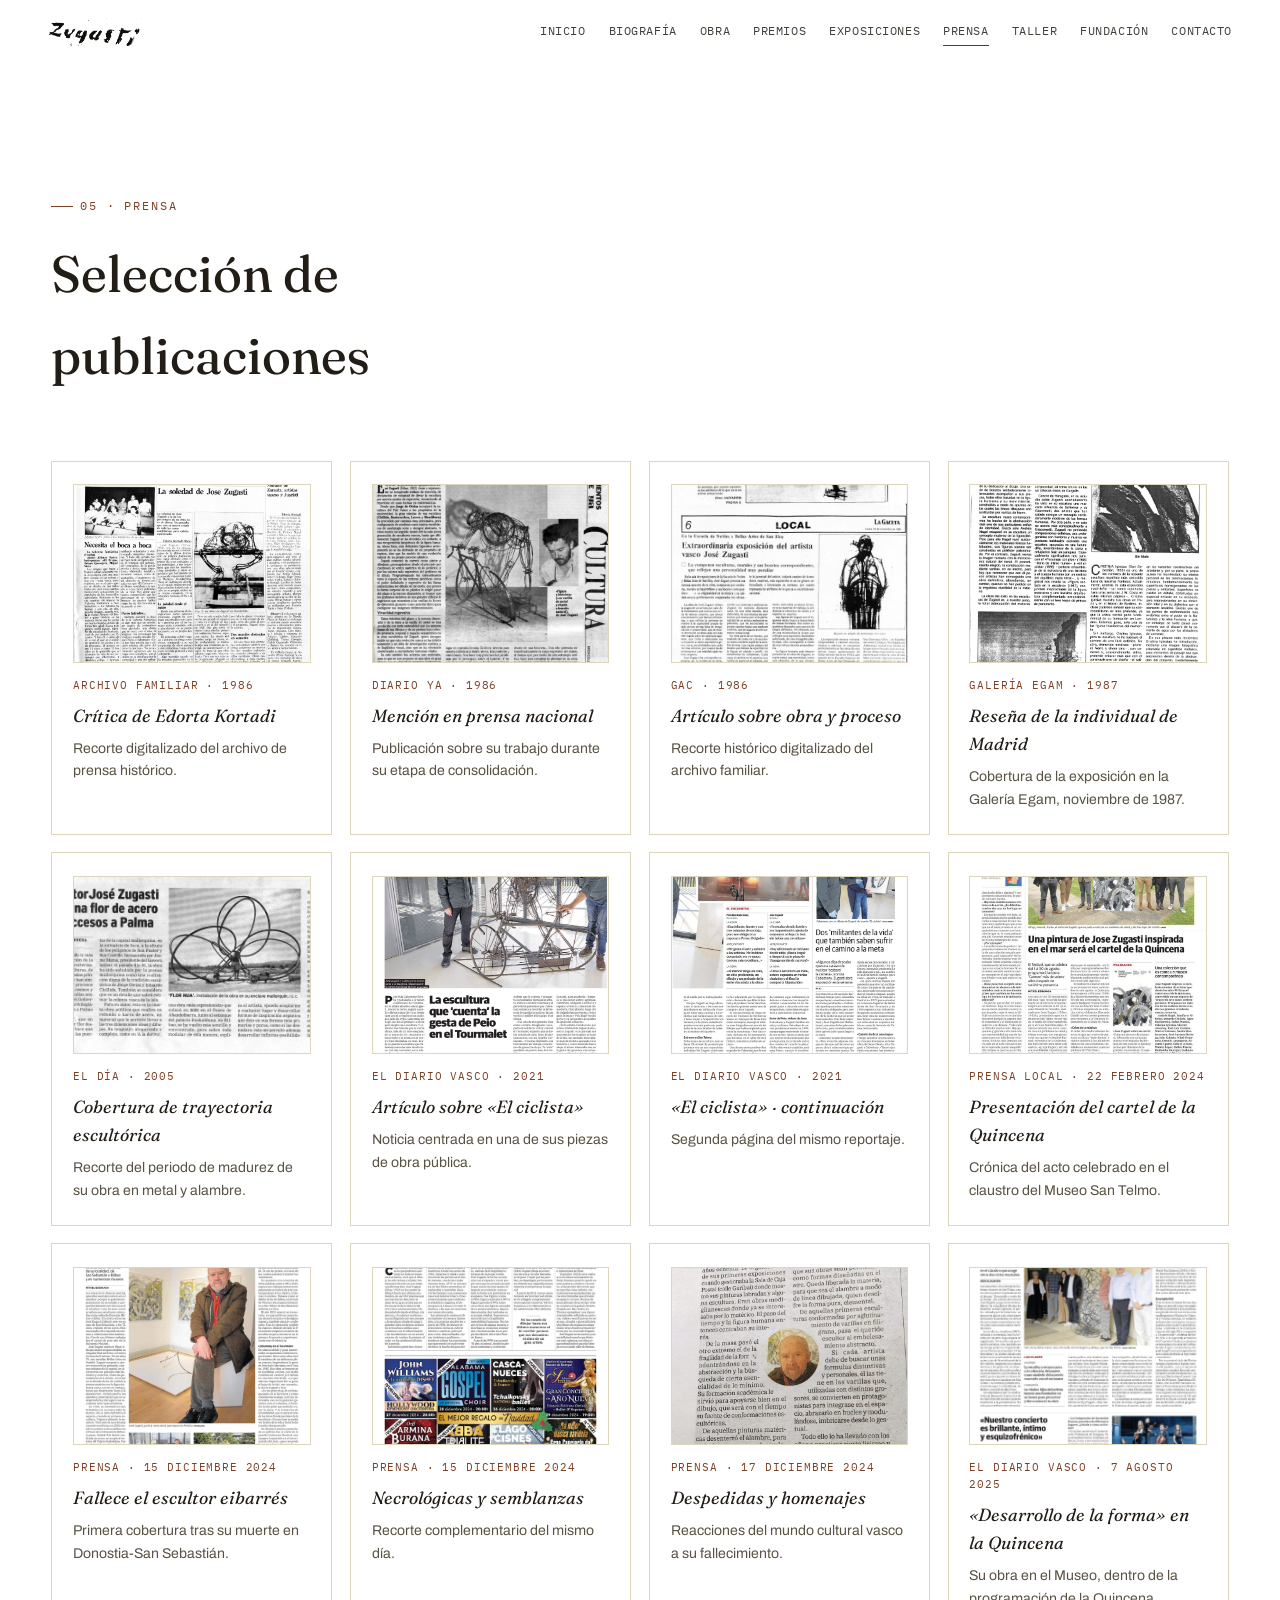
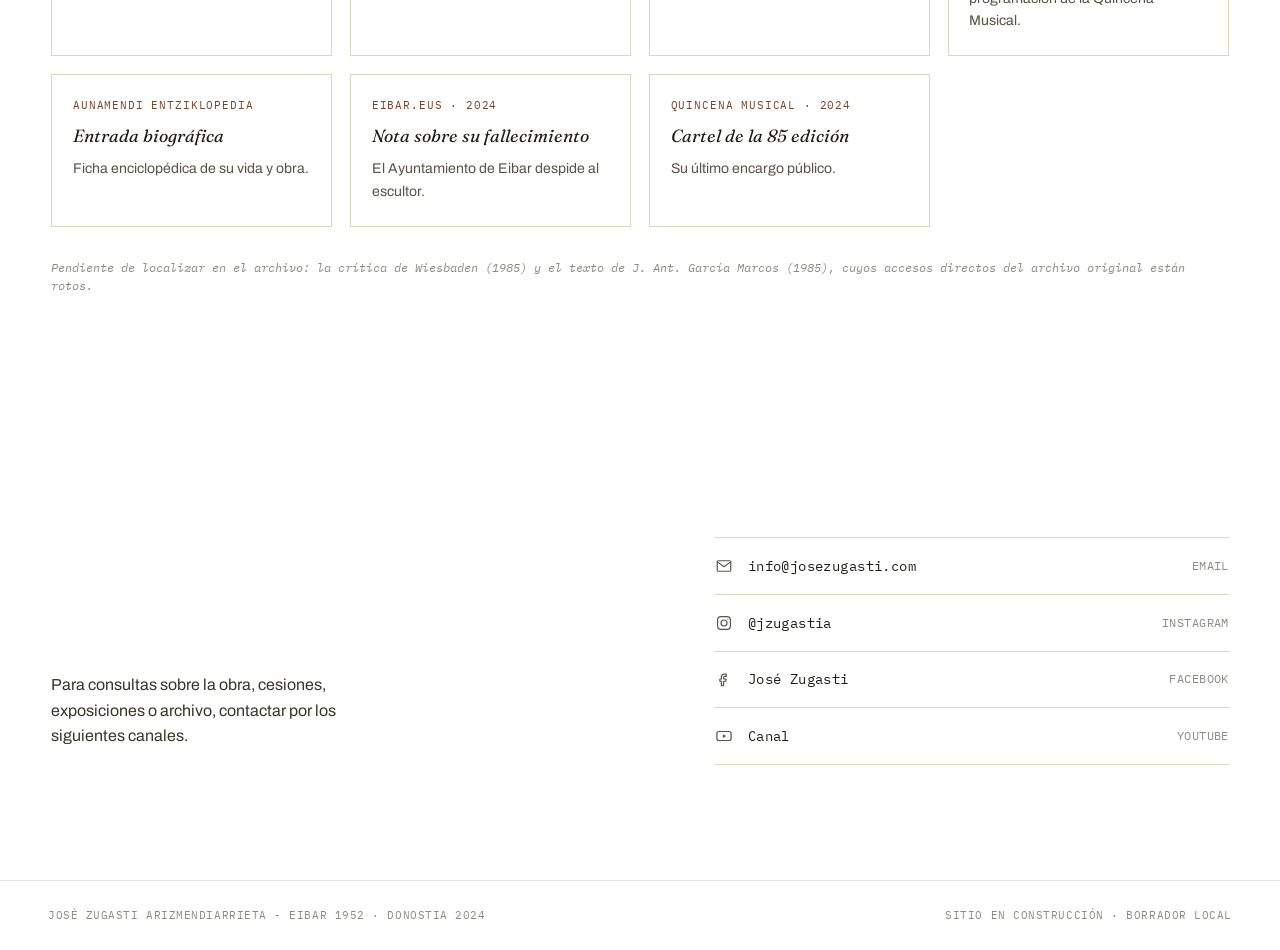
<file: prensa.html>
<!DOCTYPE html>
<html lang="es">
<head>
<meta charset="UTF-8">
<meta name="viewport" content="width=device-width, initial-scale=1.0">
<title>Prensa | José Zugasti</title>
<meta name="description" content="Recortes de prensa y enlaces sobre José Zugasti, del archivo familiar.">
<link rel="preconnect" href="https://fonts.googleapis.com">
<link rel="preconnect" href="https://fonts.gstatic.com" crossorigin>
<link href="https://fonts.googleapis.com/css2?family=Fraunces:ital,opsz,wght@0,9..144,300;0,9..144,450;0,9..144,600;1,9..144,400;1,9..144,500&family=Archivo:wght@400;500;600&family=IBM+Plex+Mono:wght@400;500&display=swap" rel="stylesheet">
<link rel="stylesheet" href="assets/site.css">
</head>
<body>
<header class="site">
  <a href="index.html" class="mark">
    <img class="firma-mark" src="assets/img/firma-zugasti.png" alt="Firma de José Zugasti">
  </a>
  <nav class="links" id="navLinks">
    <a href="index.html">Inicio</a>
    <a href="biografia.html">Biografía</a>
    <a href="obra.html">Obra</a>
    <a href="premios.html">Premios</a>
    <a href="exposiciones.html">Exposiciones</a>
    <a href="prensa.html" class="is-active">Prensa</a>
    <a href="taller.html">Taller</a>
    <a href="fundacion.html">Fundación</a>
    <a href="#contacto">Contacto</a>
  </nav>
  <button class="nav-toggle" id="navToggle" aria-label="Abrir menú">MENU</button>
</header>

<main class="page-main">
  <section class="prensa reveal">
    <div class="wrap">
      <div class="section-head">
        <div class="eyebrow">05 · Prensa</div>
        <h2>Selección de publicaciones</h2>
      </div>

      <div class="press-list">
        <a class="press-card" href="assets/img/prensa/prensa-1986-edorta-kortadi.jpg" target="_blank" rel="noopener">
          <img class="press-thumb" src="assets/img/prensa/prensa-1986-edorta-kortadi.jpg" alt="Crítica de Edorta Kortadi sobre José Zugasti, 1986" loading="lazy" decoding="async">
          <span class="src">Archivo familiar · 1986</span>
          <span class="head">Crítica de Edorta Kortadi</span>
          <span class="dek">Recorte digitalizado del archivo de prensa histórico.</span>
        </a>
        <a class="press-card" href="assets/img/prensa/prensa-1986-diario-ya.jpg" target="_blank" rel="noopener">
          <img class="press-thumb" src="assets/img/prensa/prensa-1986-diario-ya.jpg" alt="Recorte del Diario YA de 1986" loading="lazy" decoding="async">
          <span class="src">Diario YA · 1986</span>
          <span class="head">Mención en prensa nacional</span>
          <span class="dek">Publicación sobre su trabajo durante su etapa de consolidación.</span>
        </a>
        <a class="press-card" href="assets/img/prensa/prensa-1986-gac.jpg" target="_blank" rel="noopener">
          <img class="press-thumb" src="assets/img/prensa/prensa-1986-gac.jpg" alt="Recorte GAC de 1986" loading="lazy" decoding="async">
          <span class="src">GAC · 1986</span>
          <span class="head">Artículo sobre obra y proceso</span>
          <span class="dek">Recorte histórico digitalizado del archivo familiar.</span>
        </a>
        <a class="press-card" href="assets/img/prensa/prensa-1987-egam.jpg" target="_blank" rel="noopener">
          <img class="press-thumb" src="assets/img/prensa/prensa-1987-egam.jpg" alt="Recorte sobre la exposición en la Galería Egam, 1987" loading="lazy" decoding="async">
          <span class="src">Galería Egam · 1987</span>
          <span class="head">Reseña de la individual de Madrid</span>
          <span class="dek">Cobertura de la exposición en la Galería Egam, noviembre de 1987.</span>
        </a>
        <a class="press-card" href="assets/img/prensa/prensa-2005-el-dia.jpg" target="_blank" rel="noopener">
          <img class="press-thumb" src="assets/img/prensa/prensa-2005-el-dia.jpg" alt="Recorte del año 2005" loading="lazy" decoding="async">
          <span class="src">El Día · 2005</span>
          <span class="head">Cobertura de trayectoria escultórica</span>
          <span class="dek">Recorte del periodo de madurez de su obra en metal y alambre.</span>
        </a>
        <a class="press-card" href="assets/img/prensa/prensa-2021-dv-ciclista.jpg" target="_blank" rel="noopener">
          <img class="press-thumb" src="assets/img/prensa/prensa-2021-dv-ciclista.jpg" alt="Recorte de El Diario Vasco sobre El ciclista, 2021" loading="lazy" decoding="async">
          <span class="src">El Diario Vasco · 2021</span>
          <span class="head">Artículo sobre «El ciclista»</span>
          <span class="dek">Noticia centrada en una de sus piezas de obra pública.</span>
        </a>
        <a class="press-card" href="assets/img/prensa/prensa-2021-dv-ciclista-02.jpg" target="_blank" rel="noopener">
          <img class="press-thumb" src="assets/img/prensa/prensa-2021-dv-ciclista-02.jpg" alt="Segunda página del reportaje de El Diario Vasco sobre El ciclista, 2021" loading="lazy" decoding="async">
          <span class="src">El Diario Vasco · 2021</span>
          <span class="head">«El ciclista» · continuación</span>
          <span class="dek">Segunda página del mismo reportaje.</span>
        </a>
        <a class="press-card" href="assets/img/prensa/prensa-2024-recorte-22-2-24.jpg" target="_blank" rel="noopener">
          <img class="press-thumb" src="assets/img/prensa/prensa-2024-recorte-22-2-24.jpg" alt="Recorte de prensa del 22 de febrero de 2024" loading="lazy" decoding="async">
          <span class="src">Prensa local · 22 febrero 2024</span>
          <span class="head">Presentación del cartel de la Quincena</span>
          <span class="dek">Crónica del acto celebrado en el claustro del Museo San Telmo.</span>
        </a>
        <a class="press-card" href="assets/img/prensa/prensa-2024-12-15a.jpg" target="_blank" rel="noopener">
          <img class="press-thumb" src="assets/img/prensa/prensa-2024-12-15a.jpg" alt="Recorte de prensa del 15 de diciembre de 2024" loading="lazy" decoding="async">
          <span class="src">Prensa · 15 diciembre 2024</span>
          <span class="head">Fallece el escultor eibarrés</span>
          <span class="dek">Primera cobertura tras su muerte en Donostia-San Sebastián.</span>
        </a>
        <a class="press-card" href="assets/img/prensa/prensa-2024-12-15b.jpg" target="_blank" rel="noopener">
          <img class="press-thumb" src="assets/img/prensa/prensa-2024-12-15b.jpg" alt="Segundo recorte de prensa del 15 de diciembre de 2024" loading="lazy" decoding="async">
          <span class="src">Prensa · 15 diciembre 2024</span>
          <span class="head">Necrológicas y semblanzas</span>
          <span class="dek">Recorte complementario del mismo día.</span>
        </a>
        <a class="press-card" href="assets/img/prensa/prensa-2024-12-17.jpg" target="_blank" rel="noopener">
          <img class="press-thumb" src="assets/img/prensa/prensa-2024-12-17.jpg" alt="Recorte de prensa del 17 de diciembre de 2024" loading="lazy" decoding="async">
          <span class="src">Prensa · 17 diciembre 2024</span>
          <span class="head">Despedidas y homenajes</span>
          <span class="dek">Reacciones del mundo cultural vasco a su fallecimiento.</span>
        </a>
        <a class="press-card" href="assets/img/prensa/prensa-2025-dv-quincena.jpg" target="_blank" rel="noopener">
          <img class="press-thumb" src="assets/img/prensa/prensa-2025-dv-quincena.jpg" alt="Recorte de El Diario Vasco del 7 de agosto de 2025" loading="lazy" decoding="async">
          <span class="src">El Diario Vasco · 7 agosto 2025</span>
          <span class="head">«Desarrollo de la forma» en la Quincena</span>
          <span class="dek">Su obra en el Museo, dentro de la programación de la Quincena Musical.</span>
        </a>
        <a class="press-card" href="https://aunamendi.eusko-ikaskuntza.eus/es/zugasti-arizmendiarrieta-jose/ar-152484/" target="_blank" rel="noopener">
          <span class="src">Aunamendi Entziklopedia</span>
          <span class="head">Entrada biográfica</span>
          <span class="dek">Ficha enciclopédica de su vida y obra.</span>
        </a>
        <a class="press-card" href="https://www.eibar.eus/es/cultura/noticias/ha-fallecido-el-escultor-eibarres-jose-zugasti-arizmendiarrieta-1952-2024" target="_blank" rel="noopener">
          <span class="src">Eibar.eus · 2024</span>
          <span class="head">Nota sobre su fallecimiento</span>
          <span class="dek">El Ayuntamiento de Eibar despide al escultor.</span>
        </a>
        <a class="press-card" href="https://www.quincenamusical.eus/es/carteles/cartel/85-quincena-musical-cartel" target="_blank" rel="noopener">
          <span class="src">Quincena Musical · 2024</span>
          <span class="head">Cartel de la 85 edición</span>
          <span class="dek">Su último encargo público.</span>
        </a>
      </div>

      <p class="todo" style="color:var(--wire-dim); margin-top:2rem;">
        Pendiente de localizar en el archivo: la crítica de Wiesbaden (1985) y el texto de J. Ant. García Marcos (1985), cuyos accesos directos del archivo original están rotos.
      </p>
    </div>
  </section>
</main>

<section class="contacto reveal" id="contacto">
  <div class="wrap">
    <div>
      <p class="lead-line">Para consultas sobre la obra, cesiones, exposiciones o archivo, contactar por los siguientes canales.</p>
    </div>
    <div class="social">
      <a href="mailto:info@josezugasti.com"><span class="s-left"><svg class="ico" viewBox="0 0 24 24" fill="none" stroke="currentColor" stroke-width="1.6" stroke-linecap="round" stroke-linejoin="round"><rect x="3" y="5" width="18" height="14" rx="1.5"/><path d="M3 6.5 12 13 21 6.5"/></svg>info@josezugasti.com</span> <span class="small">EMAIL</span></a>
      <a href="https://www.instagram.com/jzugastia/" target="_blank" rel="noopener"><span class="s-left"><svg class="ico" viewBox="0 0 24 24" fill="none" stroke="currentColor" stroke-width="1.6" stroke-linecap="round" stroke-linejoin="round"><rect x="3.5" y="3.5" width="17" height="17" rx="4.5"/><circle cx="12" cy="12" r="4"/><circle cx="17.2" cy="6.8" r="0.9" fill="currentColor" stroke="none"/></svg>@jzugastia</span> <span class="small">INSTAGRAM</span></a>
      <a href="https://www.facebook.com/jose.zugasti.9/" target="_blank" rel="noopener"><span class="s-left"><svg class="ico" viewBox="0 0 24 24" fill="none" stroke="currentColor" stroke-width="1.6" stroke-linecap="round" stroke-linejoin="round"><path d="M15 8.5h-2a1.5 1.5 0 0 0-1.5 1.5v2H15l-.5 3H11.5v6h-3v-6H6.5v-3h2V9.5A4 4 0 0 1 12.5 5.5H15z"/></svg>José Zugasti</span> <span class="small">FACEBOOK</span></a>
      <a href="http://www.youtube.com/channel/UCeoMvnB5boapN6mfcv-W1tw" target="_blank" rel="noopener"><span class="s-left"><svg class="ico" viewBox="0 0 24 24" fill="none" stroke="currentColor" stroke-width="1.6" stroke-linecap="round" stroke-linejoin="round"><rect x="2.5" y="6" width="19" height="12" rx="3"/><path d="M10.5 9.5 15 12l-4.5 2.5z" fill="currentColor" stroke="none"/></svg>Canal</span> <span class="small">YOUTUBE</span></a>
    </div>
  </div>
</section>

<footer class="credit">
  <span>JOSÉ ZUGASTI ARIZMENDIARRIETA - EIBAR 1952 · DONOSTIA 2024</span>
  <span>SITIO EN CONSTRUCCIÓN · BORRADOR LOCAL</span>
</footer>

<script src="assets/site.js"></script>
</body>
</html>
</file>
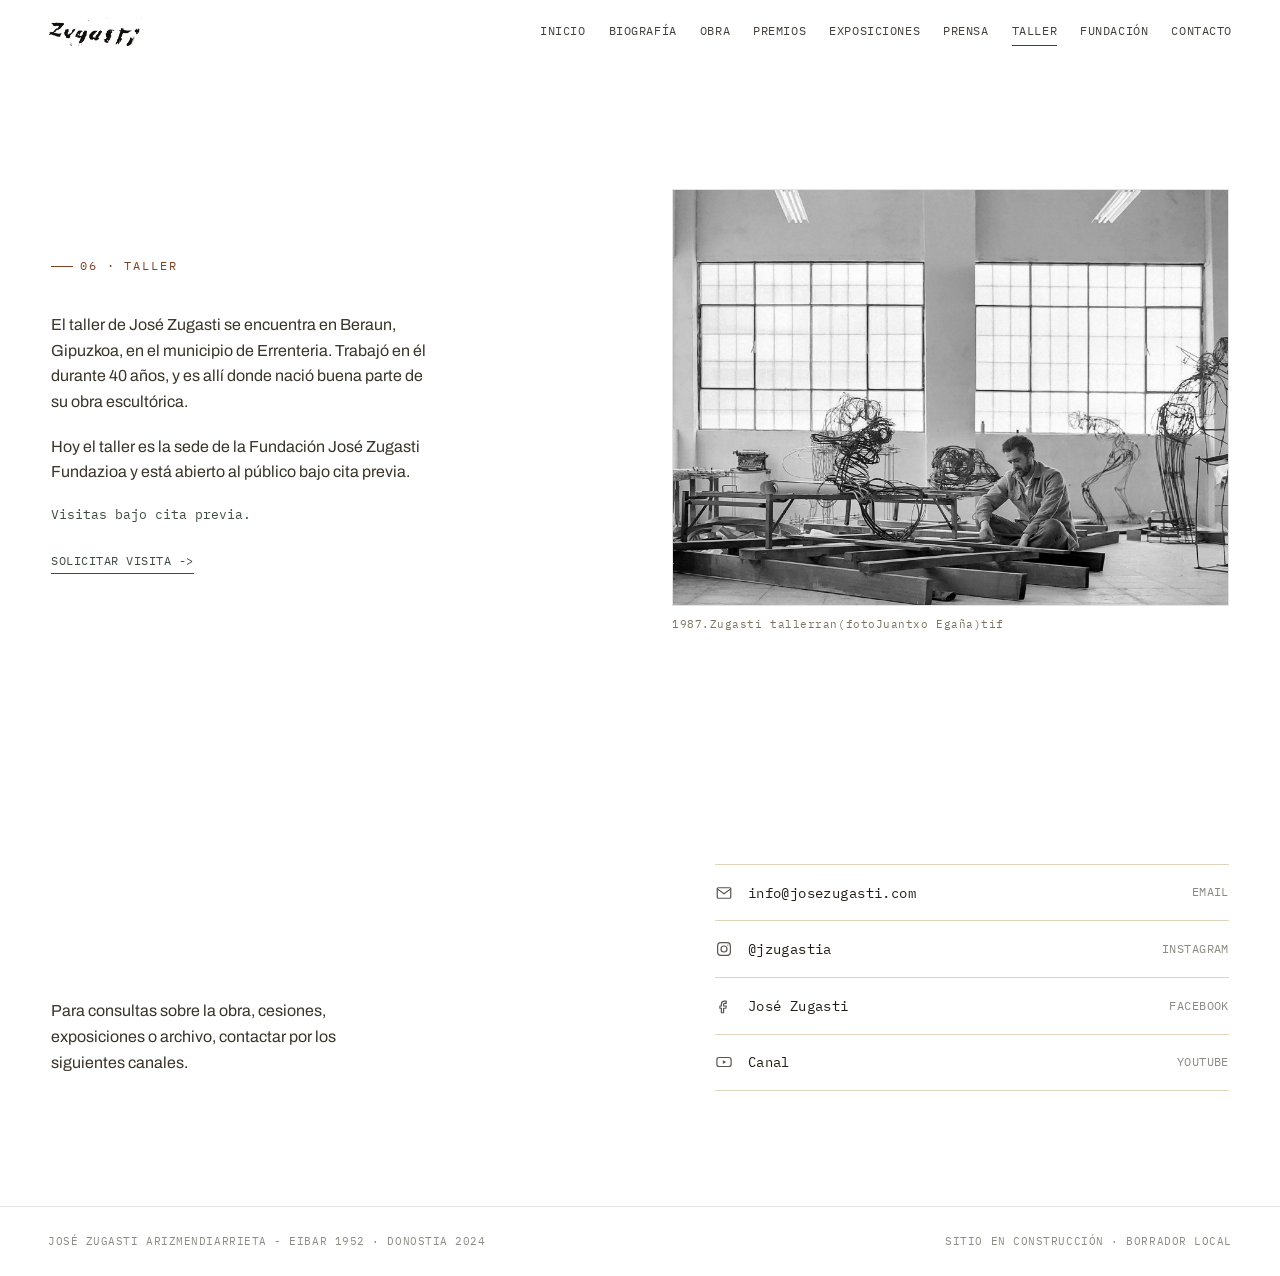
<file: taller.html>
<!DOCTYPE html>
<html lang="es">
<head>
<meta charset="UTF-8">
<meta name="viewport" content="width=device-width, initial-scale=1.0">
<title>Taller | José Zugasti</title>
<meta name="description" content="El taller de José Zugasti en Donostia-San Sebastián. Visitas bajo cita previa.">
<link rel="preconnect" href="https://fonts.googleapis.com">
<link rel="preconnect" href="https://fonts.gstatic.com" crossorigin>
<link href="https://fonts.googleapis.com/css2?family=Fraunces:ital,opsz,wght@0,9..144,300;0,9..144,450;0,9..144,600;1,9..144,400;1,9..144,500&family=Archivo:wght@400;500;600&family=IBM+Plex+Mono:wght@400;500&display=swap" rel="stylesheet">
<link rel="stylesheet" href="assets/site.css">
</head>
<body>
<header class="site">
  <a href="index.html" class="mark">
    <img class="firma-mark" src="assets/img/firma-zugasti.png" alt="Firma de José Zugasti">
  </a>
  <nav class="links" id="navLinks">
    <a href="index.html">Inicio</a>
    <a href="biografia.html">Biografía</a>
    <a href="obra.html">Obra</a>
    <a href="premios.html">Premios</a>
    <a href="exposiciones.html">Exposiciones</a>
    <a href="prensa.html">Prensa</a>
    <a href="taller.html" class="is-active">Taller</a>
    <a href="fundacion.html">Fundación</a>
    <a href="#contacto">Contacto</a>
  </nav>
  <button class="nav-toggle" id="navToggle" aria-label="Abrir menú">MENU</button>
</header>

<main class="page-main">
  <section class="taller reveal">
    <div class="wrap grid">
      <div>
        <div class="section-head" style="margin-bottom:0;">
          <div class="eyebrow">06 · Taller</div>
        </div>
        <p>El taller de José Zugasti se encuentra en Beraun, Gipuzkoa, en el municipio de Errenteria. Trabajó en él durante 40 años, y es allí donde nació buena parte de su obra escultórica.</p>
        <p>Hoy el taller es la sede de la Fundación José Zugasti Fundazioa y está abierto al público bajo cita previa.</p>
        <p style="font-family:var(--mono); font-size:0.82rem; color:var(--pine);">Visitas bajo cita previa.</p>
        <a class="cta" href="mailto:info@josezugasti.com?subject=Visita%20al%20taller">Solicitar visita -&gt;</a>
      </div>
      <div class="shots">
        <figure>
          <img src="assets/img/taller.jpg" alt="Taller de José Zugasti en Beraun, Errenteria, Gipuzkoa" loading="lazy" decoding="async">
          <figcaption>1987.Zugasti tallerran(fotoJuantxo Egaña)tif</figcaption>
        </figure>
      </div>
    </div>
  </section>
</main>

<section class="contacto reveal" id="contacto">
  <div class="wrap">
    <div>
      <p class="lead-line">Para consultas sobre la obra, cesiones, exposiciones o archivo, contactar por los siguientes canales.</p>
    </div>
    <div class="social">
      <a href="mailto:info@josezugasti.com"><span class="s-left"><svg class="ico" viewBox="0 0 24 24" fill="none" stroke="currentColor" stroke-width="1.6" stroke-linecap="round" stroke-linejoin="round"><rect x="3" y="5" width="18" height="14" rx="1.5"/><path d="M3 6.5 12 13 21 6.5"/></svg>info@josezugasti.com</span> <span class="small">EMAIL</span></a>
      <a href="https://www.instagram.com/jzugastia/" target="_blank" rel="noopener"><span class="s-left"><svg class="ico" viewBox="0 0 24 24" fill="none" stroke="currentColor" stroke-width="1.6" stroke-linecap="round" stroke-linejoin="round"><rect x="3.5" y="3.5" width="17" height="17" rx="4.5"/><circle cx="12" cy="12" r="4"/><circle cx="17.2" cy="6.8" r="0.9" fill="currentColor" stroke="none"/></svg>@jzugastia</span> <span class="small">INSTAGRAM</span></a>
      <a href="https://www.facebook.com/jose.zugasti.9/" target="_blank" rel="noopener"><span class="s-left"><svg class="ico" viewBox="0 0 24 24" fill="none" stroke="currentColor" stroke-width="1.6" stroke-linecap="round" stroke-linejoin="round"><path d="M15 8.5h-2a1.5 1.5 0 0 0-1.5 1.5v2H15l-.5 3H11.5v6h-3v-6H6.5v-3h2V9.5A4 4 0 0 1 12.5 5.5H15z"/></svg>José Zugasti</span> <span class="small">FACEBOOK</span></a>
      <a href="http://www.youtube.com/channel/UCeoMvnB5boapN6mfcv-W1tw" target="_blank" rel="noopener"><span class="s-left"><svg class="ico" viewBox="0 0 24 24" fill="none" stroke="currentColor" stroke-width="1.6" stroke-linecap="round" stroke-linejoin="round"><rect x="2.5" y="6" width="19" height="12" rx="3"/><path d="M10.5 9.5 15 12l-4.5 2.5z" fill="currentColor" stroke="none"/></svg>Canal</span> <span class="small">YOUTUBE</span></a>
    </div>
  </div>
</section>

<footer class="credit">
  <span>JOSÉ ZUGASTI ARIZMENDIARRIETA - EIBAR 1952 · DONOSTIA 2024</span>
  <span>SITIO EN CONSTRUCCIÓN · BORRADOR LOCAL</span>
</footer>

<script src="assets/site.js"></script>
</body>
</html>
</file>
<file: assets/site.css>
/* ============ TOKENS ============ */
:root{
  --wire: #b9bbb2;
  --wire-dim: #8a8c84;
  --canvas: #ece6d4;
  --canvas-dim: #ded5bd;
  --ink: #221d16;
  --oxide: #a1512c;
  --oxide-dim: #7c4025;
  --pine: #3c4c40;

  --display: 'Fraunces', serif;
  --body: 'Archivo', sans-serif;
  --mono: 'IBM Plex Mono', monospace;

  --wrap: min(1180px, 92vw);
}

*{ box-sizing: border-box; }
html{ scroll-behavior: smooth; }
body{
  margin:0;
  background: #fff;
  color: var(--ink);
  font-family: var(--body);
  font-size: 16px;
  line-height: 1.6;
  -webkit-font-smoothing: antialiased;
}
img{ max-width:100%; display:block; }
a{ color: inherit; }
h1,h2,h3{ font-family: var(--display); font-weight: 450; margin: 0; }
.wrap{ width: var(--wrap); margin-inline: auto; }
.eyebrow{
  font-family: var(--mono);
  font-size: 0.72rem;
  letter-spacing: 0.16em;
  text-transform: uppercase;
  display: inline-flex;
  align-items: center;
  gap: 0.6em;
}
.eyebrow::before{
  content:"";
  width: 22px; height: 1px;
  background: currentColor;
  display: inline-block;
}

/* Placeholder de imagen pendiente (scaffold) */
.ph{
  border: 1px dashed var(--wire-dim);
  background:
    repeating-linear-gradient(45deg, transparent, transparent 9px, rgba(138,140,132,.08) 9px, rgba(138,140,132,.08) 10px);
  display:flex; flex-direction:column; align-items:center; justify-content:center;
  text-align:center; gap:0.4rem; padding:1.2rem;
  color: var(--wire-dim); font-family: var(--mono); font-size:0.68rem; letter-spacing:0.04em;
  min-height: 150px;
}
.ph .path{ color: var(--oxide-dim); font-size:0.64rem; }
.ph svg{ width:26px; height:26px; opacity:0.6; }

@media (prefers-reduced-motion: reduce){
  *{ animation-duration: 0.001ms !important; animation-iteration-count: 1 !important; transition-duration: 0.001ms !important; scroll-behavior: auto !important; }
}

/* ============ NAV ============ */
header.site{
  position: fixed; inset: 0 0 auto 0; z-index: 50;
  display:flex; align-items:center; justify-content: space-between;
  padding: 1.1rem clamp(1.2rem, 4vw, 3rem);
  color: var(--ink);
  background: linear-gradient(180deg, rgba(255,255,255,.94) 0%, rgba(255,255,255,.62) 65%, rgba(255,255,255,0) 100%);
}
.mark{
  display:flex; align-items:center; gap:0.7rem;
  font-family: var(--mono); font-size:0.78rem; letter-spacing:0.08em;
  text-decoration:none; color: inherit;
}
.firma-mark{ height: 28px; width: auto; display:block; }
.header-actions{ display:flex; align-items:center; gap: clamp(1rem,2vw,1.8rem); }
nav.links{ display:flex; gap: clamp(0.8rem,1.8vw,1.7rem); font-family: var(--mono); font-size:0.72rem; letter-spacing:0.05em; text-transform: uppercase; }
nav.links a{ text-decoration:none; opacity:0.85; position:relative; }
nav.links a:hover{ opacity:1; color: var(--oxide-dim); }
nav.links a::after{
  content:""; position:absolute; left:0; right:0; bottom:-5px; height:1px;
  background: currentColor; transform: scaleX(0); transform-origin: left;
  transition: transform .35s ease;
}
nav.links a:hover::after,
nav.links a.is-active::after{ transform: scaleX(1); }
.nav-toggle{ display:none; background:none; border:1px solid currentColor; color:inherit; font-family:var(--mono); font-size:0.7rem; padding:0.4rem 0.7rem; letter-spacing:0.08em; cursor:pointer; }

@media (max-width: 880px){
  nav.links{
    position: fixed; inset: 0; background: #fff; color: var(--ink);
    flex-direction: column; justify-content:center; align-items:flex-start;
    padding: 2rem clamp(1.4rem,6vw,3rem); gap: 1.4rem; font-size: 1rem;
    transform: translateY(-100%); transition: transform .45s cubic-bezier(.7,0,.2,1);
  }
  nav.links.open{ transform: translateY(0); }
  .nav-toggle{ display:inline-block; }
}

/* ============ HERO ============ */
.hero{
  position: relative;
  background: #fff;
}
.hero-visual{
  display:block;
  width: 100%;
  height: auto;
  filter: brightness(1.08) saturate(0.96);
}
.hero-copy{
  padding-top: clamp(2.6rem,6vw,4.4rem);
  padding-bottom: clamp(3.4rem,7vw,5.4rem);
}
.hero-eyebrow{ color: var(--oxide-dim); margin-bottom:1.4rem; }
.hero .tagline{
  margin-top: 1.6rem;
  max-width: 34ch;
  font-size: 1.12rem;
  color: #3a352a;
  font-weight: 400;
}
.hero .tagline footer{ color: var(--wire-dim); font-family: var(--mono); font-size: 0.72rem; margin-top:0.6rem; font-style:normal; }
.hero .years{
  font-family: var(--mono); color: var(--wire-dim); margin-top: 2.2rem; font-size:0.82rem; letter-spacing:0.1em;
}
.hero-social{ display:flex; align-items:center; gap:1.1rem; margin-top: 1.8rem; }
.hero-social a{ color: var(--ink); display:flex; opacity:0.7; transition: opacity .2s ease, color .2s ease; }
.hero-social a:hover{ opacity:1; color: var(--oxide); }
.hero-social svg{ width:19px; height:19px; }

/* ============ SUCESIÓN ZUGASTI ============ */
.sucesion{ background: #fff; }
.sucesion .wrap{ max-width: 74ch; }
.sucesion p{ color:#3a352a; margin:0 0 1.2rem; font-size:1.02rem; }
.sucesion p:last-child{ margin-bottom:0; }

/* ============ SECTIONS shared ============ */
section{ padding: clamp(4.5rem,9vw,8rem) 0; }
.page-main{ padding-top: 4.6rem; }
.section-head{ max-width: 62ch; margin-bottom: clamp(2.4rem,5vw,4rem); }
.section-head .eyebrow{ color: var(--oxide-dim); margin-bottom: 1.1rem; }
.section-head h2{ font-size: clamp(2.1rem, 4.4vw, 3.2rem); }
.section-head .num{ font-family: var(--mono); font-size:0.72rem; color: var(--wire-dim); }
.reveal{ opacity:0; transform: translateY(26px); transition: opacity .8s ease, transform .8s cubic-bezier(.2,.7,.2,1); }
.reveal.in{ opacity:1; transform: translateY(0); }
.todo{ font-family: var(--mono); font-size: 0.72rem; font-style:italic; margin-top:0.8rem; }

/* ============ 1 · BIO ============ */
.bio{ background: #fff; }
.bio .grid{ display:grid; grid-template-columns: 1.5fr 1fr; gap: clamp(2rem,5vw,4.5rem); align-items:start; }
.bio p{ margin: 0 0 1.3rem; font-size:1.04rem; color: #3a352a; text-align: justify; text-justify: inter-word; hyphens: auto; }
.bio p.lead{
  font-family: var(--display); font-style: italic; font-weight:400;
  font-size: clamp(1.35rem,2.4vw,1.7rem); color: var(--ink); line-height:1.45;
  margin-bottom: 1.8rem;
}
.bio-side{ position:sticky; top: 6rem; }
.portrait{ border: 1px solid var(--canvas-dim); padding: 0.5rem; background: #fff; }
.portrait img{
  width: 100%;
  aspect-ratio: 4 / 3;
  object-fit: cover;
}
.portrait figcaption{
  font-family: var(--mono); font-size: 0.7rem; letter-spacing:0.05em;
  padding: 0.7rem 0.3rem 0.2rem; color:#7c7461;
}
.facts{ margin-top: 1.6rem; border-top: 1px solid var(--canvas-dim); padding-top: 1.4rem; }
.facts dt{ font-family: var(--mono); font-size:0.7rem; letter-spacing:0.08em; text-transform:uppercase; color: var(--oxide-dim); margin-top:0.9rem; }
.facts dd{ margin: 0.2rem 0 0; font-size: 0.95rem; }

@media (max-width: 860px){
  .bio .grid{ grid-template-columns: 1fr; }
  .bio-side{ position:static; max-width: 340px; }
}

/* ============ 2 · SELECCIÓN DE OBRA (por categorias) ============ */
.obra{ background: #fff; color: var(--ink); }
.obra .section-head .eyebrow{ color: var(--oxide-dim); }
.obra .section-head h2{ color: var(--ink); }
.obra .section-head .num{ color: var(--wire-dim); }
/* --- Navegacion de categorias, una sola linea, sin tarjetas --- */
.obra-tabs{
  display:flex; flex-wrap:wrap; align-items:center; gap: 0.5rem 1.1rem;
  font-family: var(--mono); font-size:0.78rem; letter-spacing:0.04em;
  border-top: 1px solid var(--canvas-dim); border-bottom: 1px solid var(--canvas-dim);
  padding: 1.1rem 0;
}
.obra-tabs a{
  text-decoration:none; color: var(--wire-dim); position:relative; padding-bottom:2px;
  transition: color .2s ease;
}
.obra-tabs a::after{
  content:""; position:absolute; left:0; right:0; bottom:-3px; height:1px;
  background: var(--oxide); transform: scaleX(0); transform-origin:left;
  transition: transform .3s ease;
}
.obra-tabs a:hover{ color: var(--ink); }
.obra-tabs a.is-active{ color: var(--oxide); }
.obra-tabs a.is-active::after{ transform: scaleX(1); }

a.ref{
  align-self:flex-start; display:inline-flex; align-items:center; gap:0.4em; margin-top:1rem;
  font-family: var(--mono); font-size:0.68rem; letter-spacing:0.05em; text-transform:uppercase;
  color: var(--oxide); text-decoration:none; border-bottom: 1px solid transparent; padding-bottom:1px;
  transition: border-color .25s ease;
}
a.ref:hover{ border-color: var(--oxide); }
a.ref::after{ content:"->"; display:inline-block; transition: transform .25s ease; }
a.ref:hover::after{ transform: translateX(3px); }

/* --- Galerias de obra --- */
.obra-cat{ margin-top: clamp(3.5rem,7vw,6rem); scroll-margin-top: 5rem; }
.obra-cat[hidden]{ display:none; }
.obra-cat > header{
  display:flex; flex-wrap:wrap; align-items:baseline; gap:0.9rem;
  border-bottom:1px solid var(--canvas-dim); padding-bottom:0.9rem; margin-bottom:1.8rem;
}
.obra-cat > header h3{ font-size:1.5rem; font-style:italic; font-weight:500; color:var(--ink); }
.obra-cat > header .count{ font-family:var(--mono); font-size:0.7rem; letter-spacing:0.08em; color:var(--wire-dim); }
.obra-cat > p.intro{ color:#5a5344; font-size:0.95rem; max-width:66ch; margin:0 0 2rem; }

.group-label{
  font-family:var(--mono); font-size:0.68rem; letter-spacing:0.12em; text-transform:uppercase;
  color:var(--oxide-dim); margin: 2.6rem 0 1.2rem;
  display:flex; align-items:center; gap:0.8rem;
}
.group-label::after{ content:""; flex:1; height:1px; background:var(--canvas-dim); }
.group-label:first-of-type{ margin-top:0; }

.gallery{ display:grid; grid-template-columns: repeat(auto-fill, minmax(220px,1fr)); gap:1.5rem 1.2rem; }
.piece{ margin:0; }
.piece .shot{
  display:block; width:100%; padding:0; border:1px solid var(--canvas-dim);
  background: #fff; cursor: zoom-in;
  transition: border-color .25s ease, transform .25s ease;
}
.piece .shot:hover{ border-color: var(--oxide); transform: translateY(-2px); }
.piece .shot img{ width:100%; height: 240px; object-fit: contain; padding: 0.7rem; }
.piece figcaption{ margin-top:0.6rem; font-size:0.85rem; color:#5a5344; line-height:1.4; }
.piece figcaption .y{
  font-family:var(--mono); font-size:0.72rem; letter-spacing:0.06em;
  color:var(--oxide-dim); display:block;
}

@media (max-width: 520px){
  .gallery{ grid-template-columns: repeat(auto-fill, minmax(150px,1fr)); gap:1.1rem 0.8rem; }
  .piece .shot img{ height: 170px; }
}

/* --- Lightbox --- */
.lightbox{
  position: fixed; inset: 0; z-index: 100;
  background: rgba(10,8,6,.95);
  display: none; align-items: center; justify-content: center;
  padding: clamp(1rem,4vw,3rem);
}
.lightbox.open{ display:flex; }
.lightbox figure{ margin:0; max-width: 100%; max-height: 100%; display:flex; flex-direction:column; gap:0.9rem; }
.lightbox img{ max-width: 100%; max-height: calc(100vh - 9rem); object-fit: contain; margin-inline:auto; }
.lightbox figcaption{
  font-family:var(--mono); font-size:0.74rem; letter-spacing:0.04em; color:var(--wire);
  text-align:center;
}
.lightbox figcaption .y{ color: var(--oxide); margin-right:0.6em; }
.lb-btn{
  position:absolute; background:none; border:1px solid var(--wire-dim); color:var(--wire);
  font-family:var(--mono); font-size:0.9rem; width:44px; height:44px; cursor:pointer;
  display:flex; align-items:center; justify-content:center;
  transition: color .2s ease, border-color .2s ease;
}
.lb-btn:hover{ color:var(--oxide); border-color:var(--oxide); }
.lb-close{ top: 1.2rem; right: 1.2rem; }
.lb-prev{ left: 1.2rem; top: 50%; transform: translateY(-50%); }
.lb-next{ right: 1.2rem; top: 50%; transform: translateY(-50%); }

@media (max-width: 620px){
  .lb-prev{ left: 0.6rem; }
  .lb-next{ right: 0.6rem; }
}

/* ============ 3 · PREMIOS ============ */
.premios{ background: #fff; }
.timeline{ border-top: 1px solid var(--canvas-dim); }
.tl-row{
  display:grid; grid-template-columns: 110px 1fr auto; gap: 1.4rem; align-items:center;
  padding: 1.3rem 0; border-bottom: 1px solid var(--canvas-dim);
}
.tl-row .yr{ font-family: var(--mono); font-size:0.95rem; color: var(--oxide-dim); }
.tl-row .ev{ font-size: 1rem; }
.tl-row .ev .tag{ font-family: var(--mono); font-size:0.68rem; color: var(--wire-dim); text-transform:uppercase; letter-spacing:0.06em; display:block; margin-top:0.25rem; }
.tl-row .thumb{ width:76px; height:76px; min-height:0; padding:0.4rem; }
.tl-row .thumb-media{
  width: 76px;
  height: 76px;
  object-fit: cover;
  border: 1px solid var(--canvas-dim);
}
.tl-row .thumb svg{ width:18px; height:18px; }

.colecciones{ margin-top: clamp(3rem,6vw,4.5rem); }
.colecciones h3{ font-size:1.2rem; font-style:italic; font-weight:500; margin-bottom:1.2rem; }
.chips{ display:flex; flex-wrap:wrap; gap: 0.6rem; }
.chip{ font-family: var(--mono); font-size:0.74rem; border:1px solid var(--pine); color: var(--pine); padding: 0.45rem 0.85rem; letter-spacing:0.02em; }

@media (max-width: 620px){
  .tl-row{ grid-template-columns: 80px 1fr; }
  .tl-row .thumb{ display:none; }
}

/* ============ 4 · EXPOSICIONES ============ */
.expos{ background: #fff; color: var(--ink); }
.expos .section-head .eyebrow{ color: var(--oxide-dim); }
.expos .section-head h2{ color: var(--ink); }
.expos .section-head .num{ color: var(--wire-dim); }
.expo-grid{ display:grid; grid-template-columns: 1.1fr 0.9fr; gap: clamp(2rem,5vw,4rem); align-items:start; }
.expo-col h3{ font-size:1.15rem; font-style:italic; font-weight:500; color:var(--ink); margin-bottom:1.1rem; }
.expo-list{ list-style:none; margin:0; padding:0; border-top:1px solid var(--canvas-dim); }
.expo-list li{ display:grid; grid-template-columns: 92px 1fr; gap:1rem; padding:0.85rem 0; border-bottom:1px solid var(--canvas-dim); font-size:0.95rem; }
.expo-list li .y{ font-family:var(--mono); font-size:0.82rem; color:var(--wire-dim); }
.expo-list li .p{ color:#5a5344; }
.expo-list li .p b{ color:var(--ink); font-weight:500; }
.expo-feature{ margin-top:1.4rem; }
.expo-feature img{
  width: 100%;
  aspect-ratio: 16 / 10;
  object-fit: cover;
  border: 1px solid var(--canvas-dim);
}
.expo-feature figcaption{ font-family:var(--mono); font-size:0.68rem; color:var(--wire-dim); margin-top:0.6rem; }

@media (max-width: 780px){ .expo-grid{ grid-template-columns:1fr; } }

/* Listas largas plegables (individuales / colectivas completas) */
.expo-more{ margin-top: 1.6rem; }
.expo-more > summary{
  cursor: pointer; list-style: none;
  font-family: var(--mono); font-size: 0.7rem; letter-spacing: 0.1em; text-transform: uppercase;
  color: var(--oxide); padding: 0.7rem 0; border-top: 1px solid var(--canvas-dim);
}
.expo-more > summary::-webkit-details-marker{ display:none; }
.expo-more > summary::before{ content:"+ "; }
.expo-more[open] > summary::before{ content:"- "; }
.expo-more > summary:hover{ color: var(--ink); }

/* Bloques apilados a todo el ancho (listado completo) */
.expo-block{ margin-top: clamp(3rem,6vw,4.5rem); }
.expo-block:first-of-type{ margin-top: 0; }
.expo-block > h3{ font-size:1.3rem; font-style:italic; font-weight:500; color:var(--ink); }
.expo-block > .note{ font-family:var(--mono); font-size:0.7rem; letter-spacing:0.06em; color:var(--wire-dim); margin:0.5rem 0 1.3rem; }
.expo-block .expo-list li{ grid-template-columns: 118px 1fr; }
@media (max-width: 560px){
  .expo-block .expo-list li{ grid-template-columns: 1fr; gap:0.25rem; }
}

/* Galeria de fotos de exposiciones */
.expo-shots{ margin-top: clamp(3rem,6vw,4.5rem); }
.expo-shots h3{ font-size:1.15rem; font-style:italic; font-weight:500; color:var(--ink); margin-bottom:1.4rem; }

/* ============ 4b · SALA / SUBSECCIONES CLARAS ============ */
.gallery-light .piece .shot{ background:#fff; border-color: var(--canvas-dim); }
.gallery-light .piece figcaption{ color:#5a5344; }
.gallery-light .piece figcaption .y{ color: var(--oxide-dim); }

/* ============ 5 · PRENSA ============ */
.prensa{ background: #fff; }
.press-list{ display:grid; grid-template-columns: repeat(auto-fit, minmax(260px,1fr)); gap: 1.1rem; }
.press-card{
  border:1px solid var(--canvas-dim); background:#fff; padding:1.4rem 1.3rem;
  display:flex; flex-direction:column; gap:0.5rem; text-decoration:none; color:inherit;
  transition: border-color .25s ease, transform .25s ease;
}
.press-card .press-thumb{
  width: 100%;
  aspect-ratio: 4 / 3;
  object-fit: cover;
  border: 1px solid var(--canvas-dim);
  margin-bottom: 0.4rem;
}
.press-card:hover{ border-color: var(--oxide); transform: translateY(-2px); }
.press-card .src{ font-family:var(--mono); font-size:0.66rem; letter-spacing:0.08em; text-transform:uppercase; color:var(--oxide-dim); }
.press-card .head{ font-family:var(--display); font-style:italic; font-size:1.1rem; }
.press-card .dek{ font-size:0.88rem; color:#5a5344; }

/* ============ 6 · TALLER ============ */
.taller{ background: #fff; }
.taller .grid{ display:grid; grid-template-columns: 1fr 1fr; gap: clamp(2rem,5vw,4rem); align-items:center; }
.taller h2{ font-size: clamp(2rem,4.4vw,3rem); }
.taller p{ max-width: 42ch; margin: 1.2rem 0; color:#3a352a; }
.taller .cta{
  display:inline-flex; align-items:center; gap:0.5em; margin-top:0.4rem;
  font-family:var(--mono); font-size:0.78rem; letter-spacing:0.04em; text-transform:uppercase;
  color:var(--pine); text-decoration:none; border-bottom:1px solid var(--pine); padding-bottom:2px;
}
.taller figure{
  margin: 0;
}
.taller figure img{
  width: 100%;
  aspect-ratio: 4 / 3;
  object-fit: cover;
  border: 1px solid rgba(34,29,22,0.12);
}
.taller .ph{ min-height:280px; }
.taller figure figcaption{
  font-family: var(--mono); font-size:0.68rem; letter-spacing:0.05em;
  color:#7c7461; margin-top:0.6rem;
}
.taller .shots{ display:grid; gap:1.2rem; }
@media (max-width: 780px){ .taller .grid{ grid-template-columns:1fr; } }

/* ============ CONTACTO / FOOTER ============ */
.contacto{ background: #fff; color: var(--ink); }
.contacto .wrap{ display:grid; grid-template-columns: 1.2fr 1fr; gap: 3rem; align-items:end; }
.contacto .lead-line{ color: #3a352a; max-width: 40ch; }
.social{ display:flex; flex-direction:column; gap:0; border-top:1px solid var(--canvas-dim); }
.social a{
  display:flex; align-items:center; justify-content:space-between;
  text-decoration:none; color: var(--ink);
  padding: 1.05rem 0; border-bottom: 1px solid var(--canvas-dim);
  font-family: var(--mono); font-size:0.86rem; letter-spacing:0.03em;
  transition: color .25s ease, padding-left .25s ease;
}
.social a:hover{ color: var(--oxide); padding-left: 0.4rem; }
.social a span.small{ color: var(--wire-dim); font-size:0.72rem; }
.social .s-left{ display:flex; align-items:center; gap:0.9rem; }
.social .ico{ width:18px; height:18px; flex-shrink:0; opacity:0.75; transition: opacity .25s ease; }
.social a:hover .ico{ opacity:1; }

@media (max-width: 860px){
  .contacto .wrap{ grid-template-columns: 1fr; }
}

footer.credit{
  background: #fff; color: var(--wire-dim);
  border-top: 1px solid rgba(34,29,22,.12);
  padding: 1.6rem clamp(1.2rem,4vw,3rem);
  display:flex; justify-content:space-between; flex-wrap:wrap; gap:0.6rem;
  font-family: var(--mono); font-size:0.68rem; letter-spacing:0.05em;
}
</file>
